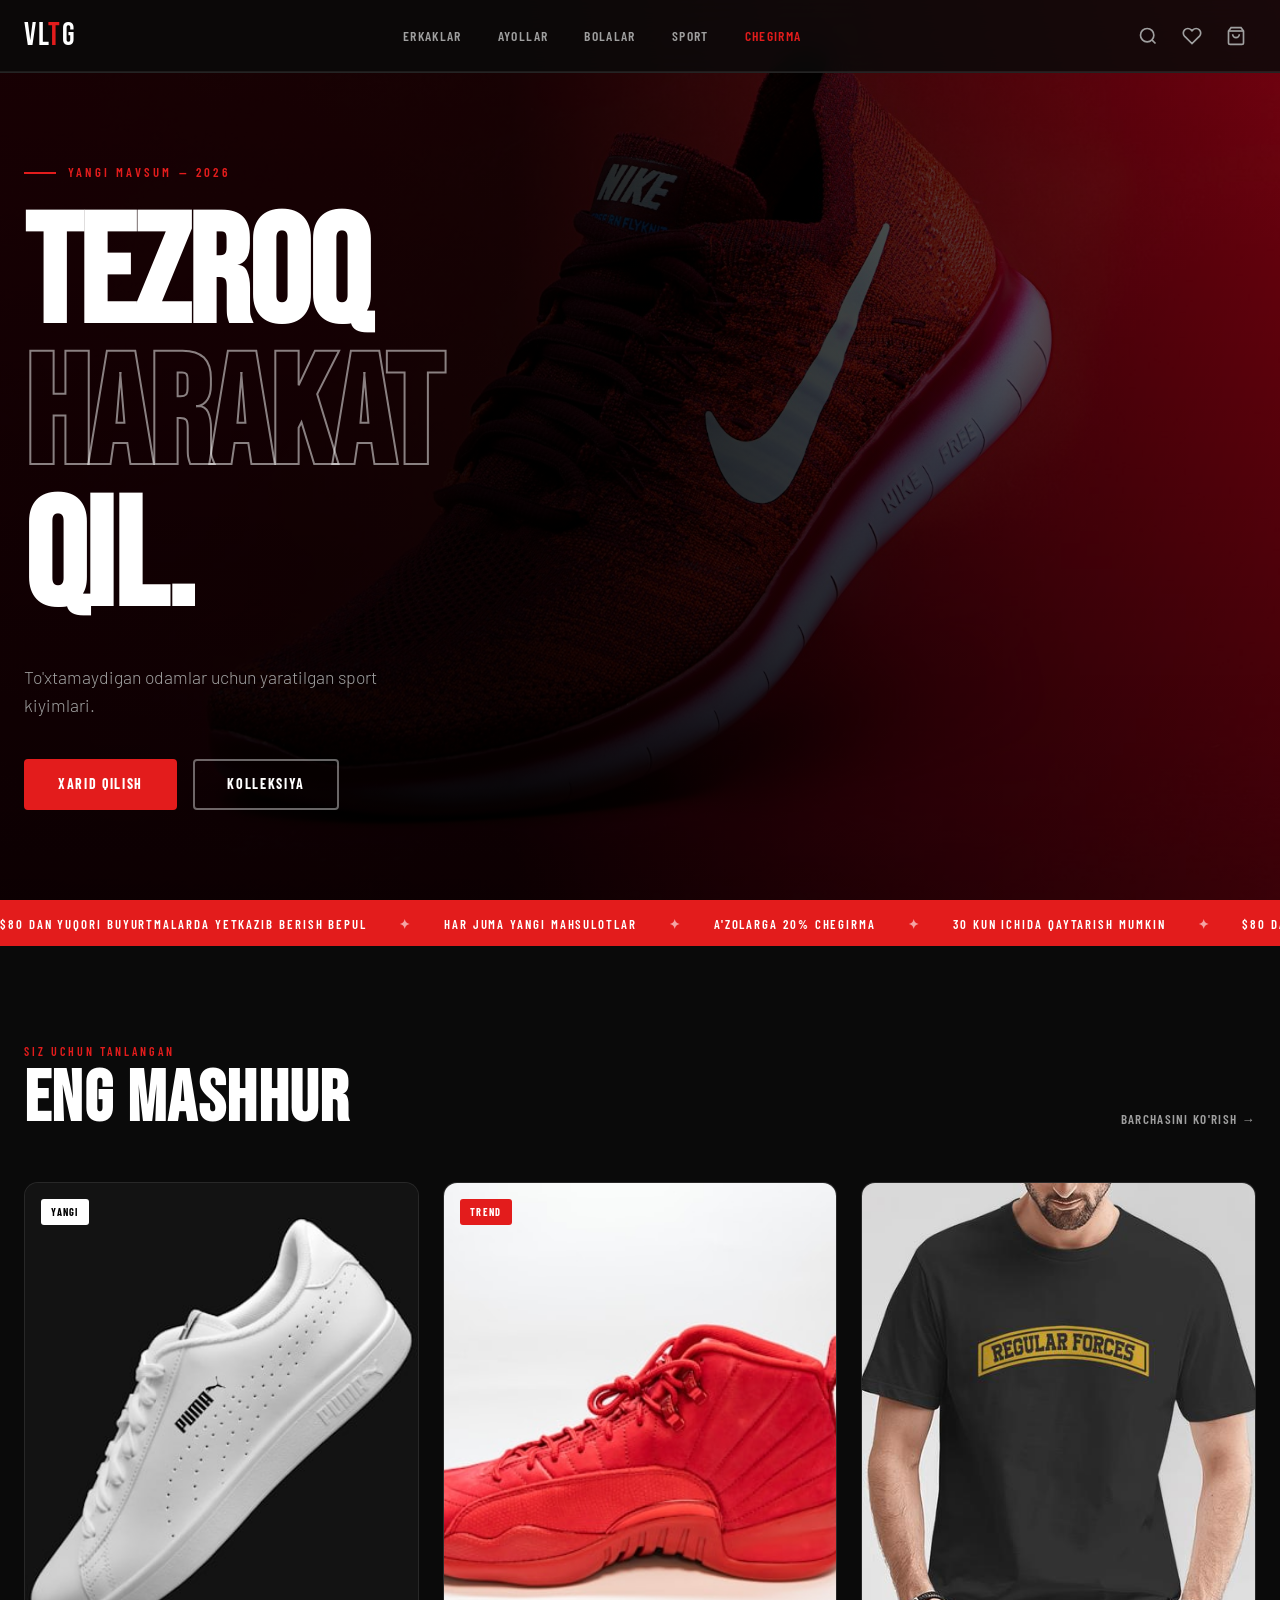
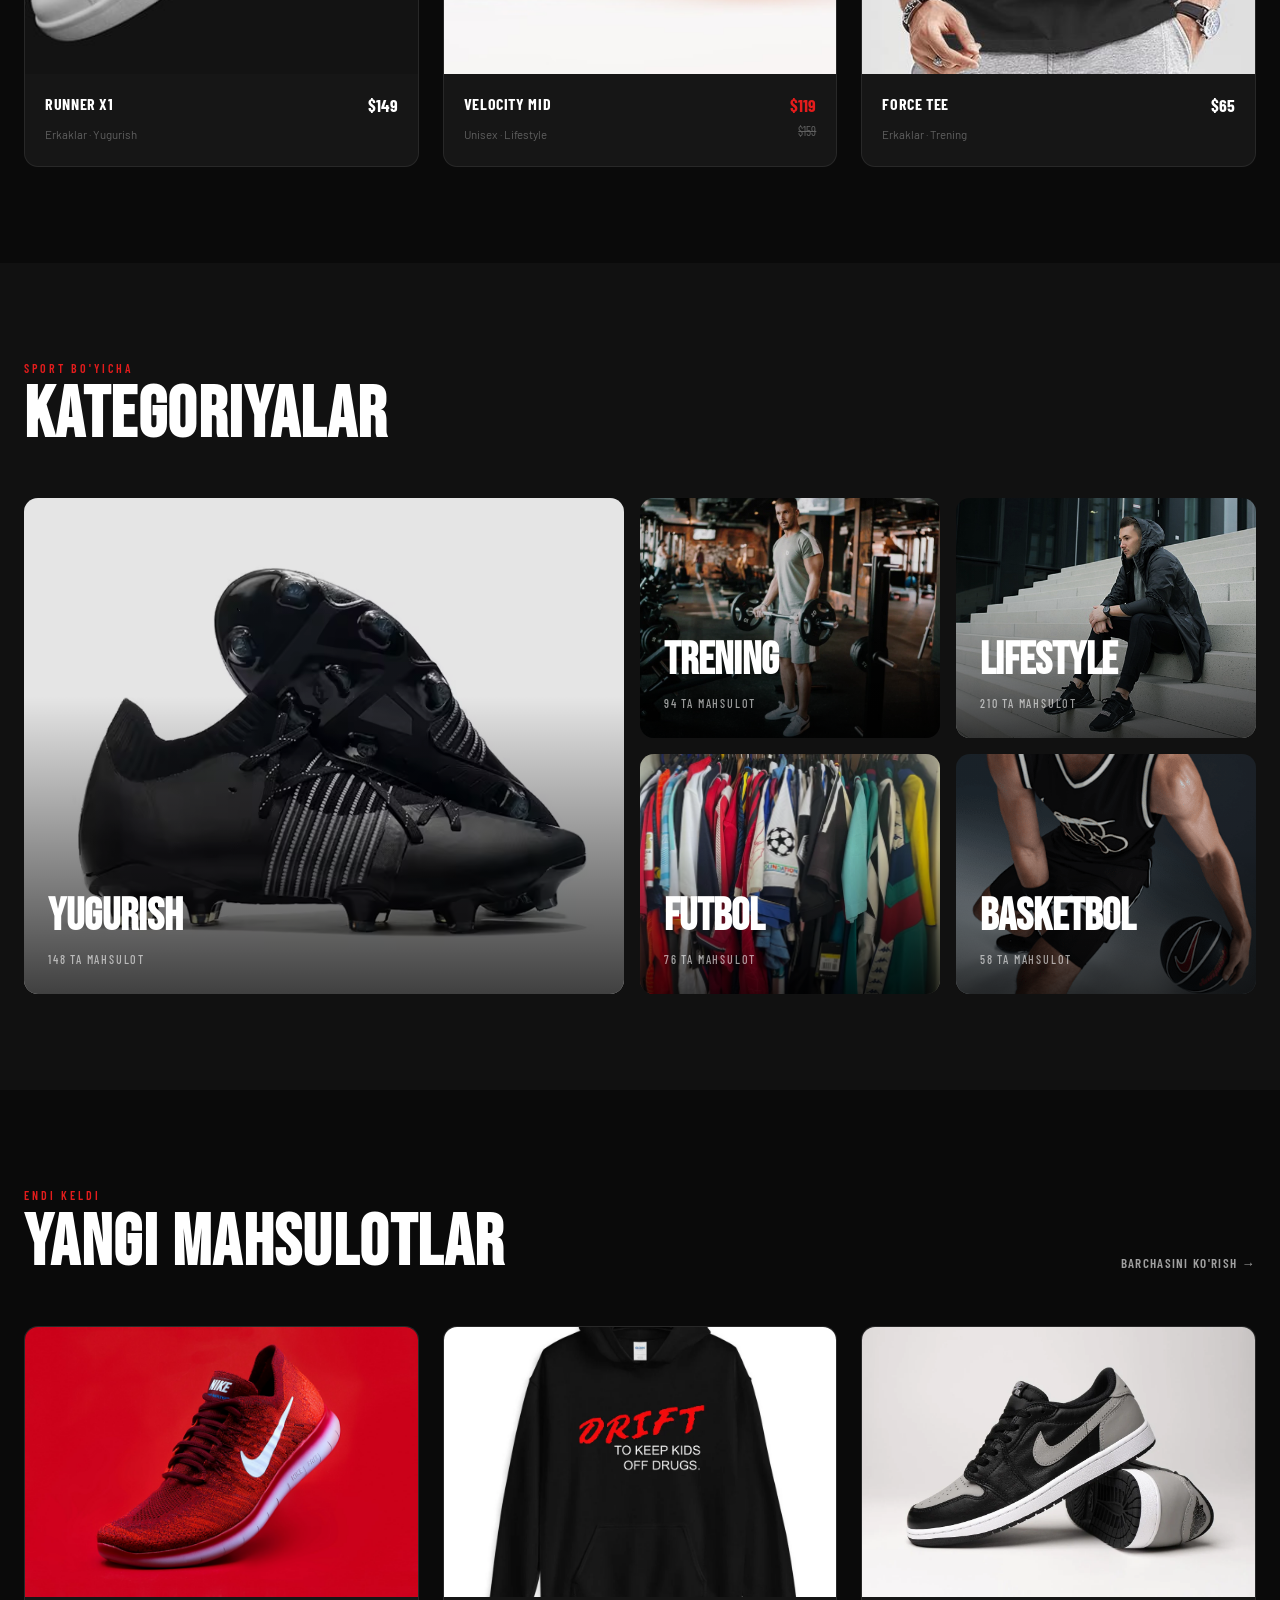
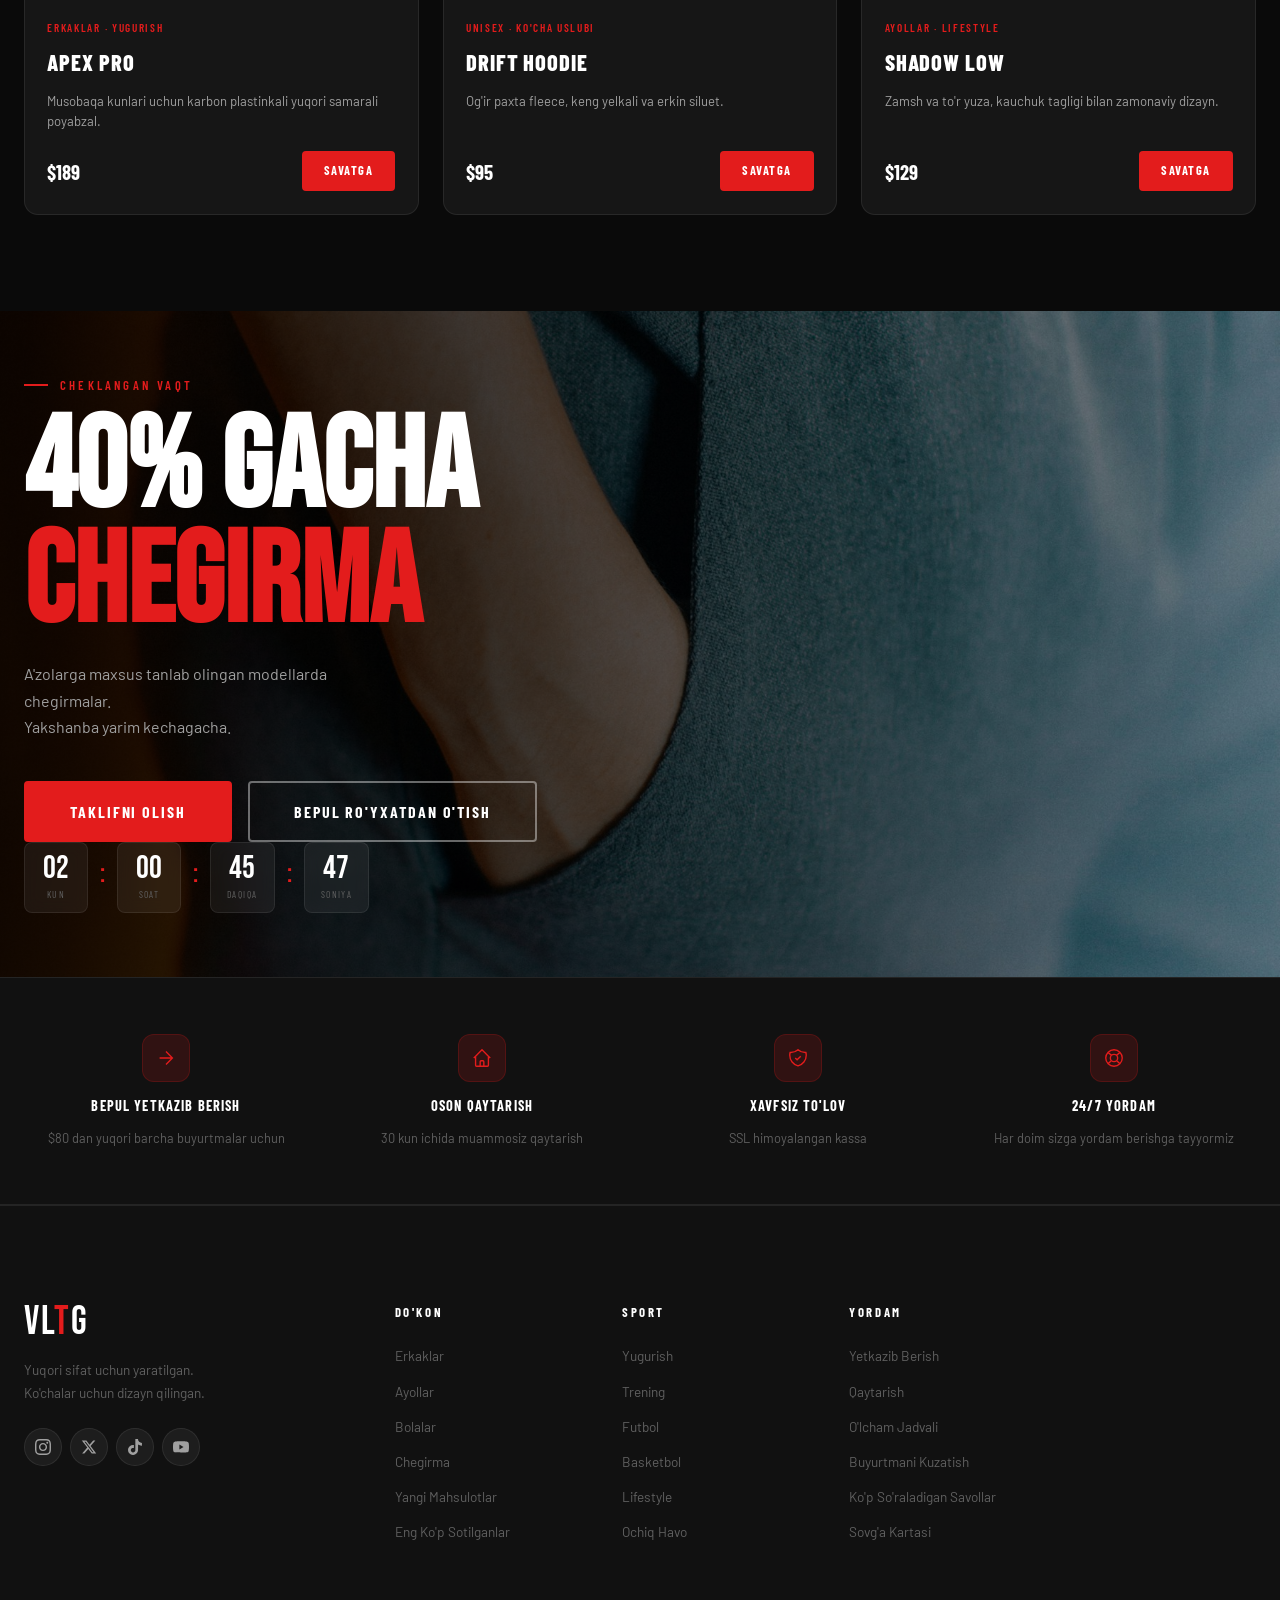
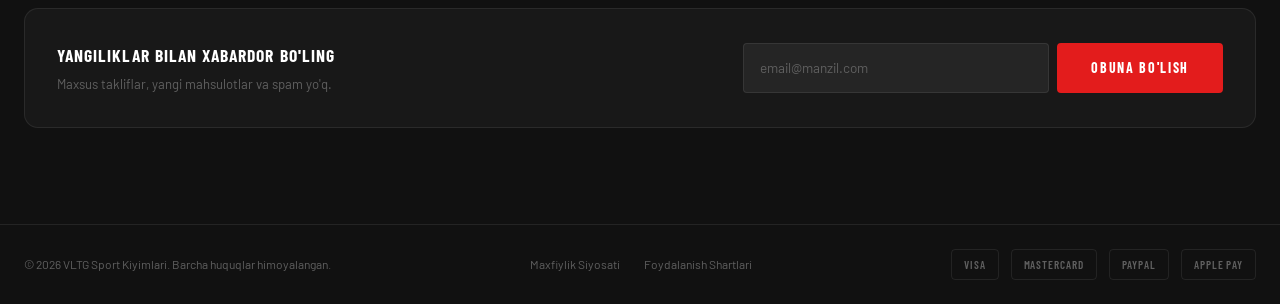
<file: index.html>
<!DOCTYPE html>
<html lang="uz">
<head>
  <meta charset="UTF-8" />
  <meta name="viewport" content="width=device-width, initial-scale=1.0" />
  <title>VLTG — Premium Sport Kiyimlari</title>
  <link rel="preconnect" href="https://fonts.gstatic.com" crossorigin />
  <link href="https://fonts.googleapis.com/css2?family=Bebas+Neue&family=Barlow:wght@300;400;500;600;700&family=Barlow+Condensed:wght@400;600;700;800&display=swap" rel="stylesheet" />
  <link rel="stylesheet" href="style.css" />
  <link rel="stylesheet" href="components.css" />
</head>
<body>

  <!-- ==============================
       HEADER
       ============================== -->
  <header class="site-header">
    <div class="header-inner">

      <input type="checkbox" id="nav-toggle" class="nav-toggle-checkbox" />

      <a href="index.html" class="logo">VL<span>T</span>G</a>

      <nav class="main-nav">
        <ul class="nav-list">
          <li><a href="erkaklar.html" class="nav-link">Erkaklar</a></li>
          <li><a href="ayollar.html" class="nav-link">Ayollar</a></li>
          <li><a href="bolalar.html" class="nav-link">Bolalar</a></li>
          <li><a href="sport.html" class="nav-link">Sport</a></li>
          <li><a href="chegirma.html" class="nav-link nav-link--sale">Chegirma</a></li>
        </ul>
      </nav>

      <div class="header-actions">
        <a href="#" class="header-icon" data-open-search aria-label="Qidirish">
          <svg viewBox="0 0 24 24" fill="none" stroke="currentColor" stroke-width="2"><circle cx="11" cy="11" r="8"/><path d="m21 21-4.35-4.35"/></svg>
        </a>
        <a href="#" class="header-icon cart-icon" data-open-cart aria-label="Savat">
          <svg viewBox="0 0 24 24" fill="none" stroke="currentColor" stroke-width="2"><path d="M6 2 3 6v14a2 2 0 0 0 2 2h14a2 2 0 0 0 2-2V6l-3-4z"/><line x1="3" y1="6" x2="21" y2="6"/><path d="M16 10a4 4 0 0 1-8 0"/></svg>
          <span class="cart-badge is-empty" data-cart-count>0</span>
        </a>
        <label for="nav-toggle" class="hamburger" aria-label="Menyu">
          <span></span><span></span><span></span>
        </label>
      </div>

    </div>

    <!-- Mobil menyu -->
    <div class="mobile-nav">
      <ul class="mobile-nav-list">
        <li><a href="erkaklar.html">Erkaklar</a></li>
        <li><a href="ayollar.html">Ayollar</a></li>
        <li><a href="bolalar.html">Bolalar</a></li>
        <li><a href="sport.html">Sport</a></li>
        <li><a href="chegirma.html" class="sale-link">Chegirma</a></li>
        <li class="mobile-nav-divider"></li>
        <li><a href="#" data-open-search>Qidirish</a></li>
        <li><a href="#" data-open-cart>Savat (<span data-cart-count>0</span>)</a></li>
      </ul>
    </div>
  </header>

  <main>

    <!-- ==============================
         HERO
         ============================== -->
    <section class="hero">
      <div class="hero-bg">
        <img
          src="img/fon_krasofkasi.jpg"
          alt="Sport krossovkalar"
          class="hero-img"
        />
        <div class="hero-overlay"></div>
      </div>
      <div class="hero-content">
        <p class="hero-eyebrow">Yangi Mavsum — 2026</p>
        <h1 class="hero-title">
          TEZROQ<br />
          <em>HARAKAT</em><br />
          QIL.
        </h1>
        <p class="hero-subtitle">To'xtamaydigan odamlar uchun yaratilgan sport kiyimlari.</p>
        <div class="hero-cta-group">
          <a href="#mahsulotlar" class="btn btn--primary">Xarid Qilish</a>
          <a href="#kategoriyalar" class="btn btn--ghost">Kolleksiya</a>
        </div>
      </div>
    </section>

    <!-- ==============================
         TICKER
         ============================== -->
    <div class="ticker-wrap" aria-hidden="true">
      <div class="ticker-track">
        <span>$80 dan yuqori buyurtmalarda yetkazib berish bepul</span>
        <span class="ticker-dot">✦</span>
        <span>Har juma yangi mahsulotlar</span>
        <span class="ticker-dot">✦</span>
        <span>A'zolarga 20% chegirma</span>
        <span class="ticker-dot">✦</span>
        <span>30 kun ichida qaytarish mumkin</span>
        <span class="ticker-dot">✦</span>
        <span>$80 dan yuqori buyurtmalarda yetkazib berish bepul</span>
        <span class="ticker-dot">✦</span>
        <span>Har juma yangi mahsulotlar</span>
        <span class="ticker-dot">✦</span>
        <span>A'zolarga 20% chegirma</span>
        <span class="ticker-dot">✦</span>
        <span>30 kun ichida qaytarish mumkin</span>
        <span class="ticker-dot">✦</span>
      </div>
    </div>

    <!-- ==============================
         MAHSULOTLAR
         ============================== -->
    <section class="section products-section" id="mahsulotlar">
      <div class="container">
        <header class="section-header">
          <p class="section-eyebrow">Siz Uchun Tanlangan</p>
          <h2 class="section-title">Eng Mashhur</h2>
          <a href="sport.html" class="section-link">Barchasini Ko'rish →</a>
        </header>

        <div class="products-grid">

          <article class="product-card">
            <div class="product-card__media">
              <img src="img/RunnerX1.jpg" alt="Runner X1" loading="lazy" />
              <div class="product-card__badges">
                <span class="badge badge--new">Yangi</span>
              </div>
              <div class="product-card__overlay">
                <a href="#" class="btn btn--overlay">Savatga Qo'shish</a>
              </div>
            </div>
            <div class="product-card__info">
              <div class="product-card__meta">
                <h3 class="product-card__name">Runner X1</h3>
                <span class="product-card__category">Erkaklar · Yugurish</span>
              </div>
              <span class="product-card__price">$149</span>
            </div>
          </article>

          <article class="product-card">
            <div class="product-card__media">
              <img src="img/VelocityMid.jpg" alt="Velocity Mid" loading="lazy" />
              <div class="product-card__badges">
                <span class="badge badge--hot">Trend</span>
              </div>
              <div class="product-card__overlay">
                <a href="#" class="btn btn--overlay">Savatga Qo'shish</a>
              </div>
            </div>
            <div class="product-card__info">
              <div class="product-card__meta">
                <h3 class="product-card__name">Velocity Mid</h3>
                <span class="product-card__category">Unisex · Lifestyle</span>
              </div>
              <div class="product-card__pricing">
                <span class="product-card__price product-card__price--sale">$119</span>
                <span class="product-card__price-original">$159</span>
              </div>
            </div>
          </article>

          <article class="product-card">
            <div class="product-card__media">
              <img src="img/ForceTee.jpg" alt="Force Tee" loading="lazy" />
              <div class="product-card__overlay">
                <a href="#" class="btn btn--overlay">Savatga Qo'shish</a>
              </div>
            </div>
            <div class="product-card__info">
              <div class="product-card__meta">
                <h3 class="product-card__name">Force Tee</h3>
                <span class="product-card__category">Erkaklar · Trening</span>
              </div>
              <span class="product-card__price">$65</span>
            </div>
          </article>

        </div>
      </div>
    </section>

    <!-- ==============================
         KATEGORIYALAR
         ============================== -->
    <section class="section categories-section" id="kategoriyalar">
      <div class="container">
        <header class="section-header">
          <p class="section-eyebrow">Sport Bo'yicha</p>
          <h2 class="section-title">Kategoriyalar</h2>
        </header>

        <div class="categories-grid">

          <a href="sport.html#yugurish" class="cat-card cat-card--large">
            <img src="img/FutureStarB.avif" alt="Yugurish" loading="lazy" />
            <div class="cat-card__overlay"></div>
            <div class="cat-card__content">
              <h3 class="cat-card__title">Yugurish</h3>
              <span class="cat-card__count">148 ta mahsulot</span>
            </div>
          </a>

          <a href="sport.html#trening" class="cat-card">
            <img src="img/Trainig.webp" alt="Trening" loading="lazy" />
            <div class="cat-card__overlay"></div>
            <div class="cat-card__content">
              <h3 class="cat-card__title">Trening</h3>
              <span class="cat-card__count">94 ta mahsulot</span>
            </div>
          </a>

          <a href="erkaklar.html#lifestyle" class="cat-card">
            <img src="img/LIfeStyle.jpg" alt="Lifestyle" loading="lazy" />
            <div class="cat-card__overlay"></div>
            <div class="cat-card__content">
              <h3 class="cat-card__title">Lifestyle</h3>
              <span class="cat-card__count">210 ta mahsulot</span>
            </div>
          </a>

          <a href="sport.html#futbol" class="cat-card">
            <img src="img/Football.webp" alt="Futbol" loading="lazy" />
            <div class="cat-card__overlay"></div>
            <div class="cat-card__content">
              <h3 class="cat-card__title">Futbol</h3>
              <span class="cat-card__count">76 ta mahsulot</span>
            </div>
          </a>

          <a href="sport.html#basketbol" class="cat-card">
            <img src="img/basketball.webp" alt="Basketbol" loading="lazy" />
            <div class="cat-card__overlay"></div>
            <div class="cat-card__content">
              <h3 class="cat-card__title">Basketbol</h3>
              <span class="cat-card__count">58 ta mahsulot</span>
            </div>
          </a>

        </div>
      </div>
    </section>

    <!-- ==============================
         YANGI MAHSULOTLAR
         ============================== -->
    <section class="section arrivals-section" id="yangilar">
      <div class="container">
        <header class="section-header">
          <p class="section-eyebrow">Endi Keldi</p>
          <h2 class="section-title">Yangi Mahsulotlar</h2>
          <a href="erkaklar.html" class="section-link">Barchasini Ko'rish →</a>
        </header>

        <div class="arrivals-grid">

          <article class="arrival-card">
            <div class="arrival-card__media">
              <img src="img/fon_krasofkasi.jpg" alt="Apex Pro" loading="lazy" />
              <div class="arrival-card__overlay">
                <a href="#" class="btn btn--overlay">Ko'rish</a>
              </div>
            </div>
            <div class="arrival-card__info">
              <span class="arrival-card__tag">Erkaklar · Yugurish</span>
              <h3 class="arrival-card__name">Apex Pro</h3>
              <p class="arrival-card__desc">Musobaqa kunlari uchun karbon plastinkali yuqori samarali poyabzal.</p>
              <div class="arrival-card__footer">
                <span class="arrival-card__price">$189</span>
                <a href="#" class="btn btn--sm">Savatga</a>
              </div>
            </div>
          </article>

          <article class="arrival-card">
            <div class="arrival-card__media">
              <img src="img/driftHoodie.webp" alt="Drift Hoodie" loading="lazy" />
              <div class="arrival-card__overlay">
                <a href="#" class="btn btn--overlay">Ko'rish</a>
              </div>
            </div>
            <div class="arrival-card__info">
              <span class="arrival-card__tag">Unisex · Ko'cha uslubi</span>
              <h3 class="arrival-card__name">Drift Hoodie</h3>
              <p class="arrival-card__desc">Og'ir paxta fleece, keng yelkali va erkin siluet.</p>
              <div class="arrival-card__footer">
                <span class="arrival-card__price">$95</span>
                <a href="#" class="btn btn--sm">Savatga</a>
              </div>
            </div>
          </article>

          <article class="arrival-card">
            <div class="arrival-card__media">
              <img src="img/ShadowLow.webp" alt="Shadow Low" loading="lazy" />
              <div class="arrival-card__overlay">
                <a href="#" class="btn btn--overlay">Ko'rish</a>
              </div>
            </div>
            <div class="arrival-card__info">
              <span class="arrival-card__tag">Ayollar · Lifestyle</span>
              <h3 class="arrival-card__name">Shadow Low</h3>
              <p class="arrival-card__desc">Zamsh va to'r yuza, kauchuk tagligi bilan zamonaviy dizayn.</p>
              <div class="arrival-card__footer">
                <span class="arrival-card__price">$129</span>
                <a href="#" class="btn btn--sm">Savatga</a>
              </div>
            </div>
          </article>

        </div>
      </div>
    </section>

    <!-- ==============================
         PROMO BANNER
         ============================== -->
    <section class="promo-banner">
      <div class="promo-banner__bg">
        <img src="img/Promobanner.jpg" alt="" aria-hidden="true" loading="lazy" />
        <div class="promo-banner__overlay"></div>
      </div>
      <div class="promo-banner__content">
        <p class="promo-banner__eyebrow">Cheklangan Vaqt</p>
        <h2 class="promo-banner__title">40% GACHA<br /><em>CHEGIRMA</em></h2>
        <p class="promo-banner__subtitle">
          A'zolarga maxsus tanlab olingan modellarda chegirmalar.<br />Yakshanba yarim kechagacha.
        </p>
        <div class="promo-banner__cta">
          <a href="chegirma.html" class="btn btn--primary btn--lg">Taklifni Olish</a>
          <a href="#" class="btn btn--ghost btn--lg" data-register>Bepul Ro'yxatdan O'tish</a>
        </div>
        <div class="promo-countdown">
          <div class="countdown-unit">
            <span class="countdown-num">02</span>
            <span class="countdown-label">Kun</span>
          </div>
          <span class="countdown-sep">:</span>
          <div class="countdown-unit">
            <span class="countdown-num">18</span>
            <span class="countdown-label">Soat</span>
          </div>
          <span class="countdown-sep">:</span>
          <div class="countdown-unit">
            <span class="countdown-num">44</span>
            <span class="countdown-label">Daqiqa</span>
          </div>
          <span class="countdown-sep">:</span>
          <div class="countdown-unit">
            <span class="countdown-num">09</span>
            <span class="countdown-label">Soniya</span>
          </div>
        </div>
      </div>
    </section>

    <!-- ==============================
         AFZALLIKLAR
         ============================== -->
    <section class="values-strip">
      <div class="container">
        <div class="values-grid">
          <div class="value-item">
            <div class="value-item__icon">
              <svg viewBox="0 0 24 24" fill="none" stroke="currentColor" stroke-width="1.5"><path d="M5 12h14M12 5l7 7-7 7"/></svg>
            </div>
            <h4 class="value-item__title">Bepul Yetkazib Berish</h4>
            <p class="value-item__desc">$80 dan yuqori barcha buyurtmalar uchun</p>
          </div>
          <div class="value-item">
            <div class="value-item__icon">
              <svg viewBox="0 0 24 24" fill="none" stroke="currentColor" stroke-width="1.5"><path d="M3 12l2-2m0 0l7-7 7 7M5 10v10a1 1 0 001 1h3m10-11l2 2m-2-2v10a1 1 0 01-1 1h-3m-6 0a1 1 0 001-1v-4a1 1 0 011-1h2a1 1 0 011 1v4a1 1 0 001 1m-6 0h6"/></svg>
            </div>
            <h4 class="value-item__title">Oson Qaytarish</h4>
            <p class="value-item__desc">30 kun ichida muammosiz qaytarish</p>
          </div>
          <div class="value-item">
            <div class="value-item__icon">
              <svg viewBox="0 0 24 24" fill="none" stroke="currentColor" stroke-width="1.5"><path d="M9 12l2 2 4-4m5.618-4.016A11.955 11.955 0 0112 2.944a11.955 11.955 0 01-8.618 3.04A12.02 12.02 0 003 9c0 5.591 3.824 10.29 9 11.622 5.176-1.332 9-6.03 9-11.622 0-1.042-.133-2.052-.382-3.016z"/></svg>
            </div>
            <h4 class="value-item__title">Xavfsiz To'lov</h4>
            <p class="value-item__desc">SSL himoyalangan kassa</p>
          </div>
          <div class="value-item">
            <div class="value-item__icon">
              <svg viewBox="0 0 24 24" fill="none" stroke="currentColor" stroke-width="1.5"><path d="M18.364 5.636l-3.536 3.536m0 5.656l3.536 3.536M9.172 9.172L5.636 5.636m3.536 9.192l-3.536 3.536M21 12a9 9 0 11-18 0 9 9 0 0118 0zm-5 0a4 4 0 11-8 0 4 4 0 018 0z"/></svg>
            </div>
            <h4 class="value-item__title">24/7 Yordam</h4>
            <p class="value-item__desc">Har doim sizga yordam berishga tayyormiz</p>
          </div>
        </div>
      </div>
    </section>

  </main>

  <!-- ==============================
       FOOTER
       ============================== -->
  <footer class="site-footer">
    <div class="footer-top">
      <div class="container">
        <div class="footer-grid">

          <div class="footer-col footer-col--brand">
            <a href="index.html" class="logo footer-logo">VL<span>T</span>G</a>
            <p class="footer-tagline">Yuqori sifat uchun yaratilgan.<br />Ko'chalar uchun dizayn qilingan.</p>
            <div class="footer-social">
              <a href="#" class="social-link" aria-label="Instagram">
                <svg viewBox="0 0 24 24" fill="currentColor"><path d="M12 2.163c3.204 0 3.584.012 4.85.07 3.252.148 4.771 1.691 4.919 4.919.058 1.265.069 1.645.069 4.849 0 3.205-.012 3.584-.069 4.849-.149 3.225-1.664 4.771-4.919 4.919-1.266.058-1.644.07-4.85.07-3.204 0-3.584-.012-4.849-.07-3.26-.149-4.771-1.699-4.919-4.92-.058-1.265-.07-1.644-.07-4.849 0-3.204.013-3.583.07-4.849.149-3.227 1.664-4.771 4.919-4.919 1.266-.057 1.645-.069 4.849-.069zm0-2.163c-3.259 0-3.667.014-4.947.072-4.358.2-6.78 2.618-6.98 6.98-.059 1.281-.073 1.689-.073 4.948 0 3.259.014 3.668.072 4.948.2 4.358 2.618 6.78 6.98 6.98 1.281.058 1.689.072 4.948.072 3.259 0 3.668-.014 4.948-.072 4.354-.2 6.782-2.618 6.979-6.98.059-1.28.073-1.689.073-4.948 0-3.259-.014-3.667-.072-4.947-.196-4.354-2.617-6.78-6.979-6.98-1.281-.059-1.69-.073-4.949-.073zm0 5.838c-3.403 0-6.162 2.759-6.162 6.162s2.759 6.163 6.162 6.163 6.162-2.759 6.162-6.163c0-3.403-2.759-6.162-6.162-6.162zm0 10.162c-2.209 0-4-1.79-4-4 0-2.209 1.791-4 4-4s4 1.791 4 4c0 2.21-1.791 4-4 4zm6.406-11.845c-.796 0-1.441.645-1.441 1.44s.645 1.44 1.441 1.44c.795 0 1.439-.645 1.439-1.44s-.644-1.44-1.439-1.44z"/></svg>
              </a>
              <a href="#" class="social-link" aria-label="Twitter">
                <svg viewBox="0 0 24 24" fill="currentColor"><path d="M18.244 2.25h3.308l-7.227 8.26 8.502 11.24H16.17l-5.214-6.817L4.99 21.75H1.68l7.73-8.835L1.254 2.25H8.08l4.713 6.231zm-1.161 17.52h1.833L7.084 4.126H5.117z"/></svg>
              </a>
              <a href="#" class="social-link" aria-label="TikTok">
                <svg viewBox="0 0 24 24" fill="currentColor"><path d="M12.525.02c1.31-.02 2.61-.01 3.91-.02.08 1.53.63 3.09 1.75 4.17 1.12 1.11 2.7 1.62 4.24 1.79v4.03c-1.44-.05-2.89-.35-4.2-.97-.57-.26-1.1-.59-1.62-.93-.01 2.92.01 5.84-.02 8.75-.08 1.4-.54 2.79-1.35 3.94-1.31 1.92-3.58 3.17-5.91 3.21-1.43.08-2.86-.31-4.08-1.03-2.02-1.19-3.44-3.37-3.65-5.71-.02-.5-.03-1-.01-1.49.18-1.9 1.12-3.72 2.58-4.96 1.66-1.44 3.98-2.13 6.15-1.72.02 1.48-.04 2.96-.04 4.44-.99-.32-2.15-.23-3.02.37-.63.41-1.11 1.04-1.36 1.75-.21.51-.15 1.07-.14 1.61.24 1.64 1.82 3.02 3.5 2.87 1.12-.01 2.19-.66 2.77-1.61.19-.33.4-.67.41-1.06.1-1.79.06-3.57.07-5.36.01-4.03-.01-8.05.02-12.07z"/></svg>
              </a>
              <a href="#" class="social-link" aria-label="YouTube">
                <svg viewBox="0 0 24 24" fill="currentColor"><path d="M23.498 6.186a3.016 3.016 0 0 0-2.122-2.136C19.505 3.545 12 3.545 12 3.545s-7.505 0-9.377.505A3.017 3.017 0 0 0 .502 6.186C0 8.07 0 12 0 12s0 3.93.502 5.814a3.016 3.016 0 0 0 2.122 2.136c1.871.505 9.376.505 9.376.505s7.505 0 9.377-.505a3.015 3.015 0 0 0 2.122-2.136C24 15.93 24 12 24 12s0-3.93-.502-5.814zM9.545 15.568V8.432L15.818 12l-6.273 3.568z"/></svg>
              </a>
            </div>
          </div>

          <div class="footer-col">
            <h5 class="footer-col__title">Do'kon</h5>
            <ul class="footer-links">
              <li><a href="erkaklar.html">Erkaklar</a></li>
              <li><a href="ayollar.html">Ayollar</a></li>
              <li><a href="bolalar.html">Bolalar</a></li>
              <li><a href="chegirma.html">Chegirma</a></li>
              <li><a href="index.html#yangilar">Yangi Mahsulotlar</a></li>
              <li><a href="index.html#mahsulotlar">Eng Ko'p Sotilganlar</a></li>
            </ul>
          </div>

          <div class="footer-col">
            <h5 class="footer-col__title">Sport</h5>
            <ul class="footer-links">
              <li><a href="sport.html#yugurish">Yugurish</a></li>
              <li><a href="sport.html#trening">Trening</a></li>
              <li><a href="sport.html#futbol">Futbol</a></li>
              <li><a href="sport.html#basketbol">Basketbol</a></li>
              <li><a href="erkaklar.html#lifestyle">Lifestyle</a></li>
              <li><a href="#">Ochiq Havo</a></li>
            </ul>
          </div>

          <div class="footer-col">
            <h5 class="footer-col__title">Yordam</h5>
            <ul class="footer-links">
              <li><a href="#">Yetkazib Berish</a></li>
              <li><a href="#">Qaytarish</a></li>
              <li><a href="#">O'lcham Jadvali</a></li>
              <li><a href="#">Buyurtmani Kuzatish</a></li>
              <li><a href="#">Ko'p So'raladigan Savollar</a></li>
              <li><a href="#">Sovg'a Kartasi</a></li>
            </ul>
          </div>

        </div>

        <div class="footer-newsletter">
          <div class="newsletter-text">
            <h5>Yangiliklar Bilan Xabardor Bo'ling</h5>
            <p>Maxsus takliflar, yangi mahsulotlar va spam yo'q.</p>
          </div>
          <div class="newsletter-form">
            <input type="email" placeholder="email@manzil.com" class="newsletter-input" aria-label="Email manzil" />
            <a href="#" class="btn btn--primary">Obuna Bo'lish</a>
          </div>
        </div>

      </div>
    </div>

    <div class="footer-bottom">
      <div class="container footer-bottom-inner">
        <p class="footer-legal">&copy; 2026 VLTG Sport Kiyimlari. Barcha huquqlar himoyalangan.</p>
        <div class="footer-legal-links">
          <a href="#">Maxfiylik Siyosati</a>
          <a href="#">Foydalanish Shartlari</a>
        </div>
        <div class="footer-payments">
          <span>Visa</span><span>Mastercard</span><span>PayPal</span><span>Apple Pay</span>
        </div>
      </div>
    </div>
  </footer>

  <script src="products.js"></script>
  <script src="main.js"></script>
  <script src="home.js"></script>
</body>
</html>
</file>
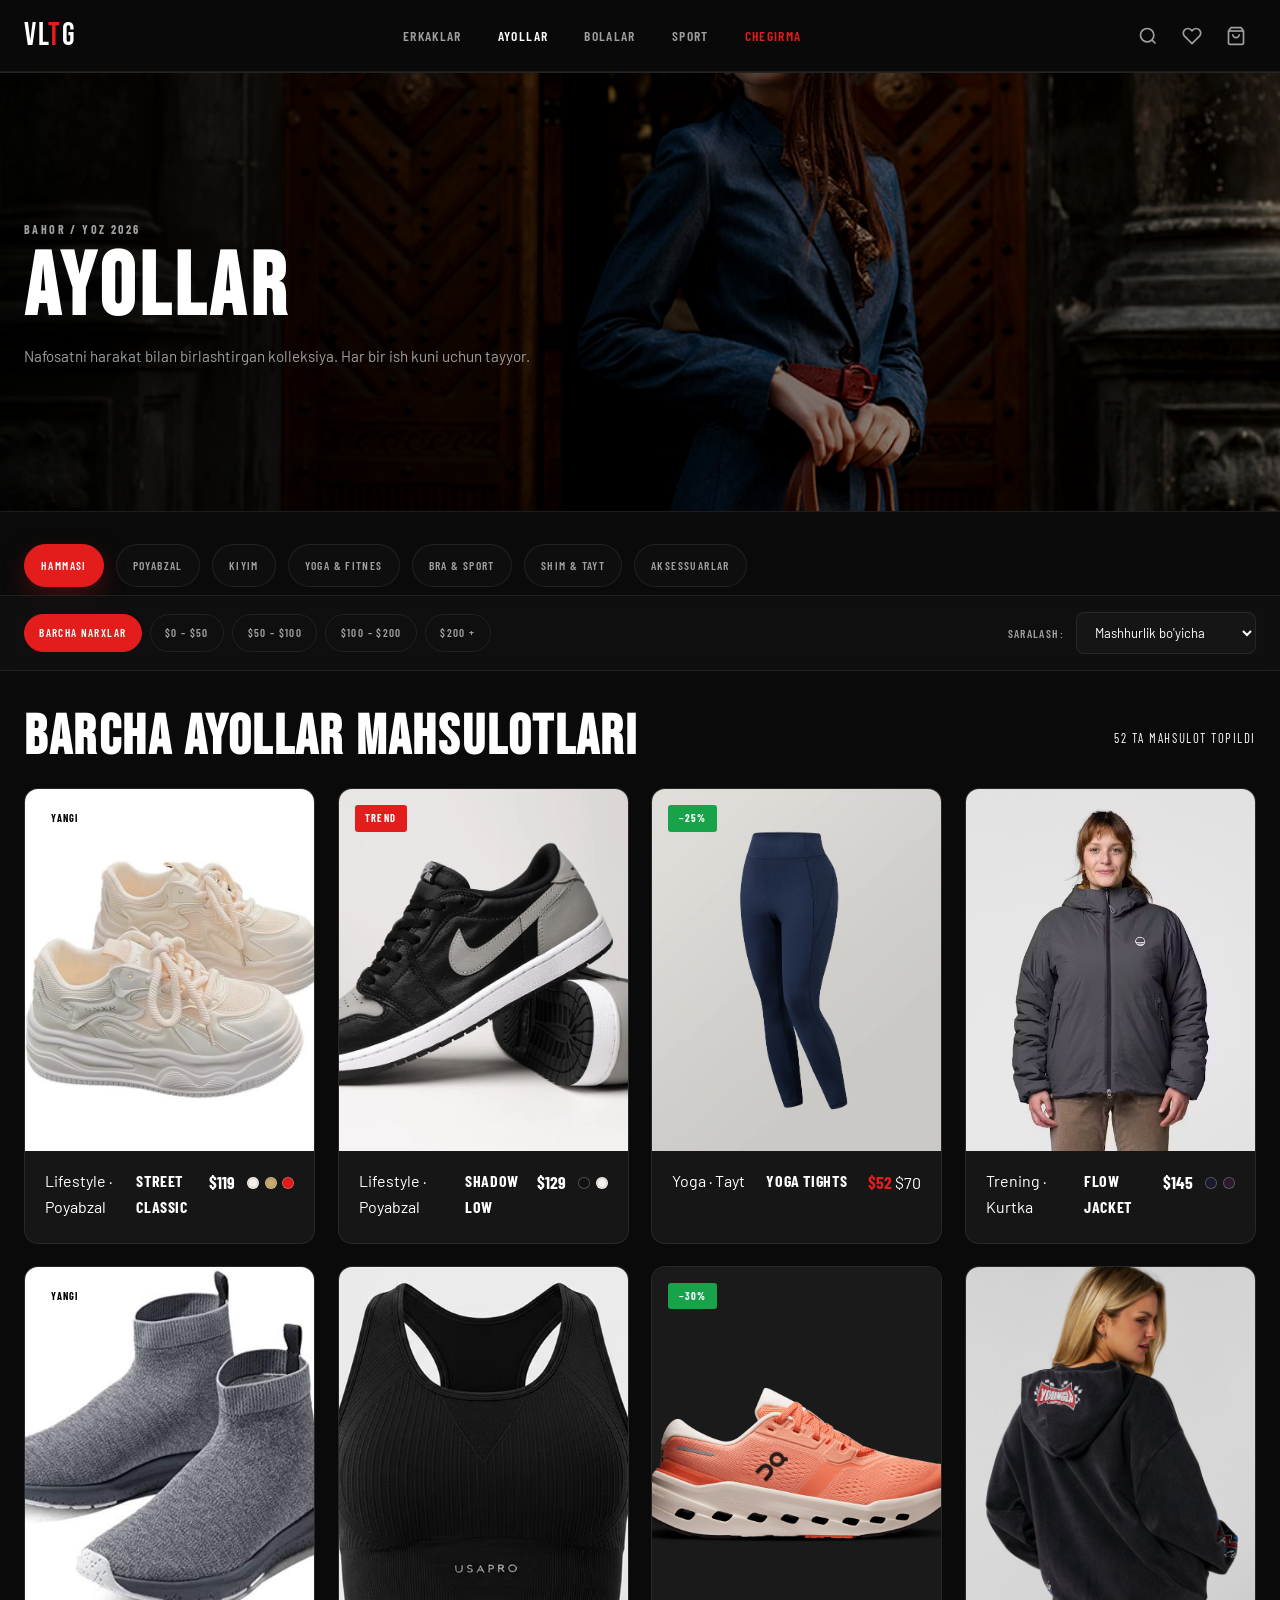
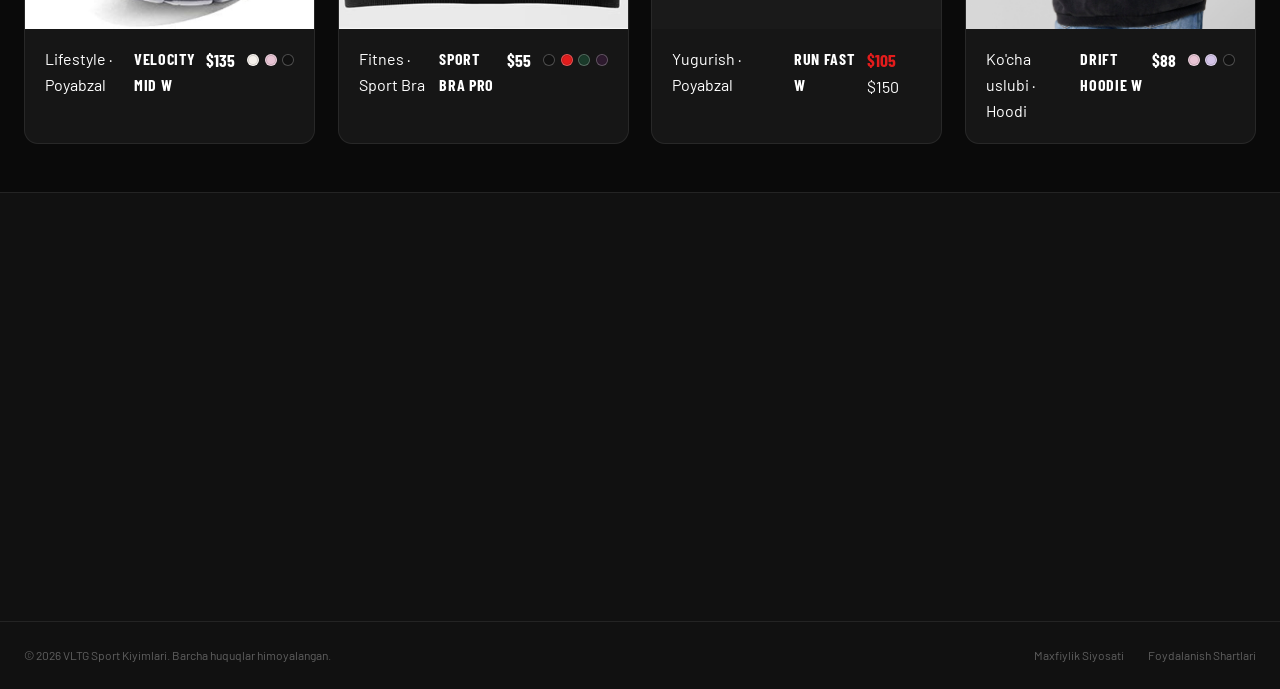
<file: ayollar.html>
<!DOCTYPE html>
<html lang="uz">
<head>
  <meta charset="UTF-8" />
  <meta name="viewport" content="width=device-width, initial-scale=1.0" />
  <title>Ayollar — VLTG</title>
  <link rel="preconnect" href="https://fonts.gstatic.com" crossorigin />
  <link href="https://fonts.googleapis.com/css2?family=Bebas+Neue&family=Barlow:wght@300;400;500;600;700&family=Barlow+Condensed:wght@400;600;700;800&display=swap" rel="stylesheet" />
  <link rel="stylesheet" href="style.css" />
  <link rel="stylesheet" href="components.css" />
</head>
<body>

  <!-- HEADER -->
  <header class="site-header">
    <div class="header-inner">
      <input type="checkbox" id="nav-toggle" class="nav-toggle-checkbox" />
      <a href="index.html" class="logo">VL<span>T</span>G</a>
      <nav class="main-nav">
        <ul class="nav-list">
          <li><a href="erkaklar.html" class="nav-link">Erkaklar</a></li>
          <li><a href="ayollar.html" class="nav-link active">Ayollar</a></li>
          <li><a href="bolalar.html" class="nav-link">Bolalar</a></li>
          <li><a href="sport.html" class="nav-link">Sport</a></li>
          <li><a href="chegirma.html" class="nav-link nav-link--sale">Chegirma</a></li>
        </ul>
      </nav>
      <div class="header-actions">
        <a href="#" class="header-icon" data-open-search aria-label="Qidirish"><svg viewBox="0 0 24 24" fill="none" stroke="currentColor" stroke-width="2"><circle cx="11" cy="11" r="8"/><path d="m21 21-4.35-4.35"/></svg></a>
        <a href="#" class="header-icon cart-icon" data-open-cart aria-label="Savat">
          <svg viewBox="0 0 24 24" fill="none" stroke="currentColor" stroke-width="2"><path d="M6 2 3 6v14a2 2 0 0 0 2 2h14a2 2 0 0 0 2-2V6l-3-4z"/><line x1="3" y1="6" x2="21" y2="6"/><path d="M16 10a4 4 0 0 1-8 0"/></svg>
          <span class="cart-badge is-empty" data-cart-count>0</span>
        </a>
        <label for="nav-toggle" class="hamburger"><span></span><span></span><span></span></label>
      </div>
    </div>
    <div class="mobile-nav">
      <ul class="mobile-nav-list">
        <li><a href="erkaklar.html">Erkaklar</a></li>
        <li><a href="ayollar.html">Ayollar</a></li>
        <li><a href="bolalar.html">Bolalar</a></li>
        <li><a href="sport.html">Sport</a></li>
        <li><a href="chegirma.html" class="sale-link">Chegirma</a></li>
        <li class="mobile-nav-divider"></li>
        <li><a href="#" data-open-cart>Savat (<span data-cart-count>0</span>)</a></li>
      </ul>
    </div>
  </header>

  <!-- HERO -->
  <section class="page-hero">
    <div class="page-hero__img">
      <img src="img/WomenBackg.jpg" alt="Ayollar kolleksiyasi" />
    </div>
    <div class="page-hero__overlay"></div>
    <div class="page-hero__content">
      <p class="page-hero__eyebrow">Bahor / Yoz 2026</p>
      <h1 class="page-hero__title">AYOLLAR</h1>
      <p class="page-hero__desc">Nafosatni harakat bilan birlashtirgan kolleksiya. Har bir ish kuni uchun tayyor.</p>
    </div>
  </section>

  <main>
    <div class="container">
      <nav class="subcats">
        <a href="#" class="subcat-link active">Hammasi</a>
        <a href="#" class="subcat-link">Poyabzal</a>
        <a href="#" class="subcat-link">Kiyim</a>
        <a href="#" class="subcat-link">Yoga & Fitnes</a>
        <a href="#" class="subcat-link">Bra & Sport</a>
        <a href="#" class="subcat-link">Shim & Tayt</a>
        <a href="#" class="subcat-link">Aksessuarlar</a>
      </nav>
    </div>

    <div class="filter-bar">
      <div class="container filter-bar__inner">
        <div class="filter-chips">
          <button class="chip active">Barcha narxlar</button>
          <button class="chip">$0 – $50</button>
          <button class="chip">$50 – $100</button>
          <button class="chip">$100 – $200</button>
          <button class="chip">$200 +</button>
        </div>
        <div class="filter-sort">
          <span>Saralash:</span>
          <select>
            <option>Mashhurlik bo'yicha</option>
            <option>Narx: past → yuqori</option>
            <option>Narx: yuqori → past</option>
            <option>Eng yangi</option>
          </select>
        </div>
      </div>
    </div>

    <section class="products-section">
      <div class="container">

        <div class="section-head">
          <h2>Barcha Ayollar Mahsulotlari</h2>
          <span style="font-family:var(--font-cond);font-size:0.8rem;color:var(--clr-text-2)">52 ta mahsulot topildi</span>
        </div>

        <div class="products-grid-page">

          <!-- 1 -->
          <article class="product-card">
            <div class="product-card__media">
              <img src="img/StreetClassic.avif" alt="Street Classic" loading="lazy" />
              <div class="product-card__badges"><span class="badge badge--new">Yangi</span></div>
              <div class="product-card__actions">
                <a href="#" class="btn btn--primary btn--sm" style="flex:1">Savatga</a>
                <button class="product-card__fav"><svg viewBox="0 0 24 24" fill="none" stroke="#000" stroke-width="2"><path d="M20.84 4.61a5.5 5.5 0 0 0-7.78 0L12 5.67l-1.06-1.06a5.5 5.5 0 0 0-7.78 7.78l1.06 1.06L12 21.23l7.78-7.78 1.06-1.06a5.5 5.5 0 0 0 0-7.78z"/></svg></button>
              </div>
            </div>
            <div class="product-card__info">
              <p class="product-card__cat">Lifestyle · Poyabzal</p>
              <h3 class="product-card__name">Street Classic</h3>
              <div class="product-card__bottom">
                <span class="product-card__price">$119</span>
                <div class="product-card__colors">
                  <span class="color-dot" style="background:#f5f0eb"></span>
                  <span class="color-dot" style="background:#c8a96e"></span>
                  <span class="color-dot" style="background:#e31c1c"></span>
                </div>
              </div>
            </div>
          </article>

          <!-- 2 -->
          <article class="product-card">
            <div class="product-card__media">
              <img src="img/ShadowLow.webp" alt="Shadow Low" loading="lazy" />
              <div class="product-card__badges"><span class="badge badge--hot">Trend</span></div>
              <div class="product-card__actions">
                <a href="#" class="btn btn--primary btn--sm" style="flex:1">Savatga</a>
                <button class="product-card__fav"><svg viewBox="0 0 24 24" fill="none" stroke="#000" stroke-width="2"><path d="M20.84 4.61a5.5 5.5 0 0 0-7.78 0L12 5.67l-1.06-1.06a5.5 5.5 0 0 0-7.78 7.78l1.06 1.06L12 21.23l7.78-7.78 1.06-1.06a5.5 5.5 0 0 0 0-7.78z"/></svg></button>
              </div>
            </div>
            <div class="product-card__info">
              <p class="product-card__cat">Lifestyle · Poyabzal</p>
              <h3 class="product-card__name">Shadow Low</h3>
              <div class="product-card__bottom">
                <span class="product-card__price">$129</span>
                <div class="product-card__colors">
                  <span class="color-dot" style="background:#111"></span>
                  <span class="color-dot" style="background:#f5f0eb"></span>
                </div>
              </div>
            </div>
          </article>

          <!-- 3 -->
          <article class="product-card">
            <div class="product-card__media">
              <img src="img/YogaTights.webp" alt="Yoga Tights" loading="lazy" />
              <div class="product-card__badges"><span class="badge badge--sale">−25%</span></div>
              <div class="product-card__actions">
                <a href="#" class="btn btn--primary btn--sm" style="flex:1">Savatga</a>
                <button class="product-card__fav"><svg viewBox="0 0 24 24" fill="none" stroke="#000" stroke-width="2"><path d="M20.84 4.61a5.5 5.5 0 0 0-7.78 0L12 5.67l-1.06-1.06a5.5 5.5 0 0 0-7.78 7.78l1.06 1.06L12 21.23l7.78-7.78 1.06-1.06a5.5 5.5 0 0 0 0-7.78z"/></svg></button>
              </div>
            </div>
            <div class="product-card__info">
              <p class="product-card__cat">Yoga · Tayt</p>
              <h3 class="product-card__name">Yoga Tights</h3>
              <div class="product-card__bottom">
                <div>
                  <span class="product-card__price product-card__price--sale">$52</span>
                  <span class="product-card__price-orig">$70</span>
                </div>
              </div>
            </div>
          </article>

          <!-- 4 -->
          <article class="product-card">
            <div class="product-card__media">
              <img src="img/FlowJacket.avif" alt="Flow Jacket" loading="lazy" />
              <div class="product-card__actions">
                <a href="#" class="btn btn--primary btn--sm" style="flex:1">Savatga</a>
                <button class="product-card__fav"><svg viewBox="0 0 24 24" fill="none" stroke="#000" stroke-width="2"><path d="M20.84 4.61a5.5 5.5 0 0 0-7.78 0L12 5.67l-1.06-1.06a5.5 5.5 0 0 0-7.78 7.78l1.06 1.06L12 21.23l7.78-7.78 1.06-1.06a5.5 5.5 0 0 0 0-7.78z"/></svg></button>
              </div>
            </div>
            <div class="product-card__info">
              <p class="product-card__cat">Trening · Kurtka</p>
              <h3 class="product-card__name">Flow Jacket</h3>
              <div class="product-card__bottom">
                <span class="product-card__price">$145</span>
                <div class="product-card__colors">
                  <span class="color-dot" style="background:#1a1a2e"></span>
                  <span class="color-dot" style="background:#2d1a2e"></span>
                </div>
              </div>
            </div>
          </article>

          <!-- 5 -->
          <article class="product-card">
            <div class="product-card__media">
              <img src="img/VelocityMidW.jpg" alt="Velocity Mid w" loading="lazy" />
              <div class="product-card__badges"><span class="badge badge--new">Yangi</span></div>
              <div class="product-card__actions">
                <a href="#" class="btn btn--primary btn--sm" style="flex:1">Savatga</a>
                <button class="product-card__fav"><svg viewBox="0 0 24 24" fill="none" stroke="#000" stroke-width="2"><path d="M20.84 4.61a5.5 5.5 0 0 0-7.78 0L12 5.67l-1.06-1.06a5.5 5.5 0 0 0-7.78 7.78l1.06 1.06L12 21.23l7.78-7.78 1.06-1.06a5.5 5.5 0 0 0 0-7.78z"/></svg></button>
              </div>
            </div>
            <div class="product-card__info">
              <p class="product-card__cat">Lifestyle · Poyabzal</p>
              <h3 class="product-card__name">Velocity Mid W</h3>
              <div class="product-card__bottom">
                <span class="product-card__price">$135</span>
                <div class="product-card__colors">
                  <span class="color-dot" style="background:#f5f0eb"></span>
                  <span class="color-dot" style="background:#e8c4d4"></span>
                  <span class="color-dot" style="background:#111"></span>
                </div>
              </div>
            </div>
          </article>

          <!-- 6 -->
          <article class="product-card">
            <div class="product-card__media">
              <img src="img/SportBraPro.avif" alt="Sport Bra Pro" loading="lazy" />
              <div class="product-card__actions">
                <a href="#" class="btn btn--primary btn--sm" style="flex:1">Savatga</a>
                <button class="product-card__fav"><svg viewBox="0 0 24 24" fill="none" stroke="#000" stroke-width="2"><path d="M20.84 4.61a5.5 5.5 0 0 0-7.78 0L12 5.67l-1.06-1.06a5.5 5.5 0 0 0-7.78 7.78l1.06 1.06L12 21.23l7.78-7.78 1.06-1.06a5.5 5.5 0 0 0 0-7.78z"/></svg></button>
              </div>
            </div>
            <div class="product-card__info">
              <p class="product-card__cat">Fitnes · Sport Bra</p>
              <h3 class="product-card__name">Sport Bra Pro</h3>
              <div class="product-card__bottom">
                <span class="product-card__price">$55</span>
                <div class="product-card__colors">
                  <span class="color-dot" style="background:#111"></span>
                  <span class="color-dot" style="background:#e31c1c"></span>
                  <span class="color-dot" style="background:#1a3a2a"></span>
                  <span class="color-dot" style="background:#2d1a2e"></span>
                </div>
              </div>
            </div>
          </article>

          <!-- 7 -->
          <article class="product-card">
            <div class="product-card__media">
              <img src="img/RunFastW.webp" alt="Run Fast W" loading="lazy" />
              <div class="product-card__badges"><span class="badge badge--sale">−30%</span></div>
              <div class="product-card__actions">
                <a href="#" class="btn btn--primary btn--sm" style="flex:1">Savatga</a>
                <button class="product-card__fav"><svg viewBox="0 0 24 24" fill="none" stroke="#000" stroke-width="2"><path d="M20.84 4.61a5.5 5.5 0 0 0-7.78 0L12 5.67l-1.06-1.06a5.5 5.5 0 0 0-7.78 7.78l1.06 1.06L12 21.23l7.78-7.78 1.06-1.06a5.5 5.5 0 0 0 0-7.78z"/></svg></button>
              </div>
            </div>
            <div class="product-card__info">
              <p class="product-card__cat">Yugurish · Poyabzal</p>
              <h3 class="product-card__name">Run Fast W</h3>
              <div class="product-card__bottom">
                <div>
                  <span class="product-card__price product-card__price--sale">$105</span>
                  <span class="product-card__price-orig">$150</span>
                </div>
              </div>
            </div>
          </article>

          <!-- 8 -->
          <article class="product-card">
            <div class="product-card__media">
              <img src="img/DriftHoodieW.jpg" alt="Drift Hoodie W" loading="lazy" />
              <div class="product-card__actions">
                <a href="#" class="btn btn--primary btn--sm" style="flex:1">Savatga</a>
                <button class="product-card__fav"><svg viewBox="0 0 24 24" fill="none" stroke="#000" stroke-width="2"><path d="M20.84 4.61a5.5 5.5 0 0 0-7.78 0L12 5.67l-1.06-1.06a5.5 5.5 0 0 0-7.78 7.78l1.06 1.06L12 21.23l7.78-7.78 1.06-1.06a5.5 5.5 0 0 0 0-7.78z"/></svg></button>
              </div>
            </div>
            <div class="product-card__info">
              <p class="product-card__cat">Ko'cha uslubi · Hoodi</p>
              <h3 class="product-card__name">Drift Hoodie W</h3>
              <div class="product-card__bottom">
                <span class="product-card__price">$88</span>
                <div class="product-card__colors">
                  <span class="color-dot" style="background:#e8c4d4"></span>
                  <span class="color-dot" style="background:#d4c4e8"></span>
                  <span class="color-dot" style="background:#111"></span>
                </div>
              </div>
            </div>
          </article>

        </div>

        <div class="pagination">
          <button class="page-btn active">1</button>
          <button class="page-btn">2</button>
          <button class="page-btn">3</button>
          <button class="page-btn page-btn--wide">Keyingi →</button>
        </div>

      </div>
    </section>
  </main>

  <!-- FOOTER -->
  <footer class="site-footer">
    <div class="footer-top">
      <div class="container">
        <div class="footer-grid">
          <div class="footer-col footer-col--brand">
            <a href="index.html" class="logo footer-logo">VL<span>T</span>G</a>
            <p class="footer-tagline">Yuqori sifat uchun yaratilgan.<br />Ko'chalar uchun dizayn qilingan.</p>
            <div class="footer-social">
              <a href="#" class="social-link"><svg viewBox="0 0 24 24" fill="currentColor"><path d="M12 2.163c3.204 0 3.584.012 4.85.07 3.252.148 4.771 1.691 4.919 4.919.058 1.265.069 1.645.069 4.849 0 3.205-.012 3.584-.069 4.849-.149 3.225-1.664 4.771-4.919 4.919-1.266.058-1.644.07-4.85.07-3.204 0-3.584-.012-4.849-.07-3.26-.149-4.771-1.699-4.919-4.92-.058-1.265-.07-1.644-.07-4.849 0-3.204.013-3.583.07-4.849.149-3.227 1.664-4.771 4.919-4.919 1.266-.057 1.645-.069 4.849-.069zm0-2.163c-3.259 0-3.667.014-4.947.072-4.358.2-6.78 2.618-6.98 6.98-.059 1.281-.073 1.689-.073 4.948 0 3.259.014 3.668.072 4.948.2 4.358 2.618 6.78 6.98 6.98 1.281.058 1.689.072 4.948.072 3.259 0 3.668-.014 4.948-.072 4.354-.2 6.782-2.618 6.979-6.98.059-1.28.073-1.689.073-4.948 0-3.259-.014-3.667-.072-4.947-.196-4.354-2.617-6.78-6.979-6.98-1.281-.059-1.69-.073-4.949-.073zm0 5.838c-3.403 0-6.162 2.759-6.162 6.162s2.759 6.163 6.162 6.163 6.162-2.759 6.162-6.163c0-3.403-2.759-6.162-6.162-6.162zm0 10.162c-2.209 0-4-1.79-4-4 0-2.209 1.791-4 4-4s4 1.791 4 4c0 2.21-1.791 4-4 4zm6.406-11.845c-.796 0-1.441.645-1.441 1.44s.645 1.44 1.441 1.44c.795 0 1.439-.645 1.439-1.44s-.644-1.44-1.439-1.44z"/></svg></a>
              <a href="#" class="social-link"><svg viewBox="0 0 24 24" fill="currentColor"><path d="M18.244 2.25h3.308l-7.227 8.26 8.502 11.24H16.17l-5.214-6.817L4.99 21.75H1.68l7.73-8.835L1.254 2.25H8.08l4.713 6.231zm-1.161 17.52h1.833L7.084 4.126H5.117z"/></svg></a>
              <a href="#" class="social-link"><svg viewBox="0 0 24 24" fill="currentColor"><path d="M23.498 6.186a3.016 3.016 0 0 0-2.122-2.136C19.505 3.545 12 3.545 12 3.545s-7.505 0-9.377.505A3.017 3.017 0 0 0 .502 6.186C0 8.07 0 12 0 12s0 3.93.502 5.814a3.016 3.016 0 0 0 2.122 2.136c1.871.505 9.376.505 9.376.505s7.505 0 9.377-.505a3.015 3.015 0 0 0 2.122-2.136C24 15.93 24 12 24 12s0-3.93-.502-5.814zM9.545 15.568V8.432L15.818 12l-6.273 3.568z"/></svg></a>
            </div>
          </div>
          <div class="footer-col">
            <h5 class="footer-col__title">Do'kon</h5>
            <ul class="footer-links">
              <li><a href="erkaklar.html">Erkaklar</a></li>
              <li><a href="ayollar.html">Ayollar</a></li>
              <li><a href="bolalar.html">Bolalar</a></li>
              <li><a href="chegirma.html">Chegirma</a></li>
            </ul>
          </div>
          <div class="footer-col">
            <h5 class="footer-col__title">Yordam</h5>
            <ul class="footer-links">
              <li><a href="#">Yetkazib Berish</a></li>
              <li><a href="#">Qaytarish</a></li>
              <li><a href="#">O'lcham Jadvali</a></li>
              <li><a href="#">Buyurtmani Kuzatish</a></li>
            </ul>
          </div>
          <div class="footer-col">
            <h5 class="footer-col__title">Yangiliklar</h5>
            <div style="display:flex;flex-direction:column;gap:0.5rem">
              <input type="email" placeholder="email@manzil.com" class="newsletter-input" />
              <a href="#" class="btn btn--primary" style="text-align:center">Obuna Bo'lish</a>
            </div>
          </div>
        </div>
      </div>
    </div>
    <div class="footer-bottom">
      <div class="container footer-bottom-inner">
        <p class="footer-legal">&copy; 2026 VLTG Sport Kiyimlari. Barcha huquqlar himoyalangan.</p>
        <div class="footer-legal-links">
          <a href="#">Maxfiylik Siyosati</a>
          <a href="#">Foydalanish Shartlari</a>
        </div>
      </div>
    </div>
  </footer>

  <script src="products.js"></script>
  <script src="main.js"></script>
  <script src="listing.js"></script>
</body>
</html>
</file>
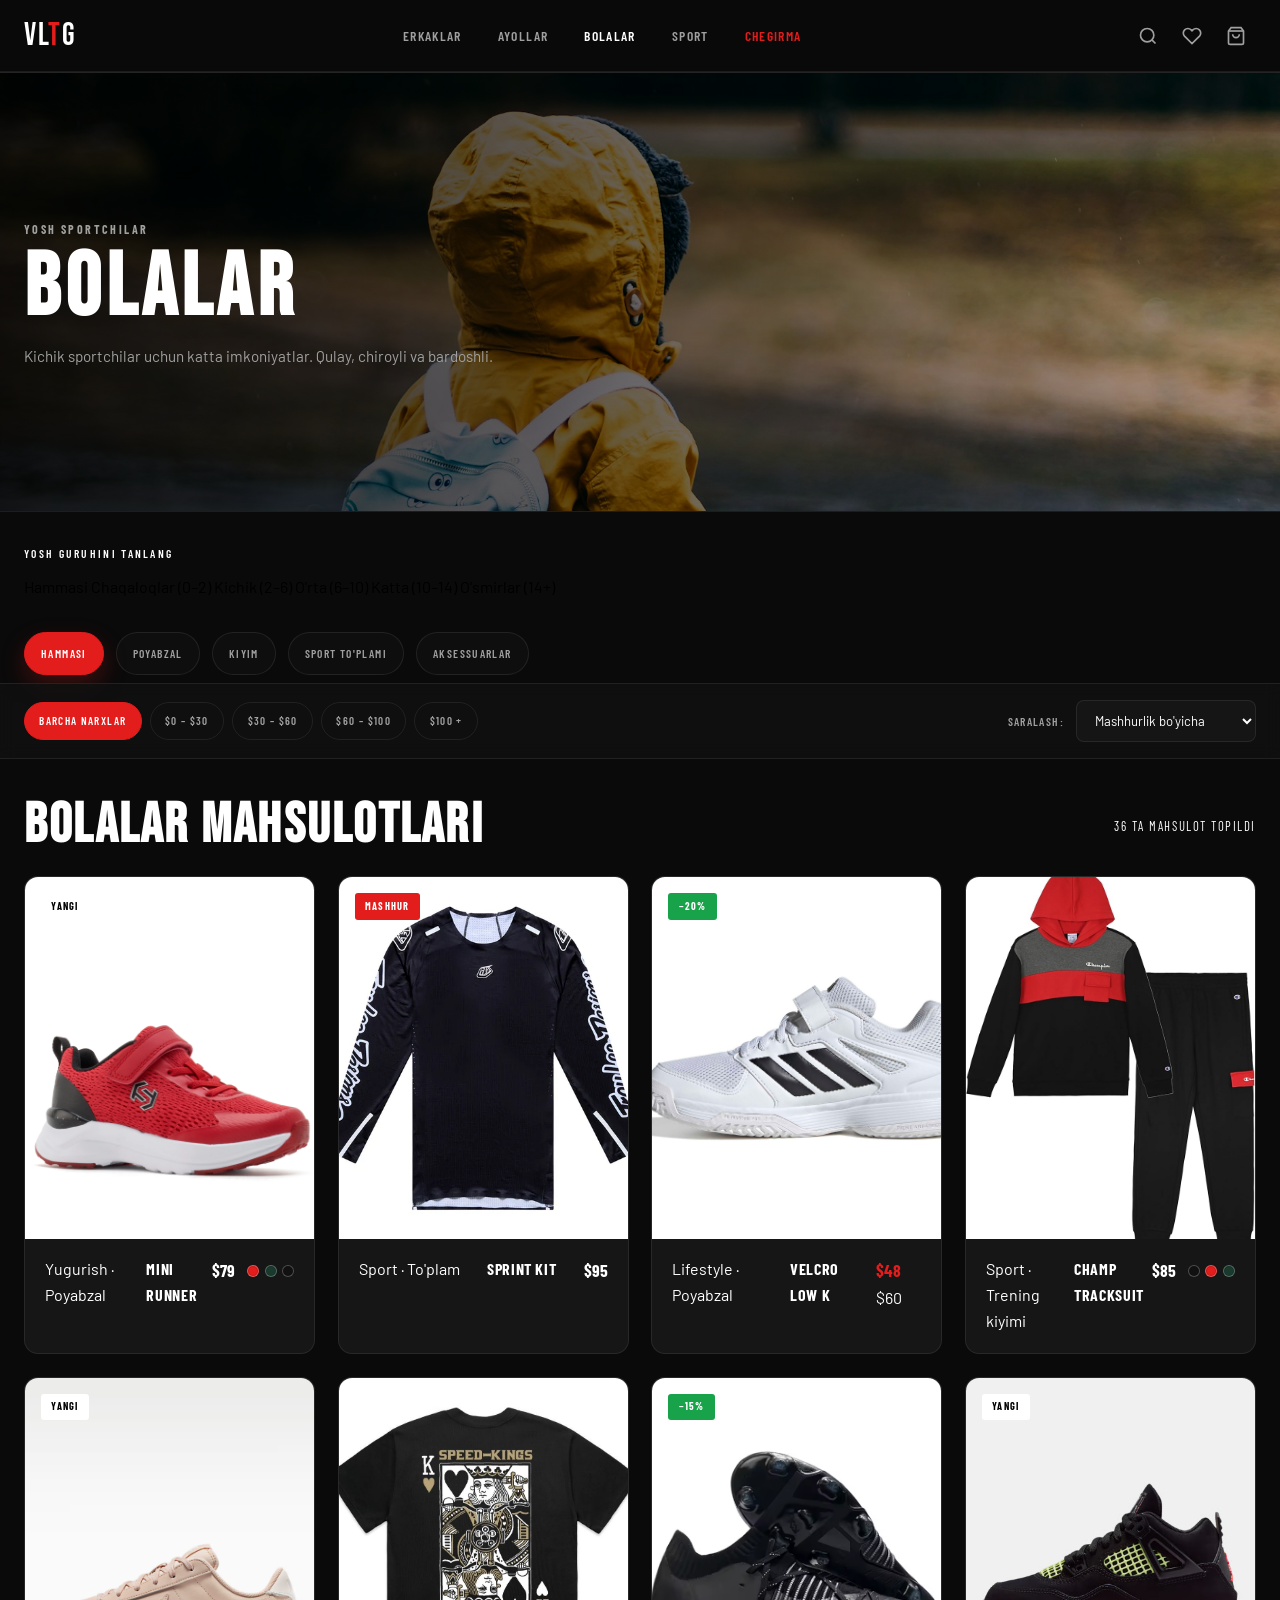
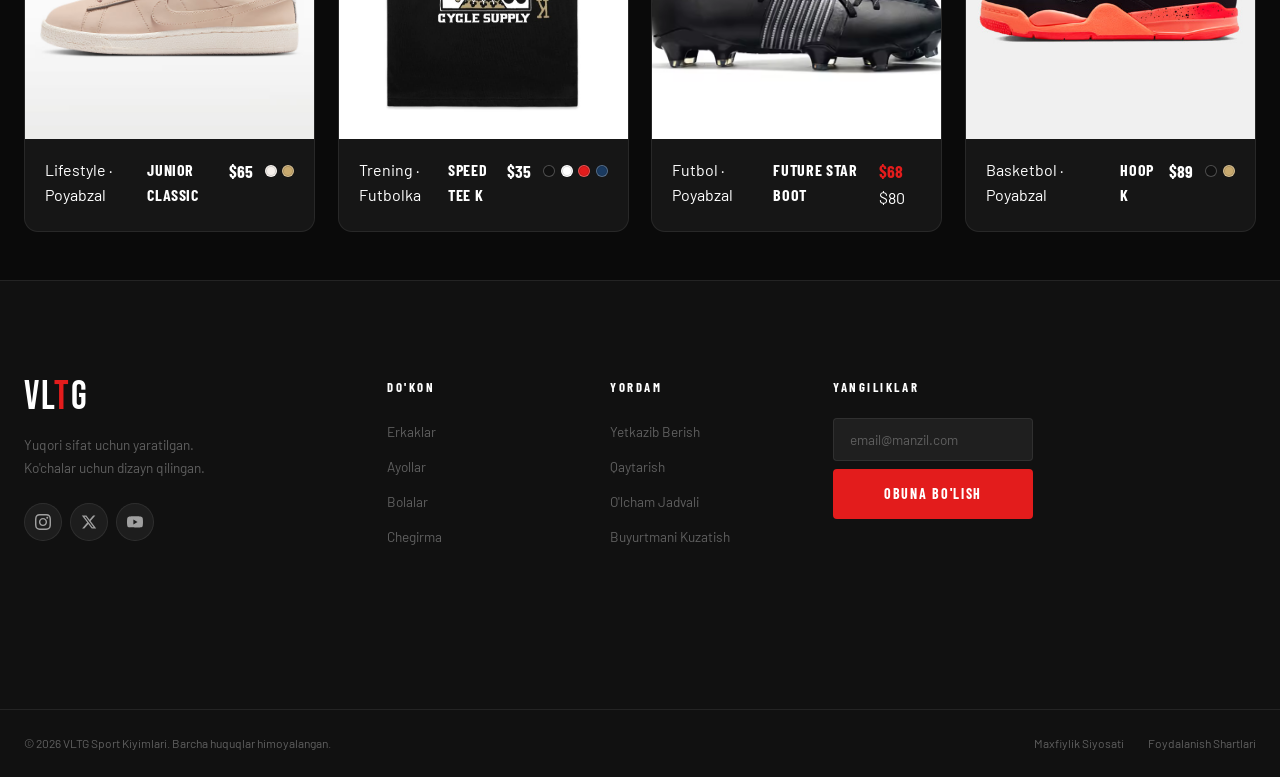
<file: bolalar.html>
<!DOCTYPE html>
<html lang="uz">
<head>
  <meta charset="UTF-8" />
  <meta name="viewport" content="width=device-width, initial-scale=1.0" />
  <title>Bolalar — VLTG</title>
  <link rel="preconnect" href="https://fonts.gstatic.com" crossorigin />
  <link href="https://fonts.googleapis.com/css2?family=Bebas+Neue&family=Barlow:wght@300;400;500;600;700&family=Barlow+Condensed:wght@400;600;700;800&display=swap" rel="stylesheet" />
  <link rel="stylesheet" href="style.css" />
  <link rel="stylesheet" href="components.css" />
</head>
<body>

  <!-- HEADER -->
  <header class="site-header">
    <div class="header-inner">
      <input type="checkbox" id="nav-toggle" class="nav-toggle-checkbox" />
      <a href="index.html" class="logo">VL<span>T</span>G</a>
      <nav class="main-nav">
        <ul class="nav-list">
          <li><a href="erkaklar.html" class="nav-link">Erkaklar</a></li>
          <li><a href="ayollar.html" class="nav-link">Ayollar</a></li>
          <li><a href="bolalar.html" class="nav-link active">Bolalar</a></li>
          <li><a href="sport.html" class="nav-link">Sport</a></li>
          <li><a href="chegirma.html" class="nav-link nav-link--sale">Chegirma</a></li>
        </ul>
      </nav>
      <div class="header-actions">
        <a href="#" class="header-icon" data-open-search aria-label="Qidirish"><svg viewBox="0 0 24 24" fill="none" stroke="currentColor" stroke-width="2"><circle cx="11" cy="11" r="8"/><path d="m21 21-4.35-4.35"/></svg></a>
        <a href="#" class="header-icon cart-icon" data-open-cart aria-label="Savat">
          <svg viewBox="0 0 24 24" fill="none" stroke="currentColor" stroke-width="2"><path d="M6 2 3 6v14a2 2 0 0 0 2 2h14a2 2 0 0 0 2-2V6l-3-4z"/><line x1="3" y1="6" x2="21" y2="6"/><path d="M16 10a4 4 0 0 1-8 0"/></svg>
          <span class="cart-badge is-empty" data-cart-count>0</span>
        </a>
        <label for="nav-toggle" class="hamburger"><span></span><span></span><span></span></label>
      </div>
    </div>
    <div class="mobile-nav">
      <ul class="mobile-nav-list">
        <li><a href="erkaklar.html">Erkaklar</a></li>
        <li><a href="ayollar.html">Ayollar</a></li>
        <li><a href="bolalar.html">Bolalar</a></li>
        <li><a href="sport.html">Sport</a></li>
        <li><a href="chegirma.html" class="sale-link">Chegirma</a></li>
        <li class="mobile-nav-divider"></li>
        <li><a href="#" data-open-cart>Savat (<span data-cart-count>0</span>)</a></li>
      </ul>
    </div>
  </header>

  <!-- HERO -->
  <section class="page-hero">
    <div class="page-hero__img">
      <img src="img/bolalarBackg.jpg" alt="Bolalar kolleksiyasi" />
    </div>
    <div class="page-hero__overlay"></div>
    <div class="page-hero__content">
      <p class="page-hero__eyebrow">Yosh Sportchilar</p>
      <h1 class="page-hero__title">BOLALAR</h1>
      <p class="page-hero__desc">Kichik sportchilar uchun katta imkoniyatlar. Qulay, chiroyli va bardoshli.</p>
    </div>
  </section>

  <main>
    <div class="container">

      <!-- Yosh guruhlar -->
      <div style="padding-top:2rem">
        <p style="font-family:var(--font-cond);font-size:0.72rem;font-weight:600;letter-spacing:0.2em;text-transform:uppercase;color:var(--clr-text-3);margin-bottom:0.75rem">Yosh guruhini tanlang</p>
        <div class="age-filter">
          <button class="age-btn active">Hammasi</button>
          <button class="age-btn">Chaqaloqlar (0–2)</button>
          <button class="age-btn">Kichik (2–6)</button>
          <button class="age-btn">O'rta (6–10)</button>
          <button class="age-btn">Katta (10–14)</button>
          <button class="age-btn">O'smirlar (14+)</button>
        </div>
      </div>

      <nav class="subcats">
        <a href="#" class="subcat-link active">Hammasi</a>
        <a href="#" class="subcat-link">Poyabzal</a>
        <a href="#" class="subcat-link">Kiyim</a>
        <a href="#" class="subcat-link">Sport to'plami</a>
        <a href="#" class="subcat-link">Aksessuarlar</a>
      </nav>

    </div>

    <div class="filter-bar">
      <div class="container filter-bar__inner">
        <div class="filter-chips">
          <button class="chip active">Barcha narxlar</button>
          <button class="chip">$0 – $30</button>
          <button class="chip">$30 – $60</button>
          <button class="chip">$60 – $100</button>
          <button class="chip">$100 +</button>
        </div>
        <div class="filter-sort">
          <span>Saralash:</span>
          <select>
            <option>Mashhurlik bo'yicha</option>
            <option>Narx: past → yuqori</option>
            <option>Narx: yuqori → past</option>
            <option>Eng yangi</option>
          </select>
        </div>
      </div>
    </div>

    <section class="products-section">
      <div class="container">

        <div class="section-head">
          <h2>Bolalar Mahsulotlari</h2>
          <span style="font-family:var(--font-cond);font-size:0.8rem;color:var(--clr-text-2)">36 ta mahsulot topildi</span>
        </div>

        <div class="products-grid-page">

          <!-- 1 -->
          <article class="product-card">
            <div class="product-card__media">
              <img src="img/miniRunner.webp" alt="Mini Runner" loading="lazy" />
              <div class="product-card__badges">
                <span class="badge badge--new">Yangi</span>
                <span class="badge badge--age">6–10</span>
              </div>
              <div class="product-card__actions">
                <a href="#" class="btn btn--primary btn--sm" style="flex:1">Savatga</a>
                <button class="product-card__fav"><svg viewBox="0 0 24 24" fill="none" stroke="#000" stroke-width="2"><path d="M20.84 4.61a5.5 5.5 0 0 0-7.78 0L12 5.67l-1.06-1.06a5.5 5.5 0 0 0-7.78 7.78l1.06 1.06L12 21.23l7.78-7.78 1.06-1.06a5.5 5.5 0 0 0 0-7.78z"/></svg></button>
              </div>
            </div>
            <div class="product-card__info">
              <p class="product-card__cat">Yugurish · Poyabzal</p>
              <h3 class="product-card__name">Mini Runner</h3>
              <div class="product-card__bottom">
                <span class="product-card__price">$79</span>
                <div class="product-card__colors">
                  <span class="color-dot" style="background:#e31c1c"></span>
                  <span class="color-dot" style="background:#1a3a2e"></span>
                  <span class="color-dot" style="background:#111"></span>
                </div>
              </div>
            </div>
          </article>

          <!-- 2 -->
          <article class="product-card">
            <div class="product-card__media">
              <img src="img/sprintKit.webp" alt="Sprint Kit" loading="lazy" />
              <div class="product-card__badges">
                <span class="badge badge--hot">Mashhur</span>
                <span class="badge badge--age">10–14</span>
              </div>
              <div class="product-card__actions">
                <a href="#" class="btn btn--primary btn--sm" style="flex:1">Savatga</a>
                <button class="product-card__fav"><svg viewBox="0 0 24 24" fill="none" stroke="#000" stroke-width="2"><path d="M20.84 4.61a5.5 5.5 0 0 0-7.78 0L12 5.67l-1.06-1.06a5.5 5.5 0 0 0-7.78 7.78l1.06 1.06L12 21.23l7.78-7.78 1.06-1.06a5.5 5.5 0 0 0 0-7.78z"/></svg></button>
              </div>
            </div>
            <div class="product-card__info">
              <p class="product-card__cat">Sport · To'plam</p>
              <h3 class="product-card__name">Sprint Kit</h3>
              <div class="product-card__bottom">
                <span class="product-card__price">$95</span>
              </div>
            </div>
          </article>

          <!-- 3 -->
          <article class="product-card">
            <div class="product-card__media">
              <img src="img/VelcroLowK.jpg" alt="Velcro Low K" loading="lazy" />
              <div class="product-card__badges">
                <span class="badge badge--sale">−20%</span>
                <span class="badge badge--age">2–6</span>
              </div>
              <div class="product-card__actions">
                <a href="#" class="btn btn--primary btn--sm" style="flex:1">Savatga</a>
                <button class="product-card__fav"><svg viewBox="0 0 24 24" fill="none" stroke="#000" stroke-width="2"><path d="M20.84 4.61a5.5 5.5 0 0 0-7.78 0L12 5.67l-1.06-1.06a5.5 5.5 0 0 0-7.78 7.78l1.06 1.06L12 21.23l7.78-7.78 1.06-1.06a5.5 5.5 0 0 0 0-7.78z"/></svg></button>
              </div>
            </div>
            <div class="product-card__info">
              <p class="product-card__cat">Lifestyle · Poyabzal</p>
              <h3 class="product-card__name">Velcro Low K</h3>
              <div class="product-card__bottom">
                <div>
                  <span class="product-card__price product-card__price--sale">$48</span>
                  <span class="product-card__price-orig">$60</span>
                </div>
              </div>
            </div>
          </article>

          <!-- 4 -->
          <article class="product-card">
            <div class="product-card__media">
              <img src="img/ChampTracksuitKid.jpg" alt="Champ Tracksuit" loading="lazy" />
              <div class="product-card__badges"><span class="badge badge--age">6–14</span></div>
              <div class="product-card__actions">
                <a href="#" class="btn btn--primary btn--sm" style="flex:1">Savatga</a>
                <button class="product-card__fav"><svg viewBox="0 0 24 24" fill="none" stroke="#000" stroke-width="2"><path d="M20.84 4.61a5.5 5.5 0 0 0-7.78 0L12 5.67l-1.06-1.06a5.5 5.5 0 0 0-7.78 7.78l1.06 1.06L12 21.23l7.78-7.78 1.06-1.06a5.5 5.5 0 0 0 0-7.78z"/></svg></button>
              </div>
            </div>
            <div class="product-card__info">
              <p class="product-card__cat">Sport · Trening kiyimi</p>
              <h3 class="product-card__name">Champ Tracksuit</h3>
              <div class="product-card__bottom">
                <span class="product-card__price">$85</span>
                <div class="product-card__colors">
                  <span class="color-dot" style="background:#111"></span>
                  <span class="color-dot" style="background:#e31c1c"></span>
                  <span class="color-dot" style="background:#1a3a2e"></span>
                </div>
              </div>
            </div>
          </article>

          <!-- 5 -->
          <article class="product-card">
            <div class="product-card__media">
              <img src="img/JuniorClassicShoe.avif" alt="Junior Classic" loading="lazy" />
              <div class="product-card__badges"><span class="badge badge--new">Yangi</span></div>
              <div class="product-card__actions">
                <a href="#" class="btn btn--primary btn--sm" style="flex:1">Savatga</a>
                <button class="product-card__fav"><svg viewBox="0 0 24 24" fill="none" stroke="#000" stroke-width="2"><path d="M20.84 4.61a5.5 5.5 0 0 0-7.78 0L12 5.67l-1.06-1.06a5.5 5.5 0 0 0-7.78 7.78l1.06 1.06L12 21.23l7.78-7.78 1.06-1.06a5.5 5.5 0 0 0 0-7.78z"/></svg></button>
              </div>
            </div>
            <div class="product-card__info">
              <p class="product-card__cat">Lifestyle · Poyabzal</p>
              <h3 class="product-card__name">Junior Classic</h3>
              <div class="product-card__bottom">
                <span class="product-card__price">$65</span>
                <div class="product-card__colors">
                  <span class="color-dot" style="background:#f5f0eb"></span>
                  <span class="color-dot" style="background:#c8a96e"></span>
                </div>
              </div>
            </div>
          </article>

          <!-- 6 -->
          <article class="product-card">
            <div class="product-card__media">
              <img src="img/SpeedTeeK.webp" alt="Speed Tee K" loading="lazy" />
              <div class="product-card__actions">
                <a href="#" class="btn btn--primary btn--sm" style="flex:1">Savatga</a>
                <button class="product-card__fav"><svg viewBox="0 0 24 24" fill="none" stroke="#000" stroke-width="2"><path d="M20.84 4.61a5.5 5.5 0 0 0-7.78 0L12 5.67l-1.06-1.06a5.5 5.5 0 0 0-7.78 7.78l1.06 1.06L12 21.23l7.78-7.78 1.06-1.06a5.5 5.5 0 0 0 0-7.78z"/></svg></button>
              </div>
            </div>
            <div class="product-card__info">
              <p class="product-card__cat">Trening · Futbolka</p>
              <h3 class="product-card__name">Speed Tee K</h3>
              <div class="product-card__bottom">
                <span class="product-card__price">$35</span>
                <div class="product-card__colors">
                  <span class="color-dot" style="background:#111"></span>
                  <span class="color-dot" style="background:#fff"></span>
                  <span class="color-dot" style="background:#e31c1c"></span>
                  <span class="color-dot" style="background:#1a3a60"></span>
                </div>
              </div>
            </div>
          </article>

          <!-- 7 -->
          <article class="product-card">
            <div class="product-card__media">
              <img src="img/FutureStarB.avif" alt="Future Star Boot" loading="lazy" />
              <div class="product-card__badges">
                <span class="badge badge--sale">−15%</span>
              </div>
              <div class="product-card__actions">
                <a href="#" class="btn btn--primary btn--sm" style="flex:1">Savatga</a>
                <button class="product-card__fav"><svg viewBox="0 0 24 24" fill="none" stroke="#000" stroke-width="2"><path d="M20.84 4.61a5.5 5.5 0 0 0-7.78 0L12 5.67l-1.06-1.06a5.5 5.5 0 0 0-7.78 7.78l1.06 1.06L12 21.23l7.78-7.78 1.06-1.06a5.5 5.5 0 0 0 0-7.78z"/></svg></button>
              </div>
            </div>
            <div class="product-card__info">
              <p class="product-card__cat">Futbol · Poyabzal</p>
              <h3 class="product-card__name">Future Star Boot</h3>
              <div class="product-card__bottom">
                <div>
                  <span class="product-card__price product-card__price--sale">$68</span>
                  <span class="product-card__price-orig">$80</span>
                </div>
              </div>
            </div>
          </article>

          <!-- 8 -->
          <article class="product-card">
            <div class="product-card__media">
              <img src="img/HoopK.jpg" alt="Hoop K" loading="lazy" />
              <div class="product-card__badges"><span class="badge badge--new">Yangi</span></div>
              <div class="product-card__actions">
                <a href="#" class="btn btn--primary btn--sm" style="flex:1">Savatga</a>
                <button class="product-card__fav"><svg viewBox="0 0 24 24" fill="none" stroke="#000" stroke-width="2"><path d="M20.84 4.61a5.5 5.5 0 0 0-7.78 0L12 5.67l-1.06-1.06a5.5 5.5 0 0 0-7.78 7.78l1.06 1.06L12 21.23l7.78-7.78 1.06-1.06a5.5 5.5 0 0 0 0-7.78z"/></svg></button>
              </div>
            </div>
            <div class="product-card__info">
              <p class="product-card__cat">Basketbol · Poyabzal</p>
              <h3 class="product-card__name">Hoop K</h3>
              <div class="product-card__bottom">
                <span class="product-card__price">$89</span>
                <div class="product-card__colors">
                  <span class="color-dot" style="background:#111"></span>
                  <span class="color-dot" style="background:#c8a96e"></span>
                </div>
              </div>
            </div>
          </article>

        </div>

        <div class="pagination">
          <button class="page-btn active">1</button>
          <button class="page-btn">2</button>
          <button class="page-btn">3</button>
          <button class="page-btn page-btn--wide">Keyingi →</button>
        </div>

      </div>
    </section>
  </main>

  <!-- FOOTER -->
  <footer class="site-footer">
    <div class="footer-top">
      <div class="container">
        <div class="footer-grid">
          <div class="footer-col footer-col--brand">
            <a href="index.html" class="logo footer-logo">VL<span>T</span>G</a>
            <p class="footer-tagline">Yuqori sifat uchun yaratilgan.<br />Ko'chalar uchun dizayn qilingan.</p>
            <div class="footer-social">
              <a href="#" class="social-link"><svg viewBox="0 0 24 24" fill="currentColor"><path d="M12 2.163c3.204 0 3.584.012 4.85.07 3.252.148 4.771 1.691 4.919 4.919.058 1.265.069 1.645.069 4.849 0 3.205-.012 3.584-.069 4.849-.149 3.225-1.664 4.771-4.919 4.919-1.266.058-1.644.07-4.85.07-3.204 0-3.584-.012-4.849-.07-3.26-.149-4.771-1.699-4.919-4.92-.058-1.265-.07-1.644-.07-4.849 0-3.204.013-3.583.07-4.849.149-3.227 1.664-4.771 4.919-4.919 1.266-.057 1.645-.069 4.849-.069zm0-2.163c-3.259 0-3.667.014-4.947.072-4.358.2-6.78 2.618-6.98 6.98-.059 1.281-.073 1.689-.073 4.948 0 3.259.014 3.668.072 4.948.2 4.358 2.618 6.78 6.98 6.98 1.281.058 1.689.072 4.948.072 3.259 0 3.668-.014 4.948-.072 4.354-.2 6.782-2.618 6.979-6.98.059-1.28.073-1.689.073-4.948 0-3.259-.014-3.667-.072-4.947-.196-4.354-2.617-6.78-6.979-6.98-1.281-.059-1.69-.073-4.949-.073zm0 5.838c-3.403 0-6.162 2.759-6.162 6.162s2.759 6.163 6.162 6.163 6.162-2.759 6.162-6.163c0-3.403-2.759-6.162-6.162-6.162zm0 10.162c-2.209 0-4-1.79-4-4 0-2.209 1.791-4 4-4s4 1.791 4 4c0 2.21-1.791 4-4 4zm6.406-11.845c-.796 0-1.441.645-1.441 1.44s.645 1.44 1.441 1.44c.795 0 1.439-.645 1.439-1.44s-.644-1.44-1.439-1.44z"/></svg></a>
              <a href="#" class="social-link"><svg viewBox="0 0 24 24" fill="currentColor"><path d="M18.244 2.25h3.308l-7.227 8.26 8.502 11.24H16.17l-5.214-6.817L4.99 21.75H1.68l7.73-8.835L1.254 2.25H8.08l4.713 6.231zm-1.161 17.52h1.833L7.084 4.126H5.117z"/></svg></a>
              <a href="#" class="social-link"><svg viewBox="0 0 24 24" fill="currentColor"><path d="M23.498 6.186a3.016 3.016 0 0 0-2.122-2.136C19.505 3.545 12 3.545 12 3.545s-7.505 0-9.377.505A3.017 3.017 0 0 0 .502 6.186C0 8.07 0 12 0 12s0 3.93.502 5.814a3.016 3.016 0 0 0 2.122 2.136c1.871.505 9.376.505 9.376.505s7.505 0 9.377-.505a3.015 3.015 0 0 0 2.122-2.136C24 15.93 24 12 24 12s0-3.93-.502-5.814zM9.545 15.568V8.432L15.818 12l-6.273 3.568z"/></svg></a>
            </div>
          </div>
          <div class="footer-col">
            <h5 class="footer-col__title">Do'kon</h5>
            <ul class="footer-links">
              <li><a href="erkaklar.html">Erkaklar</a></li>
              <li><a href="ayollar.html">Ayollar</a></li>
              <li><a href="bolalar.html">Bolalar</a></li>
              <li><a href="chegirma.html">Chegirma</a></li>
            </ul>
          </div>
          <div class="footer-col">
            <h5 class="footer-col__title">Yordam</h5>
            <ul class="footer-links">
              <li><a href="#">Yetkazib Berish</a></li>
              <li><a href="#">Qaytarish</a></li>
              <li><a href="#">O'lcham Jadvali</a></li>
              <li><a href="#">Buyurtmani Kuzatish</a></li>
            </ul>
          </div>
          <div class="footer-col">
            <h5 class="footer-col__title">Yangiliklar</h5>
            <div style="display:flex;flex-direction:column;gap:0.5rem">
              <input type="email" placeholder="email@manzil.com" class="newsletter-input" />
              <a href="#" class="btn btn--primary" style="text-align:center">Obuna Bo'lish</a>
            </div>
          </div>
        </div>
      </div>
    </div>
    <div class="footer-bottom">
      <div class="container footer-bottom-inner">
        <p class="footer-legal">&copy; 2026 VLTG Sport Kiyimlari. Barcha huquqlar himoyalangan.</p>
        <div class="footer-legal-links">
          <a href="#">Maxfiylik Siyosati</a>
          <a href="#">Foydalanish Shartlari</a>
        </div>
      </div>
    </div>
  </footer>

  <script src="products.js"></script>
  <script src="main.js"></script>
  <script src="listing.js"></script>
</body>
</html>
</file>
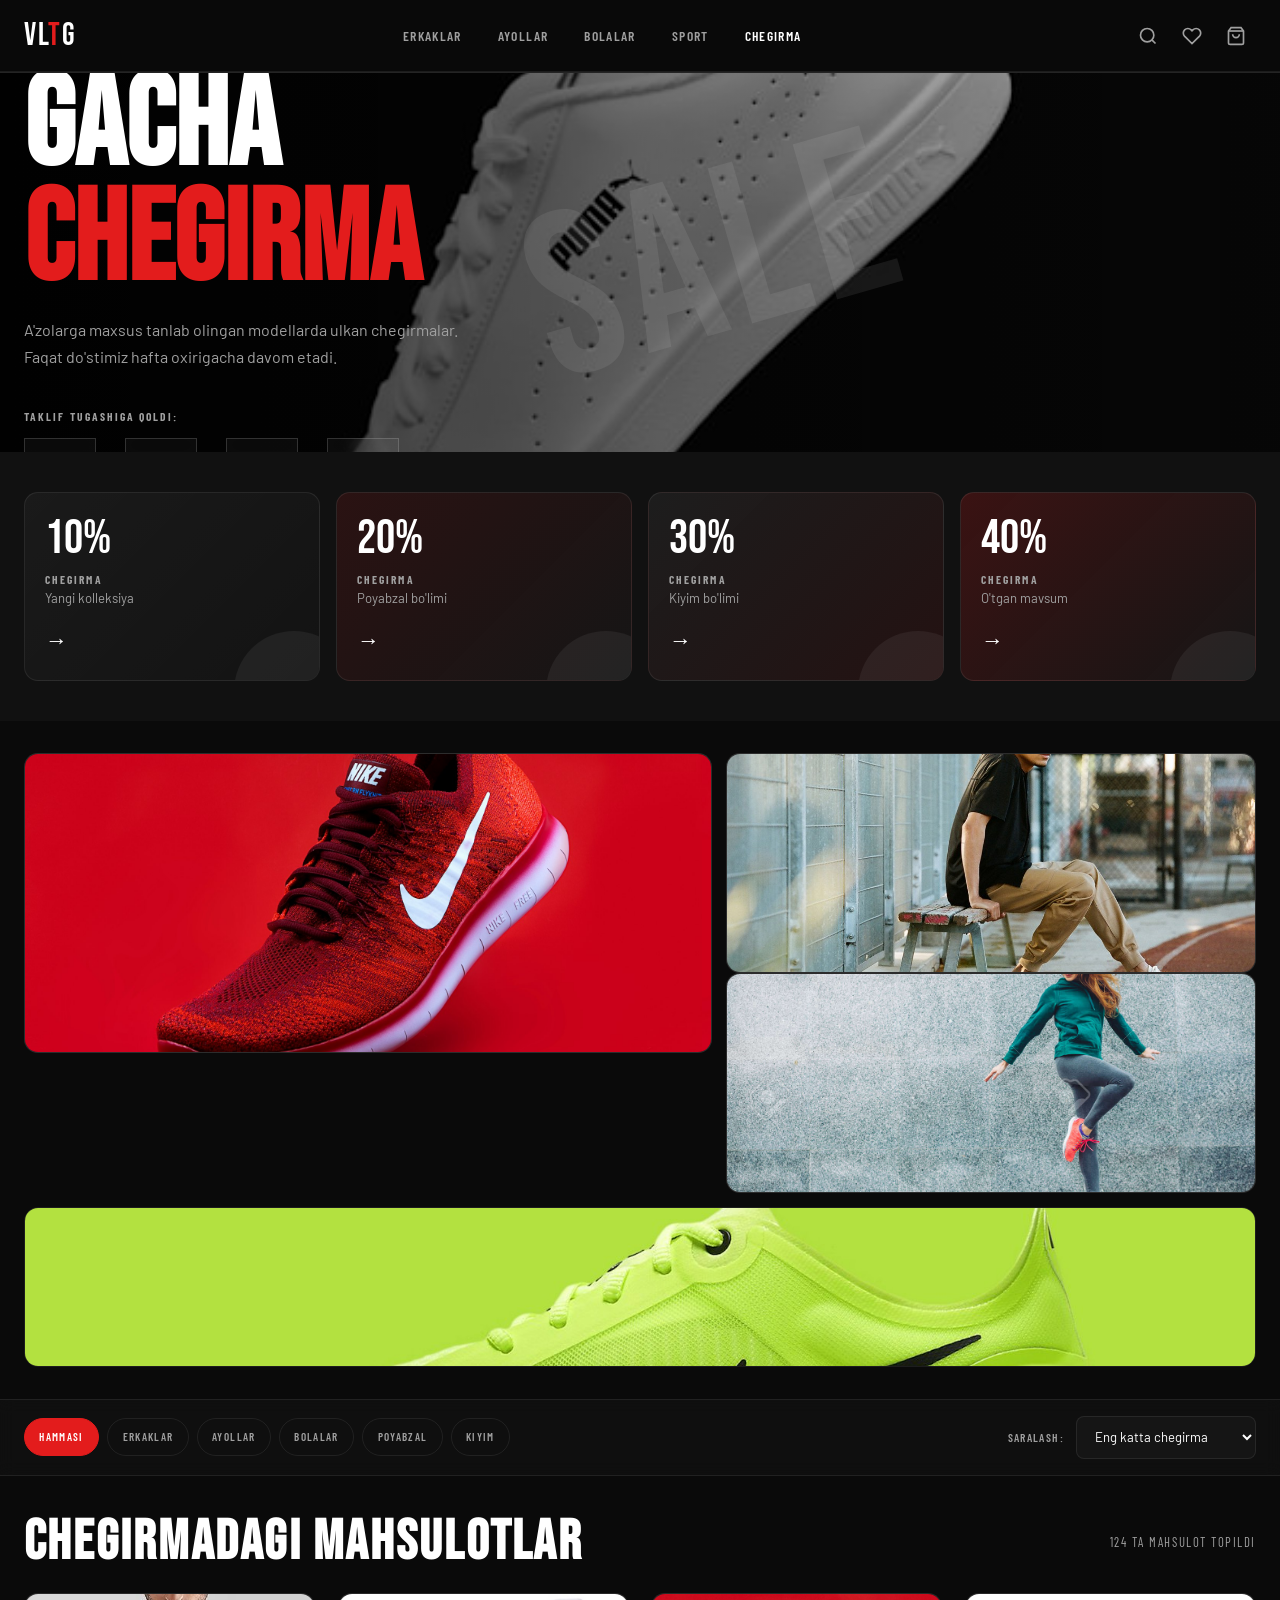
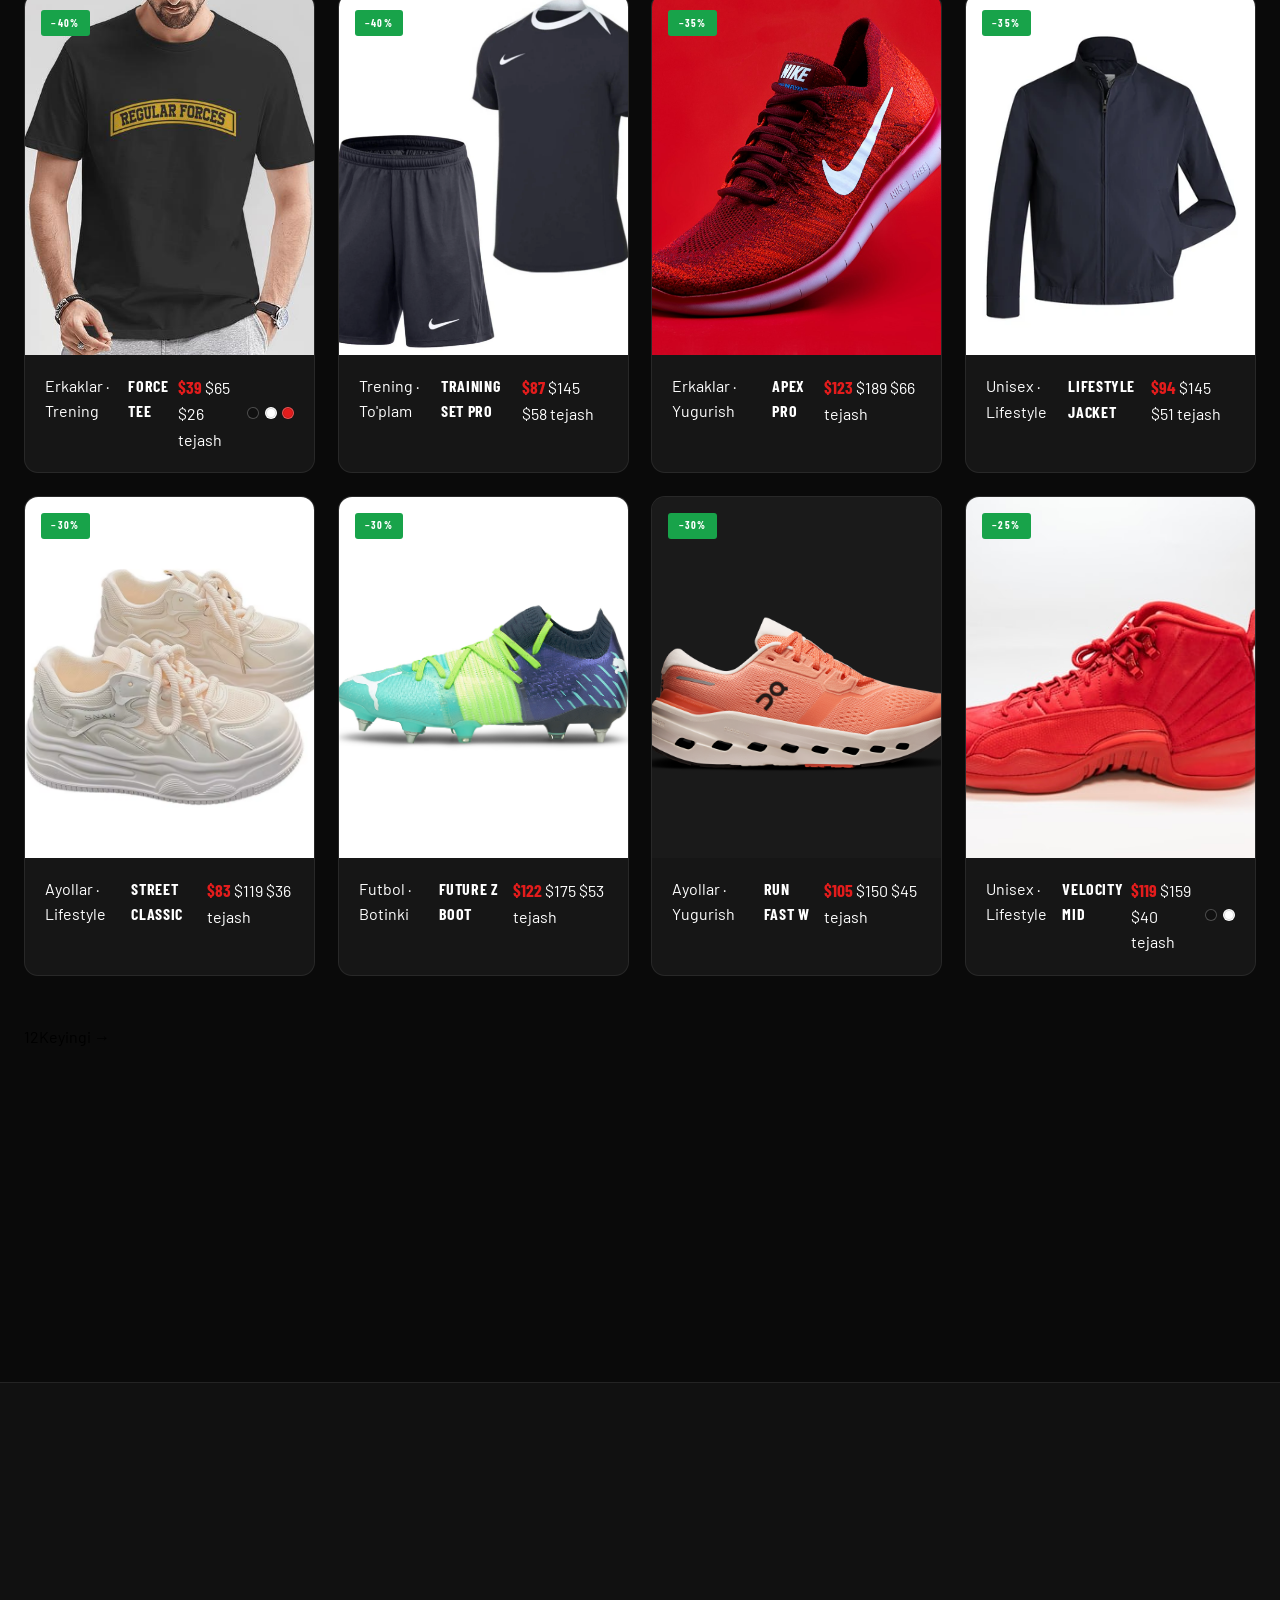
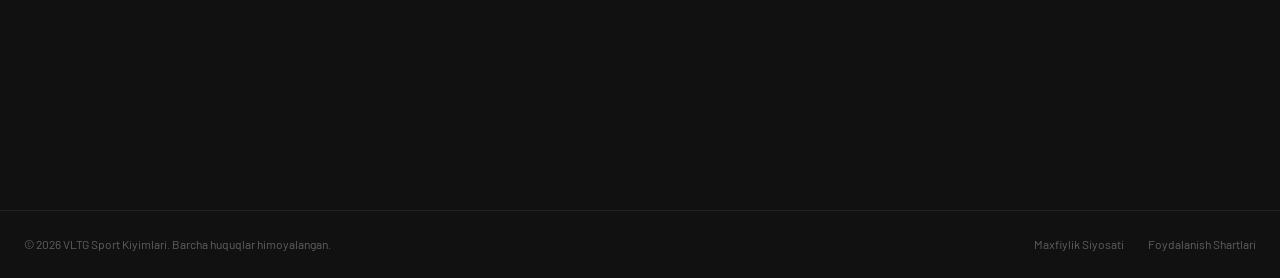
<file: chegirma.html>
<!DOCTYPE html>
<html lang="uz">
<head>
  <meta charset="UTF-8" />
  <meta name="viewport" content="width=device-width, initial-scale=1.0" />
  <title>Chegirma — VLTG</title>
  <link rel="preconnect" href="https://fonts.gstatic.com" crossorigin />
  <link href="https://fonts.googleapis.com/css2?family=Bebas+Neue&family=Barlow:wght@300;400;500;600;700&family=Barlow+Condensed:wght@400;600;700;800&display=swap" rel="stylesheet" />
  <link rel="stylesheet" href="style.css" />
  <link rel="stylesheet" href="components.css" />
</head>
<body>

  <!-- HEADER -->
  <header class="site-header">
    <div class="header-inner">
      <input type="checkbox" id="nav-toggle" class="nav-toggle-checkbox" />
      <a href="index.html" class="logo">VL<span>T</span>G</a>
      <nav class="main-nav">
        <ul class="nav-list">
          <li><a href="erkaklar.html" class="nav-link">Erkaklar</a></li>
          <li><a href="ayollar.html" class="nav-link">Ayollar</a></li>
          <li><a href="bolalar.html" class="nav-link">Bolalar</a></li>
          <li><a href="sport.html" class="nav-link">Sport</a></li>
          <li><a href="chegirma.html" class="nav-link nav-link--sale active">Chegirma</a></li>
        </ul>
      </nav>
      <div class="header-actions">
        <a href="#" class="header-icon" data-open-search aria-label="Qidirish"><svg viewBox="0 0 24 24" fill="none" stroke="currentColor" stroke-width="2"><circle cx="11" cy="11" r="8"/><path d="m21 21-4.35-4.35"/></svg></a>
        <a href="#" class="header-icon cart-icon" data-open-cart aria-label="Savat">
          <svg viewBox="0 0 24 24" fill="none" stroke="currentColor" stroke-width="2"><path d="M6 2 3 6v14a2 2 0 0 0 2 2h14a2 2 0 0 0 2-2V6l-3-4z"/><line x1="3" y1="6" x2="21" y2="6"/><path d="M16 10a4 4 0 0 1-8 0"/></svg>
          <span class="cart-badge is-empty" data-cart-count>0</span>
        </a>
        <label for="nav-toggle" class="hamburger"><span></span><span></span><span></span></label>
      </div>
    </div>
    <div class="mobile-nav">
      <ul class="mobile-nav-list">
        <li><a href="erkaklar.html">Erkaklar</a></li>
        <li><a href="ayollar.html">Ayollar</a></li>
        <li><a href="bolalar.html">Bolalar</a></li>
        <li><a href="sport.html">Sport</a></li>
        <li><a href="chegirma.html" class="sale-link">Chegirma</a></li>
        <li class="mobile-nav-divider"></li>
        <li><a href="#" data-open-cart>Savat (<span data-cart-count>0</span>)</a></li>
      </ul>
    </div>
  </header>

  <main>

    <!-- ==============================
         SALE HERO — katta qizil banner
         ============================== -->
    <section class="sale-hero">
      <div class="sale-hero__bg">
        <img src="img/RunnerX1.jpg" alt="Chegirma" />
        <div class="sale-hero__overlay"></div>
      </div>

      <!-- Diagonal "SALE" background text -->
      <div class="sale-hero__bg-text" aria-hidden="true">SALE</div>

      <div class="sale-hero__content">
        <div class="container">
          <p class="sale-hero__eyebrow">Cheklangan Vaqt Taklifi</p>
          <h1 class="sale-hero__title">
            40%<br />GACHA<br /><em>CHEGIRMA</em>
          </h1>
          <p class="sale-hero__sub">
            A'zolarga maxsus tanlab olingan modellarda ulkan chegirmalar.<br />
            Faqat do'stimiz hafta oxirigacha davom etadi.
          </p>

          <!-- Countdown -->
          <div class="hero-countdown">
            <p class="hero-countdown__label">Taklif tugashiga qoldi:</p>
            <div class="hero-countdown__units">
              <div class="hcd-unit">
                <span class="hcd-num">02</span>
                <span class="hcd-lbl">Kun</span>
              </div>
              <span class="hcd-sep">:</span>
              <div class="hcd-unit">
                <span class="hcd-num">18</span>
                <span class="hcd-lbl">Soat</span>
              </div>
              <span class="hcd-sep">:</span>
              <div class="hcd-unit">
                <span class="hcd-num">44</span>
                <span class="hcd-lbl">Daqiqa</span>
              </div>
              <span class="hcd-sep">:</span>
              <div class="hcd-unit">
                <span class="hcd-num">09</span>
                <span class="hcd-lbl">Soniya</span>
              </div>
            </div>
          </div>

          <div class="sale-hero__cta">
            <a href="#mahsulotlar" class="btn btn--sale-primary">Hoziroq Xarid Qilish</a>
            <a href="#" class="btn btn--ghost" data-register>A'zo Bo'lish — Bepul</a>
          </div>
        </div>
      </div>
    </section>

    <!-- ==============================
         CHEGIRMA DARAJALARI
         ============================== -->
    <section class="discount-tiers">
      <div class="container">
        <div class="tiers-grid">

          <a href="#mahsulotlar" class="tier-card tier-card--10">
            <span class="tier-card__pct">10%</span>
            <span class="tier-card__label">Chegirma</span>
            <span class="tier-card__cat">Yangi kolleksiya</span>
            <span class="tier-card__arrow">→</span>
          </a>

          <a href="#mahsulotlar" class="tier-card tier-card--20">
            <span class="tier-card__pct">20%</span>
            <span class="tier-card__label">Chegirma</span>
            <span class="tier-card__cat">Poyabzal bo'limi</span>
            <span class="tier-card__arrow">→</span>
          </a>

          <a href="#mahsulotlar" class="tier-card tier-card--30">
            <span class="tier-card__pct">30%</span>
            <span class="tier-card__label">Chegirma</span>
            <span class="tier-card__cat">Kiyim bo'limi</span>
            <span class="tier-card__arrow">→</span>
          </a>

          <a href="#mahsulotlar" class="tier-card tier-card--40">
            <span class="tier-card__pct">40%</span>
            <span class="tier-card__label">Chegirma</span>
            <span class="tier-card__cat">O'tgan mavsum</span>
            <span class="tier-card__arrow">→</span>
          </a>

        </div>
      </div>
    </section>

    <!-- ==============================
         PROMO KARTALAR
         ============================== -->
    <section class="promo-cards-section">
      <div class="container">
        <div class="promo-grid-sale">

          <!-- Katta karta chap -->
          <a href="#" class="promo-s-card promo-s-card--tall">
            <img src="img/fon_krasofkasi.jpg" alt="Poyabzal chegirma" loading="lazy" />
            <div class="promo-s-card__overlay"></div>
            <div class="promo-s-card__content">
              <span class="promo-s-card__badge">−30%</span>
              <h3 class="promo-s-card__title">Poyabzal<br />Kolleksiyasi</h3>
              <p class="promo-s-card__desc">300+ dan ortiq model</p>
              <span class="promo-s-card__cta">Xarid Qilish →</span>
            </div>
          </a>

          <!-- O'ng ustun -->
          <div class="promo-s-right">

            <a href="#" class="promo-s-card">
              <img src="img/menFashion.jpg" alt="Kiyim chegirma" loading="lazy" />
              <div class="promo-s-card__overlay"></div>
              <div class="promo-s-card__content">
                <span class="promo-s-card__badge">−25%</span>
                <h3 class="promo-s-card__title">Erkaklar Kiyimi</h3>
                <span class="promo-s-card__cta">Ko'rish →</span>
              </div>
            </a>

            <a href="#" class="promo-s-card">
              <img src="img/ayollarKiyimi.jpg" alt="Ayollar chegirma" loading="lazy" />
              <div class="promo-s-card__overlay"></div>
              <div class="promo-s-card__content">
                <span class="promo-s-card__badge">−40%</span>
                <h3 class="promo-s-card__title">Ayollar Kiyimi</h3>
                <span class="promo-s-card__cta">Ko'rish →</span>
              </div>
            </a>

          </div>

        </div>

        <!-- Keng banner -->
        <a href="#" class="promo-s-wide">
          <img src="img/chegirmaBackg.jpg" alt="Sport chegirma" loading="lazy" />
          <div class="promo-s-wide__overlay"></div>
          <div class="promo-s-wide__content">
            <span class="promo-s-wide__badge">Maxsus Taklif</span>
            <h3 class="promo-s-wide__title">Sport to'plami — 2 ta olsang 3-tasi bepul</h3>
            <span class="promo-s-wide__cta">Hoziroq Foydalaning →</span>
          </div>
        </a>

      </div>
    </section>

    <!-- ==============================
         FILTR
         ============================== -->
    <div class="filter-bar" id="mahsulotlar">
      <div class="container filter-bar__inner">
        <div class="filter-chips">
          <button class="chip chip--sale active">Hammasi</button>
          <button class="chip chip--sale">Erkaklar</button>
          <button class="chip chip--sale">Ayollar</button>
          <button class="chip chip--sale">Bolalar</button>
          <button class="chip chip--sale">Poyabzal</button>
          <button class="chip chip--sale">Kiyim</button>
        </div>
        <div class="filter-sort">
          <span>Saralash:</span>
          <select>
            <option>Eng katta chegirma</option>
            <option>Narx: past → yuqori</option>
            <option>Narx: yuqori → past</option>
            <option>Mashhurlik bo'yicha</option>
          </select>
        </div>
      </div>
    </div>

    <!-- ==============================
         CHEGIRMALI MAHSULOTLAR
         ============================== -->
    <section class="products-section">
      <div class="container">

        <div class="section-head">
          <h2>Chegirmadagi Mahsulotlar</h2>
          <span class="products-count">124 ta mahsulot topildi</span>
        </div>

        <div class="products-grid-page">

          <!-- 1 -->
          <article class="product-card sale-card">
            <div class="product-card__media">
              <img src="img/VelocityMid.jpg" alt="Velocity Mid" loading="lazy" />
              <div class="product-card__badges">
                <span class="badge badge--sale">−25%</span>
              </div>
              <div class="sale-card__ribbon">Eng Ko'p Sotilgan</div>
              <div class="product-card__actions">
                <a href="#" class="btn btn--primary btn--sm" style="flex:1">Savatga</a>
                <button class="product-card__fav"><svg viewBox="0 0 24 24" fill="none" stroke="#000" stroke-width="2"><path d="M20.84 4.61a5.5 5.5 0 0 0-7.78 0L12 5.67l-1.06-1.06a5.5 5.5 0 0 0-7.78 7.78l1.06 1.06L12 21.23l7.78-7.78 1.06-1.06a5.5 5.5 0 0 0 0-7.78z"/></svg></button>
              </div>
            </div>
            <div class="product-card__info">
              <p class="product-card__cat">Unisex · Lifestyle</p>
              <h3 class="product-card__name">Velocity Mid</h3>
              <div class="product-card__bottom">
                <div class="price-group">
                  <span class="product-card__price product-card__price--sale">$119</span>
                  <span class="product-card__price-orig">$159</span>
                  <span class="saving-tag">$40 tejash</span>
                </div>
                <div class="product-card__colors">
                  <span class="color-dot" style="background:#111"></span>
                  <span class="color-dot" style="background:#fff"></span>
                </div>
              </div>
            </div>
          </article>

          <!-- 2 -->
          <article class="product-card sale-card">
            <div class="product-card__media">
              <img src="img/RunnerX1.jpg" alt="Runner X1" loading="lazy" />
              <div class="product-card__badges">
                <span class="badge badge--sale">−20%</span>
              </div>
              <div class="product-card__actions">
                <a href="#" class="btn btn--primary btn--sm" style="flex:1">Savatga</a>
                <button class="product-card__fav"><svg viewBox="0 0 24 24" fill="none" stroke="#000" stroke-width="2"><path d="M20.84 4.61a5.5 5.5 0 0 0-7.78 0L12 5.67l-1.06-1.06a5.5 5.5 0 0 0-7.78 7.78l1.06 1.06L12 21.23l7.78-7.78 1.06-1.06a5.5 5.5 0 0 0 0-7.78z"/></svg></button>
              </div>
            </div>
            <div class="product-card__info">
              <p class="product-card__cat">Erkaklar · Yugurish</p>
              <h3 class="product-card__name">Runner X1</h3>
              <div class="product-card__bottom">
                <div class="price-group">
                  <span class="product-card__price product-card__price--sale">$119</span>
                  <span class="product-card__price-orig">$149</span>
                  <span class="saving-tag">$30 tejash</span>
                </div>
              </div>
            </div>
          </article>

          <!-- 3 -->
          <article class="product-card sale-card">
            <div class="product-card__media">
              <img src="img/StreetClassic.avif" alt="Street Classic" loading="lazy" />
              <div class="product-card__badges">
                <span class="badge badge--sale">−30%</span>
              </div>
              <div class="sale-card__ribbon sale-card__ribbon--green">Yangi Narx</div>
              <div class="product-card__actions">
                <a href="#" class="btn btn--primary btn--sm" style="flex:1">Savatga</a>
                <button class="product-card__fav"><svg viewBox="0 0 24 24" fill="none" stroke="#000" stroke-width="2"><path d="M20.84 4.61a5.5 5.5 0 0 0-7.78 0L12 5.67l-1.06-1.06a5.5 5.5 0 0 0-7.78 7.78l1.06 1.06L12 21.23l7.78-7.78 1.06-1.06a5.5 5.5 0 0 0 0-7.78z"/></svg></button>
              </div>
            </div>
            <div class="product-card__info">
              <p class="product-card__cat">Ayollar · Lifestyle</p>
              <h3 class="product-card__name">Street Classic</h3>
              <div class="product-card__bottom">
                <div class="price-group">
                  <span class="product-card__price product-card__price--sale">$83</span>
                  <span class="product-card__price-orig">$119</span>
                  <span class="saving-tag">$36 tejash</span>
                </div>
              </div>
            </div>
          </article>

          <!-- 4 -->
          <article class="product-card sale-card">
            <div class="product-card__media">
              <img src="img/ForceTee.jpg" alt="Force Tee" loading="lazy" />
              <div class="product-card__badges">
                <span class="badge badge--sale">−40%</span>
              </div>
              <div class="product-card__actions">
                <a href="#" class="btn btn--primary btn--sm" style="flex:1">Savatga</a>
                <button class="product-card__fav"><svg viewBox="0 0 24 24" fill="none" stroke="#000" stroke-width="2"><path d="M20.84 4.61a5.5 5.5 0 0 0-7.78 0L12 5.67l-1.06-1.06a5.5 5.5 0 0 0-7.78 7.78l1.06 1.06L12 21.23l7.78-7.78 1.06-1.06a5.5 5.5 0 0 0 0-7.78z"/></svg></button>
              </div>
            </div>
            <div class="product-card__info">
              <p class="product-card__cat">Erkaklar · Trening</p>
              <h3 class="product-card__name">Force Tee</h3>
              <div class="product-card__bottom">
                <div class="price-group">
                  <span class="product-card__price product-card__price--sale">$39</span>
                  <span class="product-card__price-orig">$65</span>
                  <span class="saving-tag">$26 tejash</span>
                </div>
                <div class="product-card__colors">
                  <span class="color-dot" style="background:#111"></span>
                  <span class="color-dot" style="background:#fff"></span>
                  <span class="color-dot" style="background:#e31c1c"></span>
                </div>
              </div>
            </div>
          </article>

          <!-- 5 -->
          <article class="product-card sale-card">
            <div class="product-card__media">
              <img src="img/ShadowLow.webp" alt="Shadow Low" loading="lazy" />
              <div class="product-card__badges">
                <span class="badge badge--sale">−15%</span>
              </div>
              <div class="product-card__actions">
                <a href="#" class="btn btn--primary btn--sm" style="flex:1">Savatga</a>
                <button class="product-card__fav"><svg viewBox="0 0 24 24" fill="none" stroke="#000" stroke-width="2"><path d="M20.84 4.61a5.5 5.5 0 0 0-7.78 0L12 5.67l-1.06-1.06a5.5 5.5 0 0 0-7.78 7.78l1.06 1.06L12 21.23l7.78-7.78 1.06-1.06a5.5 5.5 0 0 0 0-7.78z"/></svg></button>
              </div>
            </div>
            <div class="product-card__info">
              <p class="product-card__cat">Ayollar · Lifestyle</p>
              <h3 class="product-card__name">Shadow Low</h3>
              <div class="product-card__bottom">
                <div class="price-group">
                  <span class="product-card__price product-card__price--sale">$110</span>
                  <span class="product-card__price-orig">$129</span>
                  <span class="saving-tag">$19 tejash</span>
                </div>
              </div>
            </div>
          </article>

          <!-- 6 -->
          <article class="product-card sale-card">
            <div class="product-card__media">
              <img src="img/fon_krasofkasi.jpg" alt="Apex Pro" loading="lazy" />
              <div class="product-card__badges">
                <span class="badge badge--sale">−35%</span>
              </div>
              <div class="sale-card__ribbon">Oxirgi Dona</div>
              <div class="product-card__actions">
                <a href="#" class="btn btn--primary btn--sm" style="flex:1">Savatga</a>
                <button class="product-card__fav"><svg viewBox="0 0 24 24" fill="none" stroke="#000" stroke-width="2"><path d="M20.84 4.61a5.5 5.5 0 0 0-7.78 0L12 5.67l-1.06-1.06a5.5 5.5 0 0 0-7.78 7.78l1.06 1.06L12 21.23l7.78-7.78 1.06-1.06a5.5 5.5 0 0 0 0-7.78z"/></svg></button>
              </div>
            </div>
            <div class="product-card__info">
              <p class="product-card__cat">Erkaklar · Yugurish</p>
              <h3 class="product-card__name">Apex Pro</h3>
              <div class="product-card__bottom">
                <div class="price-group">
                  <span class="product-card__price product-card__price--sale">$123</span>
                  <span class="product-card__price-orig">$189</span>
                  <span class="saving-tag">$66 tejash</span>
                </div>
              </div>
            </div>
          </article>

          <!-- 7 -->
          <article class="product-card sale-card">
            <div class="product-card__media">
              <img src="img/driftHoodie.webp" alt="Drift Hoodie" loading="lazy" />
              <div class="product-card__badges">
                <span class="badge badge--sale">−20%</span>
              </div>
              <div class="product-card__actions">
                <a href="#" class="btn btn--primary btn--sm" style="flex:1">Savatga</a>
                <button class="product-card__fav"><svg viewBox="0 0 24 24" fill="none" stroke="#000" stroke-width="2"><path d="M20.84 4.61a5.5 5.5 0 0 0-7.78 0L12 5.67l-1.06-1.06a5.5 5.5 0 0 0-7.78 7.78l1.06 1.06L12 21.23l7.78-7.78 1.06-1.06a5.5 5.5 0 0 0 0-7.78z"/></svg></button>
              </div>
            </div>
            <div class="product-card__info">
              <p class="product-card__cat">Unisex · Ko'cha uslubi</p>
              <h3 class="product-card__name">Drift Hoodie</h3>
              <div class="product-card__bottom">
                <div class="price-group">
                  <span class="product-card__price product-card__price--sale">$76</span>
                  <span class="product-card__price-orig">$95</span>
                  <span class="saving-tag">$19 tejash</span>
                </div>
                <div class="product-card__colors">
                  <span class="color-dot" style="background:#1a1a1a"></span>
                  <span class="color-dot" style="background:#3d2b1f"></span>
                </div>
              </div>
            </div>
          </article>

          <!-- 8 -->
          <article class="product-card sale-card">
            <div class="product-card__media">
              <img src="img/FutureZB.jpg" alt="Future Z Boot" loading="lazy" />
              <div class="product-card__badges">
                <span class="badge badge--sale">−30%</span>
              </div>
              <div class="product-card__actions">
                <a href="#" class="btn btn--primary btn--sm" style="flex:1">Savatga</a>
                <button class="product-card__fav"><svg viewBox="0 0 24 24" fill="none" stroke="#000" stroke-width="2"><path d="M20.84 4.61a5.5 5.5 0 0 0-7.78 0L12 5.67l-1.06-1.06a5.5 5.5 0 0 0-7.78 7.78l1.06 1.06L12 21.23l7.78-7.78 1.06-1.06a5.5 5.5 0 0 0 0-7.78z"/></svg></button>
              </div>
            </div>
            <div class="product-card__info">
              <p class="product-card__cat">Futbol · Botinki</p>
              <h3 class="product-card__name">Future Z Boot</h3>
              <div class="product-card__bottom">
                <div class="price-group">
                  <span class="product-card__price product-card__price--sale">$122</span>
                  <span class="product-card__price-orig">$175</span>
                  <span class="saving-tag">$53 tejash</span>
                </div>
              </div>
            </div>
          </article>

          <!-- 9 -->
          <article class="product-card sale-card">
            <div class="product-card__media">
              <img src="img/TrainigSet.webp" alt="Training Set" loading="lazy" />
              <div class="product-card__badges">
                <span class="badge badge--sale">−40%</span>
              </div>
              <div class="sale-card__ribbon sale-card__ribbon--green">Maxsus Narx</div>
              <div class="product-card__actions">
                <a href="#" class="btn btn--primary btn--sm" style="flex:1">Savatga</a>
                <button class="product-card__fav"><svg viewBox="0 0 24 24" fill="none" stroke="#000" stroke-width="2"><path d="M20.84 4.61a5.5 5.5 0 0 0-7.78 0L12 5.67l-1.06-1.06a5.5 5.5 0 0 0-7.78 7.78l1.06 1.06L12 21.23l7.78-7.78 1.06-1.06a5.5 5.5 0 0 0 0-7.78z"/></svg></button>
              </div>
            </div>
            <div class="product-card__info">
              <p class="product-card__cat">Trening · To'plam</p>
              <h3 class="product-card__name">Training Set Pro</h3>
              <div class="product-card__bottom">
                <div class="price-group">
                  <span class="product-card__price product-card__price--sale">$87</span>
                  <span class="product-card__price-orig">$145</span>
                  <span class="saving-tag">$58 tejash</span>
                </div>
              </div>
            </div>
          </article>

          <!-- 10 -->
          <article class="product-card sale-card">
            <div class="product-card__media">
              <img src="img/HoopMid.webp" alt="Hoop Mid" loading="lazy" />
              <div class="product-card__badges">
                <span class="badge badge--sale">−20%</span>
              </div>
              <div class="product-card__actions">
                <a href="#" class="btn btn--primary btn--sm" style="flex:1">Savatga</a>
                <button class="product-card__fav"><svg viewBox="0 0 24 24" fill="none" stroke="#000" stroke-width="2"><path d="M20.84 4.61a5.5 5.5 0 0 0-7.78 0L12 5.67l-1.06-1.06a5.5 5.5 0 0 0-7.78 7.78l1.06 1.06L12 21.23l7.78-7.78 1.06-1.06a5.5 5.5 0 0 0 0-7.78z"/></svg></button>
              </div>
            </div>
            <div class="product-card__info">
              <p class="product-card__cat">Basketbol · Poyabzal</p>
              <h3 class="product-card__name">Hoop Mid</h3>
              <div class="product-card__bottom">
                <div class="price-group">
                  <span class="product-card__price product-card__price--sale">$120</span>
                  <span class="product-card__price-orig">$150</span>
                  <span class="saving-tag">$30 tejash</span>
                </div>
              </div>
            </div>
          </article>

          <!-- 11 -->
          <article class="product-card sale-card">
            <div class="product-card__media">
              <img src="img/LifeStyleJacket.webp" alt="Lifestyle Jacket" loading="lazy" />
              <div class="product-card__badges">
                <span class="badge badge--sale">−35%</span>
              </div>
              <div class="product-card__actions">
                <a href="#" class="btn btn--primary btn--sm" style="flex:1">Savatga</a>
                <button class="product-card__fav"><svg viewBox="0 0 24 24" fill="none" stroke="#000" stroke-width="2"><path d="M20.84 4.61a5.5 5.5 0 0 0-7.78 0L12 5.67l-1.06-1.06a5.5 5.5 0 0 0-7.78 7.78l1.06 1.06L12 21.23l7.78-7.78 1.06-1.06a5.5 5.5 0 0 0 0-7.78z"/></svg></button>
              </div>
            </div>
            <div class="product-card__info">
              <p class="product-card__cat">Unisex · Lifestyle</p>
              <h3 class="product-card__name">Lifestyle Jacket</h3>
              <div class="product-card__bottom">
                <div class="price-group">
                  <span class="product-card__price product-card__price--sale">$94</span>
                  <span class="product-card__price-orig">$145</span>
                  <span class="saving-tag">$51 tejash</span>
                </div>
              </div>
            </div>
          </article>

          <!-- 12 -->
          <article class="product-card sale-card">
            <div class="product-card__media">
              <img src="img/RunFastW.webp" alt="Run Fast W" loading="lazy" />
              <div class="product-card__badges">
                <span class="badge badge--sale">−30%</span>
              </div>
              <div class="sale-card__ribbon">Oxirgi 3 dona</div>
              <div class="product-card__actions">
                <a href="#" class="btn btn--primary btn--sm" style="flex:1">Savatga</a>
                <button class="product-card__fav"><svg viewBox="0 0 24 24" fill="none" stroke="#000" stroke-width="2"><path d="M20.84 4.61a5.5 5.5 0 0 0-7.78 0L12 5.67l-1.06-1.06a5.5 5.5 0 0 0-7.78 7.78l1.06 1.06L12 21.23l7.78-7.78 1.06-1.06a5.5 5.5 0 0 0 0-7.78z"/></svg></button>
              </div>
            </div>
            <div class="product-card__info">
              <p class="product-card__cat">Ayollar · Yugurish</p>
              <h3 class="product-card__name">Run Fast W</h3>
              <div class="product-card__bottom">
                <div class="price-group">
                  <span class="product-card__price product-card__price--sale">$105</span>
                  <span class="product-card__price-orig">$150</span>
                  <span class="saving-tag">$45 tejash</span>
                </div>
              </div>
            </div>
          </article>

        </div>

        <!-- Sahifalash -->
        <div class="pagination">
          <button class="page-btn active">1</button>
          <button class="page-btn">2</button>
          <button class="page-btn">3</button>
          <button class="page-btn">4</button>
          <button class="page-btn page-btn--wide">Keyingi →</button>
        </div>

      </div>
    </section>

    <!-- ==============================
         A'ZOLIK BANNERI
         ============================== -->
    <section class="membership-banner">
      <div class="container">
        <div class="membership-inner">
          <div class="membership-text">
            <p class="membership-eyebrow">Eksklyuziv Imtiyozlar</p>
            <h2 class="membership-title">A'zo bo'ling —<br /><em>Ko'proq tejang</em></h2>
            <ul class="membership-perks">
              <li>A'zolarga qo'shimcha 10% chegirma</li>
              <li>Yangi mahsulotlarga erta kirish</li>
              <li>Bepul yetkazib berish — har doim</li>
              <li>Har xaridda bonus ball yig'ish</li>
            </ul>
            <div class="membership-cta">
              <a href="#" class="btn btn--sale-primary" data-register>Bepul Ro'yxatdan O'tish</a>
              <a href="#" class="btn btn--ghost" data-register>Batafsil Ma'lumot →</a>
            </div>
          </div>
          <div class="membership-visual">
            <div class="membership-card">
              <div class="membership-card__top">
                <span class="logo" style="font-size:1.4rem">VL<span>T</span>G</span>
                <span class="membership-card__level">PREMIUM</span>
              </div>
              <div class="membership-card__mid">
                <span class="membership-card__pct">+10%</span>
                <span class="membership-card__plbl">Qo'shimcha Chegirma</span>
              </div>
              <div class="membership-card__bot">
                <span class="membership-card__name">Bahodir Solijonov</span>
                <span class="membership-card__since">A'zo bo'lgan sana: 2024</span>
              </div>
              <div class="membership-card__glow"></div>
            </div>
          </div>
        </div>
      </div>
    </section>

  </main>

  <!-- FOOTER -->
  <footer class="site-footer">
    <div class="footer-top">
      <div class="container">
        <div class="footer-grid">
          <div class="footer-col footer-col--brand">
            <a href="index.html" class="logo footer-logo">VL<span>T</span>G</a>
            <p class="footer-tagline">Yuqori sifat uchun yaratilgan.<br />Ko'chalar uchun dizayn qilingan.</p>
            <div class="footer-social">
              <a href="#" class="social-link"><svg viewBox="0 0 24 24" fill="currentColor"><path d="M12 2.163c3.204 0 3.584.012 4.85.07 3.252.148 4.771 1.691 4.919 4.919.058 1.265.069 1.645.069 4.849 0 3.205-.012 3.584-.069 4.849-.149 3.225-1.664 4.771-4.919 4.919-1.266.058-1.644.07-4.85.07-3.204 0-3.584-.012-4.849-.07-3.26-.149-4.771-1.699-4.919-4.92-.058-1.265-.07-1.644-.07-4.849 0-3.204.013-3.583.07-4.849.149-3.227 1.664-4.771 4.919-4.919 1.266-.057 1.645-.069 4.849-.069zm0-2.163c-3.259 0-3.667.014-4.947.072-4.358.2-6.78 2.618-6.98 6.98-.059 1.281-.073 1.689-.073 4.948 0 3.259.014 3.668.072 4.948.2 4.358 2.618 6.78 6.98 6.98 1.281.058 1.689.072 4.948.072 3.259 0 3.668-.014 4.948-.072 4.354-.2 6.782-2.618 6.979-6.98.059-1.28.073-1.689.073-4.948 0-3.259-.014-3.667-.072-4.947-.196-4.354-2.617-6.78-6.979-6.98-1.281-.059-1.69-.073-4.949-.073zm0 5.838c-3.403 0-6.162 2.759-6.162 6.162s2.759 6.163 6.162 6.163 6.162-2.759 6.162-6.163c0-3.403-2.759-6.162-6.162-6.162zm0 10.162c-2.209 0-4-1.79-4-4 0-2.209 1.791-4 4-4s4 1.791 4 4c0 2.21-1.791 4-4 4zm6.406-11.845c-.796 0-1.441.645-1.441 1.44s.645 1.44 1.441 1.44c.795 0 1.439-.645 1.439-1.44s-.644-1.44-1.439-1.44z"/></svg></a>
              <a href="#" class="social-link"><svg viewBox="0 0 24 24" fill="currentColor"><path d="M18.244 2.25h3.308l-7.227 8.26 8.502 11.24H16.17l-5.214-6.817L4.99 21.75H1.68l7.73-8.835L1.254 2.25H8.08l4.713 6.231zm-1.161 17.52h1.833L7.084 4.126H5.117z"/></svg></a>
              <a href="#" class="social-link"><svg viewBox="0 0 24 24" fill="currentColor"><path d="M23.498 6.186a3.016 3.016 0 0 0-2.122-2.136C19.505 3.545 12 3.545 12 3.545s-7.505 0-9.377.505A3.017 3.017 0 0 0 .502 6.186C0 8.07 0 12 0 12s0 3.93.502 5.814a3.016 3.016 0 0 0 2.122 2.136c1.871.505 9.376.505 9.376.505s7.505 0 9.377-.505a3.015 3.015 0 0 0 2.122-2.136C24 15.93 24 12 24 12s0-3.93-.502-5.814zM9.545 15.568V8.432L15.818 12l-6.273 3.568z"/></svg></a>
            </div>
          </div>
          <div class="footer-col">
            <h5 class="footer-col__title">Do'kon</h5>
            <ul class="footer-links">
              <li><a href="erkaklar.html">Erkaklar</a></li>
              <li><a href="ayollar.html">Ayollar</a></li>
              <li><a href="bolalar.html">Bolalar</a></li>
              <li><a href="chegirma.html">Chegirma</a></li>
            </ul>
          </div>
          <div class="footer-col">
            <h5 class="footer-col__title">Yordam</h5>
            <ul class="footer-links">
              <li><a href="#">Yetkazib Berish</a></li>
              <li><a href="#">Qaytarish</a></li>
              <li><a href="#">O'lcham Jadvali</a></li>
              <li><a href="#">Buyurtmani Kuzatish</a></li>
            </ul>
          </div>
          <div class="footer-col">
            <h5 class="footer-col__title">Yangiliklar</h5>
            <div style="display:flex;flex-direction:column;gap:0.5rem">
              <input type="email" placeholder="email@manzil.com" class="newsletter-input" />
              <a href="#" class="btn btn--primary" style="text-align:center">Obuna Bo'lish</a>
            </div>
          </div>
        </div>
      </div>
    </div>
    <div class="footer-bottom">
      <div class="container footer-bottom-inner">
        <p class="footer-legal">&copy; 2026 VLTG Sport Kiyimlari. Barcha huquqlar himoyalangan.</p>
        <div class="footer-legal-links">
          <a href="#">Maxfiylik Siyosati</a>
          <a href="#">Foydalanish Shartlari</a>
        </div>
      </div>
    </div>
  </footer>

  <script src="products.js"></script>
  <script src="main.js"></script>
  <script src="listing.js"></script>
  <script src="chegirma.js"></script>
</body>
</html>
</file>
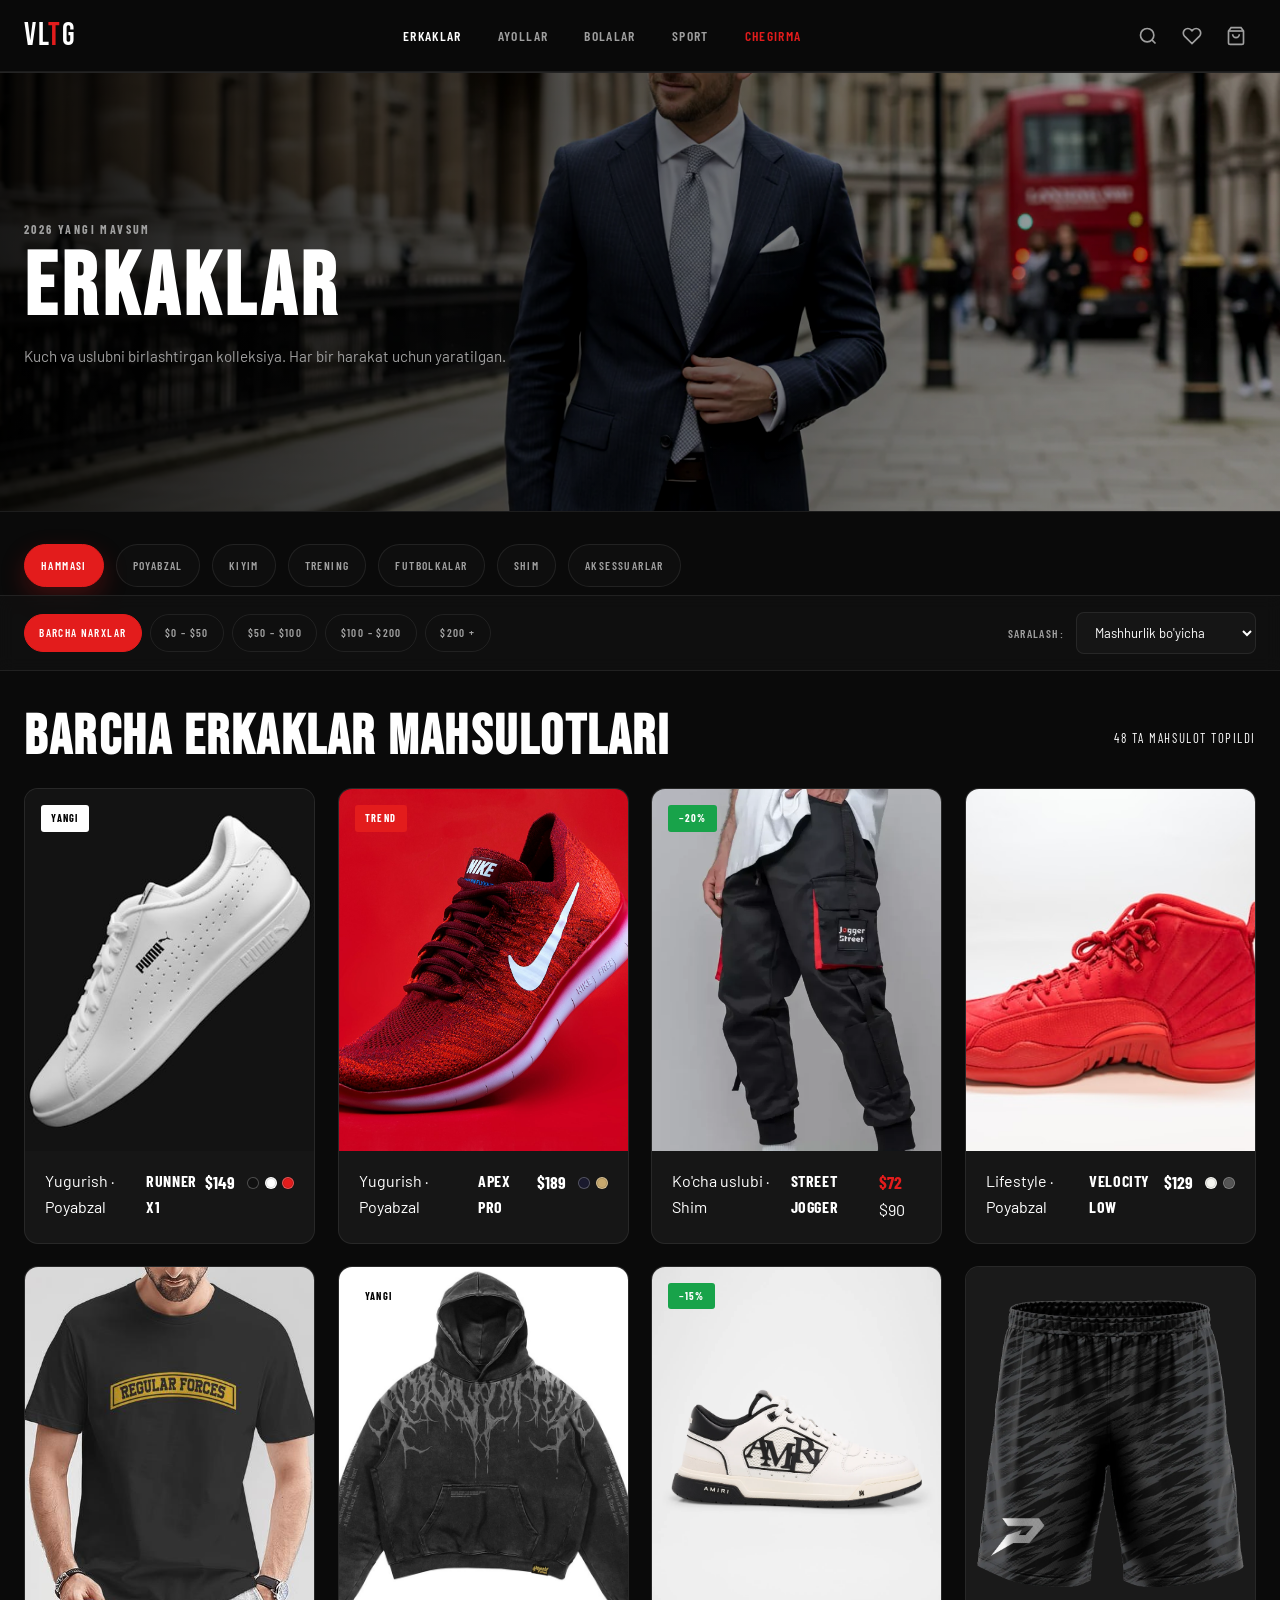
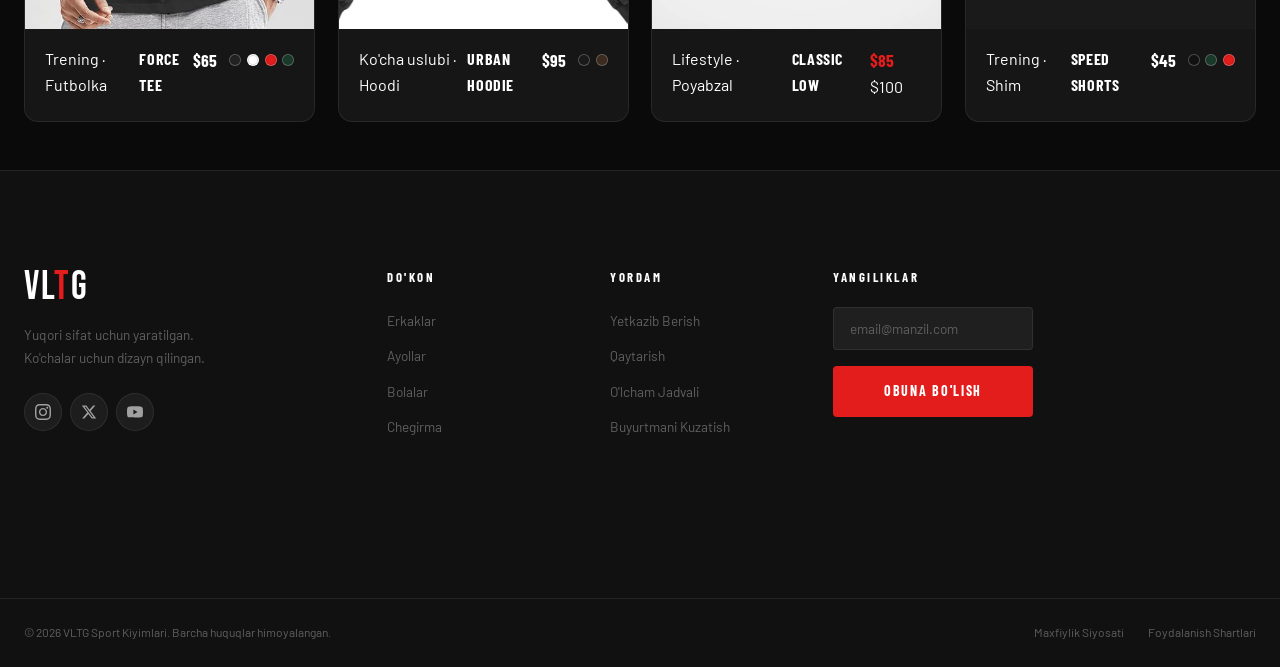
<file: erkaklar.html>
<!DOCTYPE html>
<html lang="uz">
<head>
  <meta charset="UTF-8" />
  <meta name="viewport" content="width=device-width, initial-scale=1.0" />
  <title>Erkaklar — VLTG</title>
  <link rel="preconnect" href="https://fonts.gstatic.com" crossorigin />
  <link href="https://fonts.googleapis.com/css2?family=Bebas+Neue&family=Barlow:wght@300;400;500;600;700&family=Barlow+Condensed:wght@400;600;700;800&display=swap" rel="stylesheet" />
  <link rel="stylesheet" href="style.css" />
  <link rel="stylesheet" href="components.css" />
</head>
<body>

  <!-- HEADER -->
  <header class="site-header">
    <div class="header-inner">
      <input type="checkbox" id="nav-toggle" class="nav-toggle-checkbox" />
      <a href="index.html" class="logo">VL<span>T</span>G</a>
      <nav class="main-nav">
        <ul class="nav-list">
          <li><a href="erkaklar.html" class="nav-link active">Erkaklar</a></li>
          <li><a href="ayollar.html" class="nav-link">Ayollar</a></li>
          <li><a href="bolalar.html" class="nav-link">Bolalar</a></li>
          <li><a href="sport.html" class="nav-link">Sport</a></li>
          <li><a href="chegirma.html" class="nav-link nav-link--sale">Chegirma</a></li>
        </ul>
      </nav>
      <div class="header-actions">
        <a href="#" class="header-icon" data-open-search aria-label="Qidirish"><svg viewBox="0 0 24 24" fill="none" stroke="currentColor" stroke-width="2"><circle cx="11" cy="11" r="8"/><path d="m21 21-4.35-4.35"/></svg></a>
        <a href="#" class="header-icon cart-icon" data-open-cart aria-label="Savat">
          <svg viewBox="0 0 24 24" fill="none" stroke="currentColor" stroke-width="2"><path d="M6 2 3 6v14a2 2 0 0 0 2 2h14a2 2 0 0 0 2-2V6l-3-4z"/><line x1="3" y1="6" x2="21" y2="6"/><path d="M16 10a4 4 0 0 1-8 0"/></svg>
          <span class="cart-badge is-empty" data-cart-count>0</span>
        </a>
        <label for="nav-toggle" class="hamburger"><span></span><span></span><span></span></label>
      </div>
    </div>
    <div class="mobile-nav">
      <ul class="mobile-nav-list">
        <li><a href="erkaklar.html">Erkaklar</a></li>
        <li><a href="ayollar.html">Ayollar</a></li>
        <li><a href="bolalar.html">Bolalar</a></li>
        <li><a href="sport.html">Sport</a></li>
        <li><a href="chegirma.html" class="sale-link">Chegirma</a></li>
        <li class="mobile-nav-divider"></li>
        <li><a href="#" data-open-cart>Savat (<span data-cart-count>0</span>)</a></li>
      </ul>
    </div>
  </header>

  <!-- HERO -->
  <section class="page-hero">
    <div class="page-hero__img">
      <img src="img/MensBackg.webp" alt="Erkaklar kolleksiyasi" />
    </div>
    <div class="page-hero__overlay"></div>
    <div class="page-hero__content">
      <p class="page-hero__eyebrow">2026 Yangi Mavsum</p>
      <h1 class="page-hero__title">ERKAKLAR</h1>
      <p class="page-hero__desc">Kuch va uslubni birlashtirgan kolleksiya. Har bir harakat uchun yaratilgan.</p>
    </div>
  </section>

  <main>
    <div class="container">

      <!-- Kichik kategoriyalar -->
      <nav class="subcats" aria-label="Erkaklar kategoriyalari">
        <a href="#" class="subcat-link active">Hammasi</a>
        <a href="#" class="subcat-link">Poyabzal</a>
        <a href="#" class="subcat-link">Kiyim</a>
        <a href="#" class="subcat-link">Trening</a>
        <a href="#" class="subcat-link">Futbolkalar</a>
        <a href="#" class="subcat-link">Shim</a>
        <a href="#" class="subcat-link">Aksessuarlar</a>
      </nav>

    </div>

    <!-- Filtr paneli -->
    <div class="filter-bar">
      <div class="container filter-bar__inner">
        <div class="filter-chips">
          <button class="chip active">Barcha narxlar</button>
          <button class="chip">$0 – $50</button>
          <button class="chip">$50 – $100</button>
          <button class="chip">$100 – $200</button>
          <button class="chip">$200 +</button>
        </div>
        <div class="filter-sort">
          <span>Saralash:</span>
          <select>
            <option>Mashhurlik bo'yicha</option>
            <option>Narx: past → yuqori</option>
            <option>Narx: yuqori → past</option>
            <option>Eng yangi</option>
          </select>
        </div>
      </div>
    </div>

    <!-- Mahsulotlar -->
    <section class="products-section">
      <div class="container">

        <div class="section-head">
          <h2>Barcha Erkaklar Mahsulotlari</h2>
          <span style="font-family:var(--font-cond);font-size:0.8rem;color:var(--clr-text-2)">48 ta mahsulot topildi</span>
        </div>

        <div class="products-grid-page">

          <!-- 1 -->
          <article class="product-card">
            <div class="product-card__media">
              <img src="img/RunnerX1.jpg" alt="Runner X1" loading="lazy" />
              <div class="product-card__badges"><span class="badge badge--new">Yangi</span></div>
              <div class="product-card__actions">
                <a href="#" class="btn btn--primary btn--sm" style="flex:1">Savatga</a>
                <button class="product-card__fav" aria-label="Sevimli">
                  <svg viewBox="0 0 24 24" fill="none" stroke="#000" stroke-width="2"><path d="M20.84 4.61a5.5 5.5 0 0 0-7.78 0L12 5.67l-1.06-1.06a5.5 5.5 0 0 0-7.78 7.78l1.06 1.06L12 21.23l7.78-7.78 1.06-1.06a5.5 5.5 0 0 0 0-7.78z"/></svg>
                </button>
              </div>
            </div>
            <div class="product-card__info">
              <p class="product-card__cat">Yugurish · Poyabzal</p>
              <h3 class="product-card__name">Runner X1</h3>
              <div class="product-card__bottom">
                <span class="product-card__price">$149</span>
                <div class="product-card__colors">
                  <span class="color-dot" style="background:#111"></span>
                  <span class="color-dot" style="background:#fff"></span>
                  <span class="color-dot" style="background:#e31c1c"></span>
                </div>
              </div>
            </div>
          </article>

          <!-- 2 -->
          <article class="product-card">
            <div class="product-card__media">
              <img src="img/fon_krasofkasi.jpg" alt="Apex Pro" loading="lazy" />
              <div class="product-card__badges"><span class="badge badge--hot">Trend</span></div>
              <div class="product-card__actions">
                <a href="#" class="btn btn--primary btn--sm" style="flex:1">Savatga</a>
                <button class="product-card__fav" aria-label="Sevimli">
                  <svg viewBox="0 0 24 24" fill="none" stroke="#000" stroke-width="2"><path d="M20.84 4.61a5.5 5.5 0 0 0-7.78 0L12 5.67l-1.06-1.06a5.5 5.5 0 0 0-7.78 7.78l1.06 1.06L12 21.23l7.78-7.78 1.06-1.06a5.5 5.5 0 0 0 0-7.78z"/></svg>
                </button>
              </div>
            </div>
            <div class="product-card__info">
              <p class="product-card__cat">Yugurish · Poyabzal</p>
              <h3 class="product-card__name">Apex Pro</h3>
              <div class="product-card__bottom">
                <span class="product-card__price">$189</span>
                <div class="product-card__colors">
                  <span class="color-dot" style="background:#1a1a2e"></span>
                  <span class="color-dot" style="background:#c8a96e"></span>
                </div>
              </div>
            </div>
          </article>

          <!-- 3 -->
          <article class="product-card">
            <div class="product-card__media">
              <img src="img/StreetJogger.webp" alt="Street Jogger" loading="lazy" />
              <div class="product-card__badges"><span class="badge badge--sale">−20%</span></div>
              <div class="product-card__actions">
                <a href="#" class="btn btn--primary btn--sm" style="flex:1">Savatga</a>
                <button class="product-card__fav" aria-label="Sevimli">
                  <svg viewBox="0 0 24 24" fill="none" stroke="#000" stroke-width="2"><path d="M20.84 4.61a5.5 5.5 0 0 0-7.78 0L12 5.67l-1.06-1.06a5.5 5.5 0 0 0-7.78 7.78l1.06 1.06L12 21.23l7.78-7.78 1.06-1.06a5.5 5.5 0 0 0 0-7.78z"/></svg>
                </button>
              </div>
            </div>
            <div class="product-card__info">
              <p class="product-card__cat">Ko'cha uslubi · Shim</p>
              <h3 class="product-card__name">Street Jogger</h3>
              <div class="product-card__bottom">
                <div>
                  <span class="product-card__price product-card__price--sale">$72</span>
                  <span class="product-card__price-orig">$90</span>
                </div>
              </div>
            </div>
          </article>

          <!-- 4 -->
          <article class="product-card">
            <div class="product-card__media">
              <img src="img/VelocityMid.jpg" alt="Velocity Low" loading="lazy" />
              <div class="product-card__actions">
                <a href="#" class="btn btn--primary btn--sm" style="flex:1">Savatga</a>
                <button class="product-card__fav" aria-label="Sevimli">
                  <svg viewBox="0 0 24 24" fill="none" stroke="#000" stroke-width="2"><path d="M20.84 4.61a5.5 5.5 0 0 0-7.78 0L12 5.67l-1.06-1.06a5.5 5.5 0 0 0-7.78 7.78l1.06 1.06L12 21.23l7.78-7.78 1.06-1.06a5.5 5.5 0 0 0 0-7.78z"/></svg>
                </button>
              </div>
            </div>
            <div class="product-card__info">
              <p class="product-card__cat">Lifestyle · Poyabzal</p>
              <h3 class="product-card__name">Velocity Low</h3>
              <div class="product-card__bottom">
                <span class="product-card__price">$129</span>
                <div class="product-card__colors">
                  <span class="color-dot" style="background:#f5f5f0"></span>
                  <span class="color-dot" style="background:#555"></span>
                </div>
              </div>
            </div>
          </article>

          <!-- 5 -->
          <article class="product-card">
            <div class="product-card__media">
              <img src="img/ForceTee.jpg" alt="Force Tee" loading="lazy" />
              <div class="product-card__actions">
                <a href="#" class="btn btn--primary btn--sm" style="flex:1">Savatga</a>
                <button class="product-card__fav" aria-label="Sevimli">
                  <svg viewBox="0 0 24 24" fill="none" stroke="#000" stroke-width="2"><path d="M20.84 4.61a5.5 5.5 0 0 0-7.78 0L12 5.67l-1.06-1.06a5.5 5.5 0 0 0-7.78 7.78l1.06 1.06L12 21.23l7.78-7.78 1.06-1.06a5.5 5.5 0 0 0 0-7.78z"/></svg>
                </button>
              </div>
            </div>
            <div class="product-card__info">
              <p class="product-card__cat">Trening · Futbolka</p>
              <h3 class="product-card__name">Force Tee</h3>
              <div class="product-card__bottom">
                <span class="product-card__price">$65</span>
                <div class="product-card__colors">
                  <span class="color-dot" style="background:#222"></span>
                  <span class="color-dot" style="background:#fff"></span>
                  <span class="color-dot" style="background:#e31c1c"></span>
                  <span class="color-dot" style="background:#1a3a2a"></span>
                </div>
              </div>
            </div>
          </article>

          <!-- 6 -->
          <article class="product-card">
            <div class="product-card__media">
              <img src="img/UrbanHoodie.jpg" alt="Urban Hoodie" loading="lazy" />
              <div class="product-card__badges"><span class="badge badge--new">Yangi</span></div>
              <div class="product-card__actions">
                <a href="#" class="btn btn--primary btn--sm" style="flex:1">Savatga</a>
                <button class="product-card__fav" aria-label="Sevimli">
                  <svg viewBox="0 0 24 24" fill="none" stroke="#000" stroke-width="2"><path d="M20.84 4.61a5.5 5.5 0 0 0-7.78 0L12 5.67l-1.06-1.06a5.5 5.5 0 0 0-7.78 7.78l1.06 1.06L12 21.23l7.78-7.78 1.06-1.06a5.5 5.5 0 0 0 0-7.78z"/></svg>
                </button>
              </div>
            </div>
            <div class="product-card__info">
              <p class="product-card__cat">Ko'cha uslubi · Hoodi</p>
              <h3 class="product-card__name">Urban Hoodie</h3>
              <div class="product-card__bottom">
                <span class="product-card__price">$95</span>
                <div class="product-card__colors">
                  <span class="color-dot" style="background:#1a1a1a"></span>
                  <span class="color-dot" style="background:#3d2b1f"></span>
                </div>
              </div>
            </div>
          </article>

          <!-- 7 -->
          <article class="product-card">
            <div class="product-card__media">
              <img src="img/ClassicLow.webp" alt="Classic Low" loading="lazy" />
              <div class="product-card__badges"><span class="badge badge--sale">−15%</span></div>
              <div class="product-card__actions">
                <a href="#" class="btn btn--primary btn--sm" style="flex:1">Savatga</a>
                <button class="product-card__fav" aria-label="Sevimli">
                  <svg viewBox="0 0 24 24" fill="none" stroke="#000" stroke-width="2"><path d="M20.84 4.61a5.5 5.5 0 0 0-7.78 0L12 5.67l-1.06-1.06a5.5 5.5 0 0 0-7.78 7.78l1.06 1.06L12 21.23l7.78-7.78 1.06-1.06a5.5 5.5 0 0 0 0-7.78z"/></svg>
                </button>
              </div>
            </div>
            <div class="product-card__info">
              <p class="product-card__cat">Lifestyle · Poyabzal</p>
              <h3 class="product-card__name">Classic Low</h3>
              <div class="product-card__bottom">
                <div>
                  <span class="product-card__price product-card__price--sale">$85</span>
                  <span class="product-card__price-orig">$100</span>
                </div>
              </div>
            </div>
          </article>

          <!-- 8 -->
          <article class="product-card">
            <div class="product-card__media">
              <img src="img/SpeedSHORTS.webp" alt="Speed Shorts" loading="lazy" />
              <div class="product-card__actions">
                <a href="#" class="btn btn--primary btn--sm" style="flex:1">Savatga</a>
                <button class="product-card__fav" aria-label="Sevimli">
                  <svg viewBox="0 0 24 24" fill="none" stroke="#000" stroke-width="2"><path d="M20.84 4.61a5.5 5.5 0 0 0-7.78 0L12 5.67l-1.06-1.06a5.5 5.5 0 0 0-7.78 7.78l1.06 1.06L12 21.23l7.78-7.78 1.06-1.06a5.5 5.5 0 0 0 0-7.78z"/></svg>
                </button>
              </div>
            </div>
            <div class="product-card__info">
              <p class="product-card__cat">Trening · Shim</p>
              <h3 class="product-card__name">Speed Shorts</h3>
              <div class="product-card__bottom">
                <span class="product-card__price">$45</span>
                <div class="product-card__colors">
                  <span class="color-dot" style="background:#111"></span>
                  <span class="color-dot" style="background:#1a3a2a"></span>
                  <span class="color-dot" style="background:#e31c1c"></span>
                </div>
              </div>
            </div>
          </article>

        </div>

        <!-- Sahifalash -->
        <div class="pagination">
          <button class="page-btn active">1</button>
          <button class="page-btn">2</button>
          <button class="page-btn">3</button>
          <button class="page-btn">4</button>
          <button class="page-btn page-btn--wide">Keyingi →</button>
        </div>

      </div>
    </section>
  </main>

  <!-- FOOTER -->
  <footer class="site-footer">
    <div class="footer-top">
      <div class="container">
        <div class="footer-grid">
          <div class="footer-col footer-col--brand">
            <a href="index.html" class="logo footer-logo">VL<span>T</span>G</a>
            <p class="footer-tagline">Yuqori sifat uchun yaratilgan.<br />Ko'chalar uchun dizayn qilingan.</p>
            <div class="footer-social">
              <a href="#" class="social-link"><svg viewBox="0 0 24 24" fill="currentColor"><path d="M12 2.163c3.204 0 3.584.012 4.85.07 3.252.148 4.771 1.691 4.919 4.919.058 1.265.069 1.645.069 4.849 0 3.205-.012 3.584-.069 4.849-.149 3.225-1.664 4.771-4.919 4.919-1.266.058-1.644.07-4.85.07-3.204 0-3.584-.012-4.849-.07-3.26-.149-4.771-1.699-4.919-4.92-.058-1.265-.07-1.644-.07-4.849 0-3.204.013-3.583.07-4.849.149-3.227 1.664-4.771 4.919-4.919 1.266-.057 1.645-.069 4.849-.069zm0-2.163c-3.259 0-3.667.014-4.947.072-4.358.2-6.78 2.618-6.98 6.98-.059 1.281-.073 1.689-.073 4.948 0 3.259.014 3.668.072 4.948.2 4.358 2.618 6.78 6.98 6.98 1.281.058 1.689.072 4.948.072 3.259 0 3.668-.014 4.948-.072 4.354-.2 6.782-2.618 6.979-6.98.059-1.28.073-1.689.073-4.948 0-3.259-.014-3.667-.072-4.947-.196-4.354-2.617-6.78-6.979-6.98-1.281-.059-1.69-.073-4.949-.073zm0 5.838c-3.403 0-6.162 2.759-6.162 6.162s2.759 6.163 6.162 6.163 6.162-2.759 6.162-6.163c0-3.403-2.759-6.162-6.162-6.162zm0 10.162c-2.209 0-4-1.79-4-4 0-2.209 1.791-4 4-4s4 1.791 4 4c0 2.21-1.791 4-4 4zm6.406-11.845c-.796 0-1.441.645-1.441 1.44s.645 1.44 1.441 1.44c.795 0 1.439-.645 1.439-1.44s-.644-1.44-1.439-1.44z"/></svg></a>
              <a href="#" class="social-link"><svg viewBox="0 0 24 24" fill="currentColor"><path d="M18.244 2.25h3.308l-7.227 8.26 8.502 11.24H16.17l-5.214-6.817L4.99 21.75H1.68l7.73-8.835L1.254 2.25H8.08l4.713 6.231zm-1.161 17.52h1.833L7.084 4.126H5.117z"/></svg></a>
              <a href="#" class="social-link"><svg viewBox="0 0 24 24" fill="currentColor"><path d="M23.498 6.186a3.016 3.016 0 0 0-2.122-2.136C19.505 3.545 12 3.545 12 3.545s-7.505 0-9.377.505A3.017 3.017 0 0 0 .502 6.186C0 8.07 0 12 0 12s0 3.93.502 5.814a3.016 3.016 0 0 0 2.122 2.136c1.871.505 9.376.505 9.376.505s7.505 0 9.377-.505a3.015 3.015 0 0 0 2.122-2.136C24 15.93 24 12 24 12s0-3.93-.502-5.814zM9.545 15.568V8.432L15.818 12l-6.273 3.568z"/></svg></a>
            </div>
          </div>
          <div class="footer-col">
            <h5 class="footer-col__title">Do'kon</h5>
            <ul class="footer-links">
              <li><a href="erkaklar.html">Erkaklar</a></li>
              <li><a href="ayollar.html">Ayollar</a></li>
              <li><a href="bolalar.html">Bolalar</a></li>
              <li><a href="chegirma.html">Chegirma</a></li>
            </ul>
          </div>
          <div class="footer-col">
            <h5 class="footer-col__title">Yordam</h5>
            <ul class="footer-links">
              <li><a href="#">Yetkazib Berish</a></li>
              <li><a href="#">Qaytarish</a></li>
              <li><a href="#">O'lcham Jadvali</a></li>
              <li><a href="#">Buyurtmani Kuzatish</a></li>
            </ul>
          </div>
          <div class="footer-col">
            <h5 class="footer-col__title">Yangiliklar</h5>
            <div class="newsletter-form" style="flex-direction:column;max-width:100%">
              <input type="email" placeholder="email@manzil.com" class="newsletter-input" />
              <a href="#" class="btn btn--primary" style="margin-top:0.5rem;text-align:center">Obuna Bo'lish</a>
            </div>
          </div>
        </div>
      </div>
    </div>
    <div class="footer-bottom">
      <div class="container footer-bottom-inner">
        <p class="footer-legal">&copy; 2026 VLTG Sport Kiyimlari. Barcha huquqlar himoyalangan.</p>
        <div class="footer-legal-links">
          <a href="#">Maxfiylik Siyosati</a>
          <a href="#">Foydalanish Shartlari</a>
        </div>
      </div>
    </div>
  </footer>

  <script src="products.js"></script>
  <script src="main.js"></script>
  <script src="listing.js"></script>
</body>
</html>
</file>
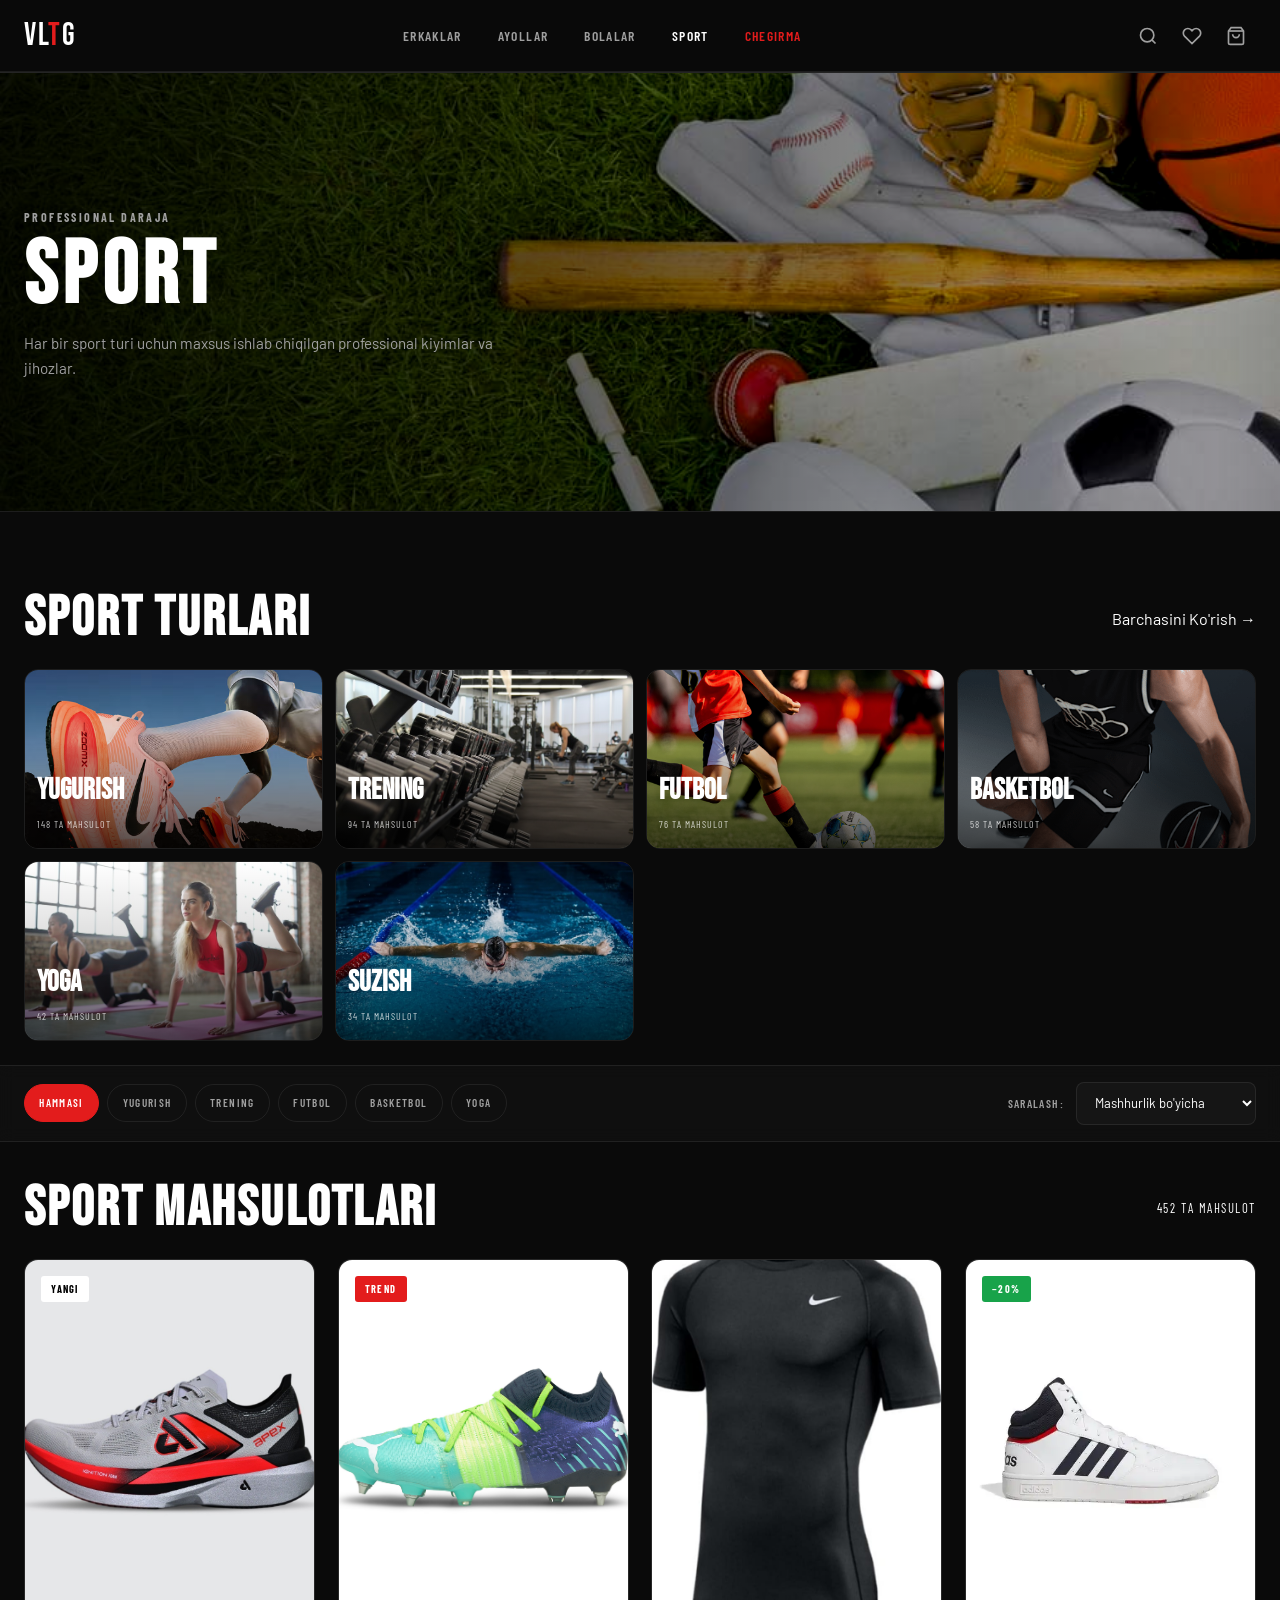
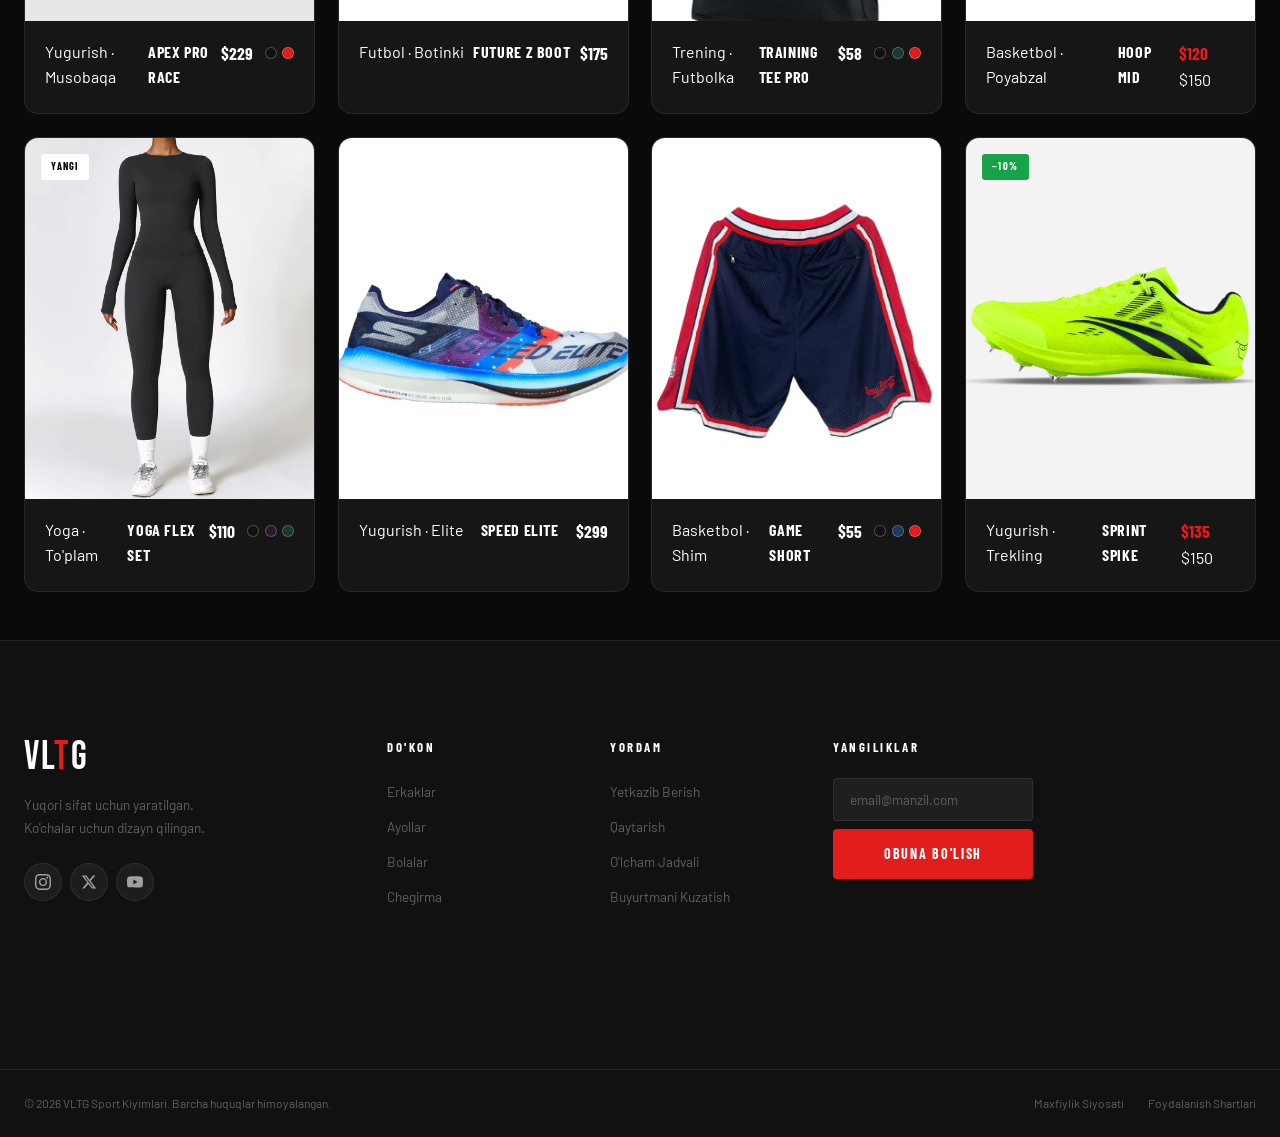
<file: sport.html>
<!DOCTYPE html>
<html lang="uz">
<head>
  <meta charset="UTF-8" />
  <meta name="viewport" content="width=device-width, initial-scale=1.0" />
  <title>Sport — VLTG</title>
  <link rel="preconnect" href="https://fonts.gstatic.com" crossorigin />
  <link href="https://fonts.googleapis.com/css2?family=Bebas+Neue&family=Barlow:wght@300;400;500;600;700&family=Barlow+Condensed:wght@400;600;700;800&display=swap" rel="stylesheet" />
  <link rel="stylesheet" href="style.css" />
  <link rel="stylesheet" href="components.css" />
</head>
<body>

  <!-- HEADER -->
  <header class="site-header">
    <div class="header-inner">
      <input type="checkbox" id="nav-toggle" class="nav-toggle-checkbox" />
      <a href="index.html" class="logo">VL<span>T</span>G</a>
      <nav class="main-nav">
        <ul class="nav-list">
          <li><a href="erkaklar.html" class="nav-link">Erkaklar</a></li>
          <li><a href="ayollar.html" class="nav-link">Ayollar</a></li>
          <li><a href="bolalar.html" class="nav-link">Bolalar</a></li>
          <li><a href="sport.html" class="nav-link active">Sport</a></li>
          <li><a href="chegirma.html" class="nav-link nav-link--sale">Chegirma</a></li>
        </ul>
      </nav>
      <div class="header-actions">
        <a href="#" class="header-icon" data-open-search aria-label="Qidirish"><svg viewBox="0 0 24 24" fill="none" stroke="currentColor" stroke-width="2"><circle cx="11" cy="11" r="8"/><path d="m21 21-4.35-4.35"/></svg></a>
        <a href="#" class="header-icon cart-icon" data-open-cart aria-label="Savat">
          <svg viewBox="0 0 24 24" fill="none" stroke="currentColor" stroke-width="2"><path d="M6 2 3 6v14a2 2 0 0 0 2 2h14a2 2 0 0 0 2-2V6l-3-4z"/><line x1="3" y1="6" x2="21" y2="6"/><path d="M16 10a4 4 0 0 1-8 0"/></svg>
          <span class="cart-badge is-empty" data-cart-count>0</span>
        </a>
        <label for="nav-toggle" class="hamburger"><span></span><span></span><span></span></label>
      </div>
    </div>
    <div class="mobile-nav">
      <ul class="mobile-nav-list">
        <li><a href="erkaklar.html">Erkaklar</a></li>
        <li><a href="ayollar.html">Ayollar</a></li>
        <li><a href="bolalar.html">Bolalar</a></li>
        <li><a href="sport.html">Sport</a></li>
        <li><a href="chegirma.html" class="sale-link">Chegirma</a></li>
        <li class="mobile-nav-divider"></li>
        <li><a href="#" data-open-cart>Savat (<span data-cart-count>0</span>)</a></li>
      </ul>
    </div>
  </header>

  <!-- HERO -->
  <section class="page-hero">
    <div class="page-hero__img">
      <img src="img/sportBackg.jpg" alt="Sport kolleksiyasi" />
    </div>
    <div class="page-hero__overlay"></div>
    <div class="page-hero__content">
      <p class="page-hero__eyebrow">Professional Daraja</p>
      <h1 class="page-hero__title">SPORT</h1>
      <p class="page-hero__desc">Har bir sport turi uchun maxsus ishlab chiqilgan professional kiyimlar va jihozlar.</p>
    </div>
  </section>

  <main>
    <div class="container">

      <!-- Sport kategoriyalar panjara -->
      <div style="padding-top:2.5rem">
        <div class="section-head">
          <h2>Sport Turlari</h2>
          <a href="#">Barchasini Ko'rish →</a>
        </div>
        <div class="sport-categories">

          <a href="#yugurish" class="sport-cat">
            <img src="img/nike’s-best-cushioned-shoes-for-running-and-walking.avif" alt="Yugurish" loading="lazy" />
            <div class="sport-cat__overlay"></div>
            <div class="sport-cat__content">
              <h3 class="sport-cat__title">Yugurish</h3>
              <span class="sport-cat__count">148 ta mahsulot</span>
            </div>
          </a>

          <a href="#trening" class="sport-cat">
            <img src="img/trening.jpg" alt="Trening" loading="lazy" />
            <div class="sport-cat__overlay"></div>
            <div class="sport-cat__content">
              <h3 class="sport-cat__title">Trening</h3>
              <span class="sport-cat__count">94 ta mahsulot</span>
            </div>
          </a>

          <a href="#futbol" class="sport-cat">
            <img src="img/football.avif" alt="Futbol" loading="lazy" />
            <div class="sport-cat__overlay"></div>
            <div class="sport-cat__content">
              <h3 class="sport-cat__title">Futbol</h3>
              <span class="sport-cat__count">76 ta mahsulot</span>
            </div>
          </a>

          <a href="#basketbol" class="sport-cat">
            <img src="img/basketball.webp" alt="Basketbol" loading="lazy" />
            <div class="sport-cat__overlay"></div>
            <div class="sport-cat__content">
              <h3 class="sport-cat__title">Basketbol</h3>
              <span class="sport-cat__count">58 ta mahsulot</span>
            </div>
          </a>

          <a href="#yoga" class="sport-cat">
            <img src="img/yoga.jpg" alt="Yoga" loading="lazy" />
            <div class="sport-cat__overlay"></div>
            <div class="sport-cat__content">
              <h3 class="sport-cat__title">Yoga</h3>
              <span class="sport-cat__count">42 ta mahsulot</span>
            </div>
          </a>

          <a href="#suzish" class="sport-cat">
            <img src="img/suzish.jpg" alt="Suzish" loading="lazy" />
            <div class="sport-cat__overlay"></div>
            <div class="sport-cat__content">
              <h3 class="sport-cat__title">Suzish</h3>
              <span class="sport-cat__count">34 ta mahsulot</span>
            </div>
          </a>

        </div>
      </div>

    </div>

    <!-- Filtr -->
    <div class="filter-bar" id="yugurish">
      <div class="container filter-bar__inner">
        <div class="filter-chips">
          <button class="chip active">Hammasi</button>
          <button class="chip">Yugurish</button>
          <button class="chip">Trening</button>
          <button class="chip">Futbol</button>
          <button class="chip">Basketbol</button>
          <button class="chip">Yoga</button>
        </div>
        <div class="filter-sort">
          <span>Saralash:</span>
          <select>
            <option>Mashhurlik bo'yicha</option>
            <option>Narx: past → yuqori</option>
            <option>Narx: yuqori → past</option>
            <option>Eng yangi</option>
          </select>
        </div>
      </div>
    </div>

    <section class="products-section">
      <div class="container">

        <div class="section-head">
          <h2>Sport Mahsulotlari</h2>
          <span style="font-family:var(--font-cond);font-size:0.8rem;color:var(--clr-text-2)">452 ta mahsulot</span>
        </div>

        <div class="products-grid-page">

          <!-- 1 -->
          <article class="product-card">
            <div class="product-card__media">
              <img src="img/ApexProRace.jpg" alt="Apex Pro" loading="lazy" />
              <div class="product-card__badges"><span class="badge badge--new">Yangi</span></div>
              <div class="product-card__actions">
                <a href="#" class="btn btn--primary btn--sm" style="flex:1">Savatga</a>
                <button class="product-card__fav"><svg viewBox="0 0 24 24" fill="none" stroke="#000" stroke-width="2"><path d="M20.84 4.61a5.5 5.5 0 0 0-7.78 0L12 5.67l-1.06-1.06a5.5 5.5 0 0 0-7.78 7.78l1.06 1.06L12 21.23l7.78-7.78 1.06-1.06a5.5 5.5 0 0 0 0-7.78z"/></svg></button>
              </div>
            </div>
            <div class="product-card__info">
              <p class="product-card__cat">Yugurish · Musobaqa</p>
              <h3 class="product-card__name">Apex Pro Race</h3>
              <div class="product-card__bottom">
                <span class="product-card__price">$229</span>
                <div class="product-card__colors">
                  <span class="color-dot" style="background:#111"></span>
                  <span class="color-dot" style="background:#e31c1c"></span>
                </div>
              </div>
            </div>
          </article>

          <!-- 2 -->
          <article class="product-card">
            <div class="product-card__media">
              <img src="img/FutureZB.jpg" alt="Future Z Boot" loading="lazy" />
              <div class="product-card__badges"><span class="badge badge--hot">Trend</span></div>
              <div class="product-card__actions">
                <a href="#" class="btn btn--primary btn--sm" style="flex:1">Savatga</a>
                <button class="product-card__fav"><svg viewBox="0 0 24 24" fill="none" stroke="#000" stroke-width="2"><path d="M20.84 4.61a5.5 5.5 0 0 0-7.78 0L12 5.67l-1.06-1.06a5.5 5.5 0 0 0-7.78 7.78l1.06 1.06L12 21.23l7.78-7.78 1.06-1.06a5.5 5.5 0 0 0 0-7.78z"/></svg></button>
              </div>
            </div>
            <div class="product-card__info">
              <p class="product-card__cat">Futbol · Botinki</p>
              <h3 class="product-card__name">Future Z Boot</h3>
              <div class="product-card__bottom">
                <span class="product-card__price">$175</span>
              </div>
            </div>
          </article>

          <!-- 3 -->
          <article class="product-card">
            <div class="product-card__media">
              <img src="img/trainingTeePro.jpg" alt="Training Tee Pro" loading="lazy" />
              <div class="product-card__actions">
                <a href="#" class="btn btn--primary btn--sm" style="flex:1">Savatga</a>
                <button class="product-card__fav"><svg viewBox="0 0 24 24" fill="none" stroke="#000" stroke-width="2"><path d="M20.84 4.61a5.5 5.5 0 0 0-7.78 0L12 5.67l-1.06-1.06a5.5 5.5 0 0 0-7.78 7.78l1.06 1.06L12 21.23l7.78-7.78 1.06-1.06a5.5 5.5 0 0 0 0-7.78z"/></svg></button>
              </div>
            </div>
            <div class="product-card__info">
              <p class="product-card__cat">Trening · Futbolka</p>
              <h3 class="product-card__name">Training Tee Pro</h3>
              <div class="product-card__bottom">
                <span class="product-card__price">$58</span>
                <div class="product-card__colors">
                  <span class="color-dot" style="background:#111"></span>
                  <span class="color-dot" style="background:#1a3a2e"></span>
                  <span class="color-dot" style="background:#e31c1c"></span>
                </div>
              </div>
            </div>
          </article>

          <!-- 4 -->
          <article class="product-card">
            <div class="product-card__media">
              <img src="img/HoopMid.webp" alt="Hoop Mid" loading="lazy" />
              <div class="product-card__badges"><span class="badge badge--sale">−20%</span></div>
              <div class="product-card__actions">
                <a href="#" class="btn btn--primary btn--sm" style="flex:1">Savatga</a>
                <button class="product-card__fav"><svg viewBox="0 0 24 24" fill="none" stroke="#000" stroke-width="2"><path d="M20.84 4.61a5.5 5.5 0 0 0-7.78 0L12 5.67l-1.06-1.06a5.5 5.5 0 0 0-7.78 7.78l1.06 1.06L12 21.23l7.78-7.78 1.06-1.06a5.5 5.5 0 0 0 0-7.78z"/></svg></button>
              </div>
            </div>
            <div class="product-card__info">
              <p class="product-card__cat">Basketbol · Poyabzal</p>
              <h3 class="product-card__name">Hoop Mid</h3>
              <div class="product-card__bottom">
                <div>
                  <span class="product-card__price product-card__price--sale">$120</span>
                  <span class="product-card__price-orig">$150</span>
                </div>
              </div>
            </div>
          </article>

          <!-- 5 -->
          <article class="product-card">
            <div class="product-card__media">
              <img src="img/YogaFlexSet.avif" alt="Yoga Flex Set" loading="lazy" />
              <div class="product-card__badges"><span class="badge badge--new">Yangi</span></div>
              <div class="product-card__actions">
                <a href="#" class="btn btn--primary btn--sm" style="flex:1">Savatga</a>
                <button class="product-card__fav"><svg viewBox="0 0 24 24" fill="none" stroke="#000" stroke-width="2"><path d="M20.84 4.61a5.5 5.5 0 0 0-7.78 0L12 5.67l-1.06-1.06a5.5 5.5 0 0 0-7.78 7.78l1.06 1.06L12 21.23l7.78-7.78 1.06-1.06a5.5 5.5 0 0 0 0-7.78z"/></svg></button>
              </div>
            </div>
            <div class="product-card__info">
              <p class="product-card__cat">Yoga · To'plam</p>
              <h3 class="product-card__name">Yoga Flex Set</h3>
              <div class="product-card__bottom">
                <span class="product-card__price">$110</span>
                <div class="product-card__colors">
                  <span class="color-dot" style="background:#111"></span>
                  <span class="color-dot" style="background:#2d1a2e"></span>
                  <span class="color-dot" style="background:#1a3a2e"></span>
                </div>
              </div>
            </div>
          </article>

          <!-- 6 -->
          <article class="product-card">
            <div class="product-card__media">
              <img src="img/elite.webp" alt="Speed Elite" loading="lazy" />
              <div class="product-card__badges"><span class="badge badge--lim">Cheklangan</span></div>
              <div class="product-card__actions">
                <a href="#" class="btn btn--primary btn--sm" style="flex:1">Savatga</a>
                <button class="product-card__fav"><svg viewBox="0 0 24 24" fill="none" stroke="#000" stroke-width="2"><path d="M20.84 4.61a5.5 5.5 0 0 0-7.78 0L12 5.67l-1.06-1.06a5.5 5.5 0 0 0-7.78 7.78l1.06 1.06L12 21.23l7.78-7.78 1.06-1.06a5.5 5.5 0 0 0 0-7.78z"/></svg></button>
              </div>
            </div>
            <div class="product-card__info">
              <p class="product-card__cat">Yugurish · Elite</p>
              <h3 class="product-card__name">Speed Elite</h3>
              <div class="product-card__bottom">
                <span class="product-card__price">$299</span>
              </div>
            </div>
          </article>

          <!-- 7 -->
          <article class="product-card">
            <div class="product-card__media">
              <img src="img/GameShortP.webp" alt="Game Short" loading="lazy" />
              <div class="product-card__actions">
                <a href="#" class="btn btn--primary btn--sm" style="flex:1">Savatga</a>
                <button class="product-card__fav"><svg viewBox="0 0 24 24" fill="none" stroke="#000" stroke-width="2"><path d="M20.84 4.61a5.5 5.5 0 0 0-7.78 0L12 5.67l-1.06-1.06a5.5 5.5 0 0 0-7.78 7.78l1.06 1.06L12 21.23l7.78-7.78 1.06-1.06a5.5 5.5 0 0 0 0-7.78z"/></svg></button>
              </div>
            </div>
            <div class="product-card__info">
              <p class="product-card__cat">Basketbol · Shim</p>
              <h3 class="product-card__name">Game Short</h3>
              <div class="product-card__bottom">
                <span class="product-card__price">$55</span>
                <div class="product-card__colors">
                  <span class="color-dot" style="background:#111"></span>
                  <span class="color-dot" style="background:#1a3a60"></span>
                  <span class="color-dot" style="background:#e31c1c"></span>
                </div>
              </div>
            </div>
          </article>

          <!-- 8 -->
          <article class="product-card">
            <div class="product-card__media">
              <img src="img/SprintSpike.webp" alt="Sprint Spike" loading="lazy" />
              <div class="product-card__badges"><span class="badge badge--sale">−10%</span></div>
              <div class="product-card__actions">
                <a href="#" class="btn btn--primary btn--sm" style="flex:1">Savatga</a>
                <button class="product-card__fav"><svg viewBox="0 0 24 24" fill="none" stroke="#000" stroke-width="2"><path d="M20.84 4.61a5.5 5.5 0 0 0-7.78 0L12 5.67l-1.06-1.06a5.5 5.5 0 0 0-7.78 7.78l1.06 1.06L12 21.23l7.78-7.78 1.06-1.06a5.5 5.5 0 0 0 0-7.78z"/></svg></button>
              </div>
            </div>
            <div class="product-card__info">
              <p class="product-card__cat">Yugurish · Trekling</p>
              <h3 class="product-card__name">Sprint Spike</h3>
              <div class="product-card__bottom">
                <div>
                  <span class="product-card__price product-card__price--sale">$135</span>
                  <span class="product-card__price-orig">$150</span>
                </div>
              </div>
            </div>
          </article>

        </div>

        <div class="pagination">
          <button class="page-btn active">1</button>
          <button class="page-btn">2</button>
          <button class="page-btn">3</button>
          <button class="page-btn">4</button>
          <button class="page-btn">5</button>
          <button class="page-btn page-btn--wide">Keyingi →</button>
        </div>

      </div>
    </section>
  </main>

  <!-- FOOTER -->
  <footer class="site-footer">
    <div class="footer-top">
      <div class="container">
        <div class="footer-grid">
          <div class="footer-col footer-col--brand">
            <a href="index.html" class="logo footer-logo">VL<span>T</span>G</a>
            <p class="footer-tagline">Yuqori sifat uchun yaratilgan.<br />Ko'chalar uchun dizayn qilingan.</p>
            <div class="footer-social">
              <a href="#" class="social-link"><svg viewBox="0 0 24 24" fill="currentColor"><path d="M12 2.163c3.204 0 3.584.012 4.85.07 3.252.148 4.771 1.691 4.919 4.919.058 1.265.069 1.645.069 4.849 0 3.205-.012 3.584-.069 4.849-.149 3.225-1.664 4.771-4.919 4.919-1.266.058-1.644.07-4.85.07-3.204 0-3.584-.012-4.849-.07-3.26-.149-4.771-1.699-4.919-4.92-.058-1.265-.07-1.644-.07-4.849 0-3.204.013-3.583.07-4.849.149-3.227 1.664-4.771 4.919-4.919 1.266-.057 1.645-.069 4.849-.069zm0-2.163c-3.259 0-3.667.014-4.947.072-4.358.2-6.78 2.618-6.98 6.98-.059 1.281-.073 1.689-.073 4.948 0 3.259.014 3.668.072 4.948.2 4.358 2.618 6.78 6.98 6.98 1.281.058 1.689.072 4.948.072 3.259 0 3.668-.014 4.948-.072 4.354-.2 6.782-2.618 6.979-6.98.059-1.28.073-1.689.073-4.948 0-3.259-.014-3.667-.072-4.947-.196-4.354-2.617-6.78-6.979-6.98-1.281-.059-1.69-.073-4.949-.073zm0 5.838c-3.403 0-6.162 2.759-6.162 6.162s2.759 6.163 6.162 6.163 6.162-2.759 6.162-6.163c0-3.403-2.759-6.162-6.162-6.162zm0 10.162c-2.209 0-4-1.79-4-4 0-2.209 1.791-4 4-4s4 1.791 4 4c0 2.21-1.791 4-4 4zm6.406-11.845c-.796 0-1.441.645-1.441 1.44s.645 1.44 1.441 1.44c.795 0 1.439-.645 1.439-1.44s-.644-1.44-1.439-1.44z"/></svg></a>
              <a href="#" class="social-link"><svg viewBox="0 0 24 24" fill="currentColor"><path d="M18.244 2.25h3.308l-7.227 8.26 8.502 11.24H16.17l-5.214-6.817L4.99 21.75H1.68l7.73-8.835L1.254 2.25H8.08l4.713 6.231zm-1.161 17.52h1.833L7.084 4.126H5.117z"/></svg></a>
              <a href="#" class="social-link"><svg viewBox="0 0 24 24" fill="currentColor"><path d="M23.498 6.186a3.016 3.016 0 0 0-2.122-2.136C19.505 3.545 12 3.545 12 3.545s-7.505 0-9.377.505A3.017 3.017 0 0 0 .502 6.186C0 8.07 0 12 0 12s0 3.93.502 5.814a3.016 3.016 0 0 0 2.122 2.136c1.871.505 9.376.505 9.376.505s7.505 0 9.377-.505a3.015 3.015 0 0 0 2.122-2.136C24 15.93 24 12 24 12s0-3.93-.502-5.814zM9.545 15.568V8.432L15.818 12l-6.273 3.568z"/></svg></a>
            </div>
          </div>
          <div class="footer-col">
            <h5 class="footer-col__title">Do'kon</h5>
            <ul class="footer-links">
              <li><a href="erkaklar.html">Erkaklar</a></li>
              <li><a href="ayollar.html">Ayollar</a></li>
              <li><a href="bolalar.html">Bolalar</a></li>
              <li><a href="chegirma.html">Chegirma</a></li>
            </ul>
          </div>
          <div class="footer-col">
            <h5 class="footer-col__title">Yordam</h5>
            <ul class="footer-links">
              <li><a href="#">Yetkazib Berish</a></li>
              <li><a href="#">Qaytarish</a></li>
              <li><a href="#">O'lcham Jadvali</a></li>
              <li><a href="#">Buyurtmani Kuzatish</a></li>
            </ul>
          </div>
          <div class="footer-col">
            <h5 class="footer-col__title">Yangiliklar</h5>
            <div style="display:flex;flex-direction:column;gap:0.5rem">
              <input type="email" placeholder="email@manzil.com" class="newsletter-input" />
              <a href="#" class="btn btn--primary" style="text-align:center">Obuna Bo'lish</a>
            </div>
          </div>
        </div>
      </div>
    </div>
    <div class="footer-bottom">
      <div class="container footer-bottom-inner">
        <p class="footer-legal">&copy; 2026 VLTG Sport Kiyimlari. Barcha huquqlar himoyalangan.</p>
        <div class="footer-legal-links">
          <a href="#">Maxfiylik Siyosati</a>
          <a href="#">Foydalanish Shartlari</a>
        </div>
      </div>
    </div>
  </footer>

  <script src="products.js"></script>
  <script src="main.js"></script>
  <script src="listing.js"></script>
</body>
</html>
</file>
<file: style.css>
/* ── 1. CSS VARIABLES ──────────────────────── */
:root {
  /* Colors */
  --clr-bg:          #0a0a0a;
  --clr-bg-2:        #111111;
  --clr-bg-3:        #1a1a1a;
  --clr-bg-4:        #222222;
  --clr-surface:     #161616;
  --clr-border:      rgba(255,255,255,0.08);
  --clr-border-mid:  rgba(255,255,255,0.15);

  --clr-text-primary:   #ffffff;
  --clr-text-secondary: #a0a0a0;
  --clr-text-muted:     #606060;

  --clr-accent:     #e31c1c;   /* Red accent */
  --clr-accent-dim: rgba(227, 28, 28, 0.15);
  --clr-accent-hover: #ff2828;

  /* Typography */
  --font-display:  'Bebas Neue', sans-serif;
  --font-cond:     'Barlow Condensed', sans-serif;
  --font-body:     'Barlow', sans-serif;

  /* Spacing */
  --gap-xs:  0.5rem;
  --gap-sm:  1rem;
  --gap-md:  2rem;
  --gap-lg:  4rem;
  --gap-xl:  6rem;

  /* Transitions */
  --ease-out:  cubic-bezier(0.22, 1, 0.36, 1);
  --dur-fast:  200ms;
  --dur-med:   350ms;
  --dur-slow:  600ms;

  /* Misc */
  --radius-sm: 8px;
  --radius-md: 14px;
  --radius-lg: 20px;
  --header-h:  72px;
}

/* ── 2. RESET & BASE ────────────────────────── */
*, *::before, *::after {
  box-sizing: border-box;
  margin: 0;
  padding: 0;
}

html {
  scroll-behavior: smooth;
  font-size: 16px;
}

body {
  background-color: var(--clr-bg);
  color: var(--clr-text-primary);
  font-family: var(--font-body);
  font-weight: 400;
  line-height: 1.6;
  -webkit-font-smoothing: antialiased;
  overflow-x: hidden;
}

img {
  display: block;
  width: 100%;
  height: 100%;
  object-fit: cover;
}

a {
  color: inherit;
  text-decoration: none;
}

ul {
  list-style: none;
}

button {
  cursor: pointer;
  background: none;
  border: none;
  font: inherit;
}

/* ── 3. UTILITY ─────────────────────────────── */
.container {
  width: 100%;
  max-width: 1320px;
  margin-inline: auto;
  padding-inline: 1.5rem;
}

.section {
  padding-block: var(--gap-xl);
}

/* ── 4. BUTTONS ─────────────────────────────── */
.btn {
  display: inline-flex;
  align-items: center;
  justify-content: center;
  gap: 0.5rem;
  padding: 0.75rem 2rem;
  font-family: var(--font-cond);
  font-size: 0.875rem;
  font-weight: 700;
  letter-spacing: 0.12em;
  text-transform: uppercase;
  border-radius: 4px;
  transition:
    background var(--dur-fast) var(--ease-out),
    color var(--dur-fast) var(--ease-out),
    transform var(--dur-fast) var(--ease-out),
    box-shadow var(--dur-med) var(--ease-out),
    border-color var(--dur-fast) var(--ease-out);
  white-space: nowrap;
}

.btn:hover {
  transform: translateY(-2px);
}

.btn:active {
  transform: translateY(0);
}

/* Primary (red fill) */
.btn--primary {
  background: var(--clr-accent);
  color: #fff;
  border: 2px solid var(--clr-accent);
}
.btn--primary:hover {
  background: var(--clr-accent-hover);
  border-color: var(--clr-accent-hover);
  box-shadow: 0 8px 32px rgba(227,28,28,0.4);
}

/* Ghost (transparent + white border) */
.btn--ghost {
  background: transparent;
  color: #fff;
  border: 2px solid rgba(255,255,255,0.4);
}
.btn--ghost:hover {
  border-color: #fff;
  box-shadow: 0 8px 24px rgba(255,255,255,0.1);
}

/* Overlay (white fill) */
.btn--overlay {
  background: #fff;
  color: #000;
  border: 2px solid #fff;
  font-size: 0.75rem;
  padding: 0.6rem 1.5rem;
}
.btn--overlay:hover {
  background: var(--clr-accent);
  border-color: var(--clr-accent);
  color: #fff;
}

/* Small */
.btn--sm {
  padding: 0.5rem 1.25rem;
  font-size: 0.78rem;
  background: var(--clr-accent);
  color: #fff;
  border: 2px solid var(--clr-accent);
}
.btn--sm:hover {
  background: var(--clr-accent-hover);
  border-color: var(--clr-accent-hover);
  box-shadow: 0 6px 20px rgba(227,28,28,0.35);
}

/* Large */
.btn--lg {
  padding: 1rem 2.75rem;
  font-size: 1rem;
}

/* ── 5. LOGO ────────────────────────────────── */
.logo {
  font-family: var(--font-display);
  font-size: 2rem;
  letter-spacing: 0.05em;
  color: #fff;
  transition: opacity var(--dur-fast);
  line-height: 1;
}
.logo span {
  color: var(--clr-accent);
}
.logo:hover {
  opacity: 0.85;
}

/* ── 6. HEADER ──────────────────────────────── */
.site-header {
  position: fixed;
  top: 0;
  left: 0;
  right: 0;
  z-index: 100;
  height: var(--header-h);
  background: rgba(10, 10, 10, 0.85);
  backdrop-filter: blur(16px);
  -webkit-backdrop-filter: blur(16px);
  border-bottom: 1px solid var(--clr-border);
  transition: background var(--dur-med);
}

.header-inner {
  display: flex;
  align-items: center;
  justify-content: space-between;
  height: 100%;
  max-width: 1320px;
  margin-inline: auto;
  padding-inline: 1.5rem;
  gap: 2rem;
}

/* Navigation */
.main-nav {
  flex: 1;
  display: flex;
  justify-content: center;
}

.nav-list {
  display: flex;
  align-items: center;
  gap: 0.25rem;
}

.nav-link {
  display: block;
  padding: 0.5rem 1rem;
  font-family: var(--font-cond);
  font-weight: 600;
  font-size: 0.85rem;
  letter-spacing: 0.1em;
  text-transform: uppercase;
  color: var(--clr-text-secondary);
  transition: color var(--dur-fast);
  position: relative;
}

.nav-link::after {
  content: '';
  position: absolute;
  bottom: 0;
  left: 50%;
  right: 50%;
  height: 2px;
  background: var(--clr-accent);
  transition: left var(--dur-med) var(--ease-out), right var(--dur-med) var(--ease-out);
}

.nav-link:hover {
  color: #fff;
}
.nav-link:hover::after {
  left: 1rem;
  right: 1rem;
}

.nav-link--sale {
  color: var(--clr-accent);
}
.nav-link--sale:hover {
  color: var(--clr-accent-hover);
}

/* Header actions */
.header-actions {
  display: flex;
  align-items: center;
  gap: 0.25rem;
}

.header-icon {
  display: flex;
  align-items: center;
  justify-content: center;
  width: 40px;
  height: 40px;
  border-radius: 50%;
  color: var(--clr-text-secondary);
  transition: color var(--dur-fast), background var(--dur-fast);
}
.header-icon svg {
  width: 20px;
  height: 20px;
}
.header-icon:hover {
  color: #fff;
  background: rgba(255,255,255,0.07);
}

.cart-icon {
  position: relative;
}
.cart-badge {
  position: absolute;
  top: 4px;
  right: 4px;
  background: var(--clr-accent);
  color: #fff;
  font-size: 0.6rem;
  font-weight: 700;
  font-family: var(--font-cond);
  width: 16px;
  height: 16px;
  border-radius: 50%;
  display: flex;
  align-items: center;
  justify-content: center;
  line-height: 1;
}

/* Hamburger (hidden on desktop) */
.nav-toggle-checkbox { display: none; }

.hamburger {
  display: none;
  flex-direction: column;
  justify-content: center;
  gap: 5px;
  width: 40px;
  height: 40px;
  cursor: pointer;
  padding: 0.5rem;
}
.hamburger span {
  display: block;
  height: 2px;
  background: #fff;
  border-radius: 2px;
  transition: transform var(--dur-med) var(--ease-out), opacity var(--dur-fast);
}

.nav-toggle-checkbox:checked ~ .header-inner .hamburger span:nth-child(1) {
  transform: translateY(7px) rotate(45deg);
}
.nav-toggle-checkbox:checked ~ .header-inner .hamburger span:nth-child(2) {
  opacity: 0;
}
.nav-toggle-checkbox:checked ~ .header-inner .hamburger span:nth-child(3) {
  transform: translateY(-7px) rotate(-45deg);
}

/* Mobile nav drawer */
.mobile-nav {
  position: absolute;
  top: var(--header-h);
  left: 0;
  right: 0;
  background: var(--clr-bg-2);
  border-bottom: 1px solid var(--clr-border);
  max-height: 0;
  overflow: hidden;
  transition: max-height var(--dur-slow) var(--ease-out);
}

.nav-toggle-checkbox:checked ~ .mobile-nav {
  max-height: 480px;
}

.mobile-nav-list {
  padding: 1rem 1.5rem 2rem;
  display: flex;
  flex-direction: column;
  gap: 0.25rem;
}
.mobile-nav-list a {
  display: block;
  padding: 0.75rem 0;
  font-family: var(--font-cond);
  font-size: 1.1rem;
  font-weight: 600;
  letter-spacing: 0.08em;
  text-transform: uppercase;
  color: var(--clr-text-secondary);
  border-bottom: 1px solid var(--clr-border);
  transition: color var(--dur-fast), padding-left var(--dur-fast);
}
.mobile-nav-list a:hover {
  color: #fff;
  padding-left: 0.5rem;
}
.mobile-nav-list .sale-link {
  color: var(--clr-accent);
}
.mobile-nav-divider {
  height: 1px;
  background: var(--clr-border);
  margin: 0.5rem 0;
}

/* ── 7. HERO ────────────────────────────────── */
.hero {
  position: relative;
  min-height: 100vh;
  display: flex;
  align-items: center;
  overflow: hidden;
}

.hero-bg {
  position: absolute;
  inset: 0;
}
.hero-img {
  width: 100%;
  height: 100%;
  object-fit: cover;
  object-position: center 30%;
  transform: scale(1.04);
  transition: transform 8s ease-out;
}
.hero:hover .hero-img {
  transform: scale(1.0);
}
.hero-overlay {
  position: absolute;
  inset: 0;
  background:
    linear-gradient(90deg, rgba(0,0,0,0.85) 40%, rgba(0,0,0,0.3) 100%),
    linear-gradient(180deg, rgba(0,0,0,0.2) 0%, rgba(0,0,0,0.6) 100%);
}

.hero-content {
  position: relative;
  z-index: 2;
  padding: var(--gap-lg) 1.5rem;
  max-width: 1320px;
  margin-inline: auto;
  width: 100%;
  margin-top: var(--header-h);
}

.hero-eyebrow {
  font-family: var(--font-cond);
  font-size: 0.8rem;
  font-weight: 600;
  letter-spacing: 0.25em;
  text-transform: uppercase;
  color: var(--clr-accent);
  margin-bottom: 1.5rem;
  display: flex;
  align-items: center;
  gap: 0.75rem;
}
.hero-eyebrow::before {
  content: '';
  display: block;
  width: 32px;
  height: 2px;
  background: var(--clr-accent);
}

.hero-title {
  font-family: var(--font-display);
  font-size: clamp(5rem, 12vw, 11rem);
  line-height: 0.92;
  letter-spacing: -0.01em;
  color: #fff;
  margin-bottom: 2rem;
}
.hero-title em {
  font-style: normal;
  color: transparent;
  -webkit-text-stroke: 2px rgba(255,255,255,0.5);
}

.hero-subtitle {
  font-size: 1.1rem;
  font-weight: 300;
  color: var(--clr-text-secondary);
  margin-bottom: 2.5rem;
  max-width: 400px;
}

.hero-cta-group {
  display: flex;
  gap: 1rem;
  flex-wrap: wrap;
}

/* Scroll hint */
.hero-scroll-hint {
  position: absolute;
  bottom: 2.5rem;
  right: 3rem;
  z-index: 2;
  display: flex;
  flex-direction: column;
  align-items: center;
  gap: 0.75rem;
}
.hero-scroll-hint span {
  font-family: var(--font-cond);
  font-size: 0.7rem;
  letter-spacing: 0.2em;
  text-transform: uppercase;
  color: var(--clr-text-muted);
  writing-mode: vertical-rl;
}
.hero-scroll-line {
  width: 1px;
  height: 60px;
  background: linear-gradient(to bottom, var(--clr-text-muted), transparent);
  animation: scrollPulse 2s ease-in-out infinite;
}

@keyframes scrollPulse {
  0%, 100% { opacity: 0.4; }
  50% { opacity: 1; }
}

/* ── 8. TICKER ──────────────────────────────── */
.ticker-wrap {
  background: var(--clr-accent);
  overflow: hidden;
  white-space: nowrap;
  padding-block: 0.65rem;
}

.ticker-track {
  display: inline-flex;
  gap: 2rem;
  animation: ticker 22s linear infinite;
  font-family: var(--font-cond);
  font-size: 0.8rem;
  font-weight: 600;
  letter-spacing: 0.15em;
  text-transform: uppercase;
  color: #fff;
}

@keyframes ticker {
  from { transform: translateX(0); }
  to   { transform: translateX(-50%); }
}

.ticker-dot {
  opacity: 0.6;
}

/* ── 9. SECTION HEADER ──────────────────────── */
.section-header {
  display: grid;
  grid-template-columns: 1fr auto;
  grid-template-rows: auto auto;
  gap: 0.25rem 2rem;
  align-items: end;
  margin-bottom: 3rem;
}

.section-eyebrow {
  grid-column: 1;
  font-family: var(--font-cond);
  font-size: 0.75rem;
  font-weight: 600;
  letter-spacing: 0.25em;
  text-transform: uppercase;
  color: var(--clr-accent);
}

.section-title {
  grid-column: 1;
  font-family: var(--font-display);
  font-size: clamp(2.5rem, 6vw, 4.5rem);
  line-height: 0.95;
  letter-spacing: 0.02em;
}

.section-link {
  grid-row: 1 / 3;
  grid-column: 2;
  font-family: var(--font-cond);
  font-size: 0.82rem;
  font-weight: 600;
  letter-spacing: 0.1em;
  text-transform: uppercase;
  color: var(--clr-text-secondary);
  transition: color var(--dur-fast);
  white-space: nowrap;
  align-self: end;
  padding-bottom: 4px;
}
.section-link:hover {
  color: #fff;
}

/* ── 9.5. LISTING / CATEGORY PAGE STYLES ───── */
.nav-link.active,
.nav-link:hover {
  color: #fff;
}

.nav-link.active::after,
.nav-link:hover::after {
  transform: scaleX(1);
}

.page-hero {
  position: relative;
  min-height: 440px;
  display: flex;
  align-items: center;
  overflow: hidden;
  margin-top: var(--header-h);
  border-bottom: 1px solid var(--clr-border);
}

.page-hero__img,
.page-hero__img img {
  position: absolute;
  inset: 0;
  width: 100%;
  height: 100%;
}

.page-hero__img img {
  object-fit: cover;
  filter: saturate(1.1) contrast(1.1);
}

.page-hero__overlay {
  position: absolute;
  inset: 0;
  background: linear-gradient(90deg, rgba(10,10,10,0.88) 0%, rgba(10,10,10,0.62) 38%, rgba(10,10,10,0.36) 100%);
}

.page-hero__content {
  position: relative;
  z-index: 1;
  width: min(1320px, 100%);
  margin: 0 auto;
  padding: 4rem 1.5rem;
}

.page-hero__eyebrow {
  display: inline-block;
  margin-bottom: 1rem;
  font-family: var(--font-cond);
  font-size: 0.75rem;
  font-weight: 700;
  letter-spacing: 0.24em;
  text-transform: uppercase;
  color: var(--clr-accent);
}

.page-hero__title {
  margin-bottom: 1rem;
  font-family: var(--font-display);
  font-size: clamp(3.5rem, 8vw, 7rem);
  line-height: 0.9;
  letter-spacing: 0.06em;
  color: #fff;
}

.page-hero__desc {
  max-width: 640px;
  font-size: 1rem;
  color: var(--clr-text-secondary);
  line-height: 1.7;
}

.subcats {
  display: flex;
  flex-wrap: wrap;
  gap: 0.75rem;
  padding-top: 2rem;
  padding-bottom: 0.5rem;
}

.subcat-link {
  display: inline-flex;
  align-items: center;
  justify-content: center;
  min-height: 42px;
  padding: 0.7rem 1rem;
  border: 1px solid var(--clr-border);
  border-radius: 999px;
  background: rgba(255,255,255,0.02);
  color: var(--clr-text-secondary);
  font-family: var(--font-cond);
  font-size: 0.72rem;
  font-weight: 600;
  letter-spacing: 0.12em;
  text-transform: uppercase;
  transition: all var(--dur-fast) var(--ease-out);
}

.subcat-link:hover,
.subcat-link.active {
  background: var(--clr-accent);
  border-color: var(--clr-accent);
  color: #fff;
  box-shadow: 0 10px 24px rgba(227,28,28,0.25);
}

.filter-bar {
  position: relative;
  border-top: 1px solid var(--clr-border);
  border-bottom: 1px solid var(--clr-border);
  background: rgba(17,17,17,0.8);
  backdrop-filter: blur(8px);
  -webkit-backdrop-filter: blur(8px);
}

.filter-bar__inner {
  display: flex;
  align-items: center;
  justify-content: space-between;
  gap: 1rem;
  flex-wrap: wrap;
  padding-block: 1rem;
}

.filter-chips {
  display: flex;
  align-items: center;
  gap: 0.5rem;
  flex-wrap: wrap;
}

.chip {
  display: inline-flex;
  align-items: center;
  justify-content: center;
  min-height: 38px;
  padding: 0.5rem 0.9rem;
  border-radius: 999px;
  border: 1px solid var(--clr-border);
  background: transparent;
  color: var(--clr-text-secondary);
  font-family: var(--font-cond);
  font-size: 0.7rem;
  font-weight: 600;
  letter-spacing: 0.12em;
  text-transform: uppercase;
  transition: all var(--dur-fast) var(--ease-out);
}

.chip:hover,
.chip.active {
  background: var(--clr-accent);
  border-color: var(--clr-accent);
  color: #fff;
}

.filter-sort {
  display: flex;
  align-items: center;
  gap: 0.75rem;
  color: var(--clr-text-secondary);
}

.filter-sort span {
  font-family: var(--font-cond);
  font-size: 0.72rem;
  font-weight: 600;
  letter-spacing: 0.12em;
  text-transform: uppercase;
}

.filter-sort select {
  min-width: 180px;
  padding: 0.7rem 0.9rem;
  border: 1px solid var(--clr-border);
  border-radius: 8px;
  background: rgba(255,255,255,0.03);
  color: #fff;
  font-family: var(--font-body);
  font-size: 0.82rem;
  outline: none;
}

.section-head {
  display: flex;
  align-items: center;
  justify-content: space-between;
  gap: 1rem;
  margin: 2.5rem 0 1.5rem;
}

.section-head h2 {
  font-family: var(--font-display);
  font-size: clamp(2.2rem, 5vw, 3.5rem);
  line-height: 0.95;
  letter-spacing: 0.04em;
  color: #fff;
}

.section-head span {
  color: var(--clr-text-secondary);
  font-family: var(--font-cond);
  font-size: 0.8rem;
  letter-spacing: 0.12em;
  text-transform: uppercase;
}

.products-grid-page {
  display: grid;
  grid-template-columns: repeat(4, minmax(0, 1fr));
  gap: 1.4rem;
  padding-bottom: 3rem;
}

.products-grid-page .product-card {
  background: var(--clr-surface);
}

.product-card__media {
  position: relative;
  overflow: hidden;
}

.product-card__actions {
  position: absolute;
  left: 1rem;
  right: 1rem;
  bottom: 1rem;
  display: flex;
  align-items: center;
  gap: 0.75rem;
  opacity: 0;
  transform: translateY(10px);
  transition: all var(--dur-med) var(--ease-out);
}

.product-card:hover .product-card__actions,
.product-card:focus-within .product-card__actions {
  opacity: 1;
  transform: translateY(0);
}

.product-card__fav {
  width: 42px;
  height: 42px;
  display: inline-flex;
  align-items: center;
  justify-content: center;
  border-radius: 999px;
  background: rgba(255,255,255,0.96);
  border: 0;
  transition: transform var(--dur-fast) var(--ease-out), background var(--dur-fast) var(--ease-out);
}

.product-card__fav:hover {
  transform: scale(1.08);
}

.product-card__fav svg {
  width: 18px;
  height: 18px;
  stroke: #000;
  fill: none;
}

.product-card__fav.active {
  background: var(--clr-accent);
}

.product-card__fav.active svg {
  stroke: #fff;
  fill: #fff;
}

.product-card__bottom {
  display: flex;
  align-items: center;
  justify-content: space-between;
  gap: 0.75rem;
}

.color-dot {
  display: inline-block;
  width: 12px;
  height: 12px;
  border-radius: 50%;
  border: 1px solid rgba(255,255,255,0.25);
  box-shadow: inset 0 0 0 1px rgba(0,0,0,0.15);
}

.product-card__colors {
  display: flex;
  align-items: center;
  gap: 0.35rem;
}

@media (max-width: 1200px) {
  .products-grid-page {
    grid-template-columns: repeat(3, minmax(0, 1fr));
  }
}

@media (max-width: 900px) {
  .products-grid-page {
    grid-template-columns: repeat(2, minmax(0, 1fr));
  }
}

@media (max-width: 600px) {
  .page-hero {
    min-height: 340px;
  }

  .page-hero__content {
    padding-top: 3rem;
    padding-bottom: 3rem;
  }

  .section-head {
    flex-direction: column;
    align-items: flex-start;
  }

  .products-grid-page {
    grid-template-columns: 1fr;
  }

  .filter-bar__inner {
    align-items: flex-start;
    flex-direction: column;
  }
}

/* ── 10. PRODUCTS GRID ──────────────────────── */
.products-section {
  background: var(--clr-bg);
}

.products-grid {
  display: grid;
  grid-template-columns: repeat(3, 1fr);
  gap: 1.5rem;
}

/* Product card */
.product-card {
  background: var(--clr-surface);
  border-radius: var(--radius-md);
  overflow: hidden;
  border: 1px solid var(--clr-border);
  transition:
    transform var(--dur-med) var(--ease-out),
    box-shadow var(--dur-med) var(--ease-out),
    border-color var(--dur-med);
}
.product-card:hover {
  transform: translateY(-6px);
  box-shadow: 0 20px 60px rgba(0,0,0,0.6);
  border-color: var(--clr-border-mid);
}

.product-card__media {
  position: relative;
  aspect-ratio: 4/5;
  overflow: hidden;
  background: var(--clr-bg-3);
}
.product-card__media img {
  transition: transform var(--dur-slow) var(--ease-out);
}
.product-card:hover .product-card__media img {
  transform: scale(1.07);
}

.product-card__badges {
  position: absolute;
  top: 1rem;
  left: 1rem;
  display: flex;
  flex-direction: column;
  gap: 0.4rem;
  z-index: 2;
}

.badge {
  font-family: var(--font-cond);
  font-size: 0.65rem;
  font-weight: 700;
  letter-spacing: 0.12em;
  text-transform: uppercase;
  padding: 0.3rem 0.65rem;
  border-radius: 3px;
}
.badge--new     { background: #fff; color: #000; }
.badge--hot     { background: var(--clr-accent); color: #fff; }
.badge--sale    { background: #18a34a; color: #fff; }
.badge--lim     { background: rgba(255,255,255,0.12); color: #fff; border: 1px solid rgba(255,255,255,0.25); }

.product-card__overlay {
  position: absolute;
  inset: 0;
  display: flex;
  align-items: flex-end;
  justify-content: center;
  padding-bottom: 1.25rem;
  background: linear-gradient(to top, rgba(0,0,0,0.6) 0%, transparent 60%);
  opacity: 0;
  transition: opacity var(--dur-med) var(--ease-out);
}
.product-card:hover .product-card__overlay {
  opacity: 1;
}

.product-card__info {
  padding: 1.1rem 1.25rem 1.25rem;
  display: flex;
  justify-content: space-between;
  align-items: flex-start;
  gap: 0.5rem;
}

.product-card__name {
  font-family: var(--font-cond);
  font-size: 1rem;
  font-weight: 700;
  letter-spacing: 0.04em;
  text-transform: uppercase;
  margin-bottom: 0.2rem;
}

.product-card__category {
  font-size: 0.72rem;
  color: var(--clr-text-muted);
  font-weight: 400;
}

.product-card__pricing {
  display: flex;
  flex-direction: column;
  align-items: flex-end;
  gap: 0.15rem;
  flex-shrink: 0;
}

.product-card__price {
  font-family: var(--font-cond);
  font-size: 1.1rem;
  font-weight: 700;
}
.product-card__price--sale {
  color: var(--clr-accent);
}
.product-card__price-original {
  font-family: var(--font-cond);
  font-size: 0.78rem;
  color: var(--clr-text-muted);
  text-decoration: line-through;
}

/* ── 11. CATEGORIES ─────────────────────────── */
.categories-section {
  background: var(--clr-bg-2);
}

.categories-grid {
  display: grid;
  grid-template-columns: 2fr 1fr 1fr;
  grid-template-rows: 240px 240px;
  gap: 1rem;
}

.cat-card {
  position: relative;
  overflow: hidden;
  border-radius: var(--radius-md);
  cursor: pointer;
  display: block;
}

.cat-card--large {
  grid-row: 1 / 3;
}

.cat-card img {
  transition: transform var(--dur-slow) var(--ease-out);
}
.cat-card:hover img {
  transform: scale(1.08);
}

.cat-card__overlay {
  position: absolute;
  inset: 0;
  background: linear-gradient(to top, rgba(0,0,0,0.75) 0%, rgba(0,0,0,0.1) 60%);
  transition: background var(--dur-med);
}
.cat-card:hover .cat-card__overlay {
  background: linear-gradient(to top, rgba(227,28,28,0.6) 0%, rgba(0,0,0,0.2) 80%);
}

.cat-card__content {
  position: absolute;
  bottom: 0;
  left: 0;
  right: 0;
  padding: 1.5rem;
  z-index: 2;
}

.cat-card__title {
  font-family: var(--font-display);
  font-size: clamp(1.8rem, 3.5vw, 3rem);
  line-height: 1;
  color: #fff;
  margin-bottom: 0.3rem;
  transition: letter-spacing var(--dur-med) var(--ease-out);
}
.cat-card:hover .cat-card__title {
  letter-spacing: 0.05em;
}

.cat-card__count {
  font-family: var(--font-cond);
  font-size: 0.75rem;
  font-weight: 500;
  letter-spacing: 0.15em;
  text-transform: uppercase;
  color: rgba(255,255,255,0.6);
}

/* ── 12. NEW ARRIVALS ───────────────────────── */
.arrivals-section {
  background: var(--clr-bg);
}

.arrivals-grid {
  display: grid;
  grid-template-columns: repeat(3, 1fr);
  gap: 1.5rem;
}

.arrival-card {
  background: var(--clr-surface);
  border-radius: var(--radius-md);
  overflow: hidden;
  border: 1px solid var(--clr-border);
  display: flex;
  flex-direction: column;
  transition:
    transform var(--dur-med) var(--ease-out),
    box-shadow var(--dur-med) var(--ease-out),
    border-color var(--dur-med);
}
.arrival-card:hover {
  transform: translateY(-5px);
  box-shadow: 0 20px 60px rgba(0,0,0,0.5);
  border-color: var(--clr-border-mid);
}

.arrival-card__media {
  position: relative;
  aspect-ratio: 16/11;
  overflow: hidden;
  background: var(--clr-bg-3);
  flex-shrink: 0;
}
.arrival-card__media img {
  transition: transform var(--dur-slow) var(--ease-out);
}
.arrival-card:hover .arrival-card__media img {
  transform: scale(1.07);
}

.arrival-card__overlay {
  position: absolute;
  inset: 0;
  display: flex;
  align-items: center;
  justify-content: center;
  background: rgba(0,0,0,0.45);
  opacity: 0;
  transition: opacity var(--dur-med) var(--ease-out);
}
.arrival-card:hover .arrival-card__overlay {
  opacity: 1;
}

.arrival-card__info {
  padding: 1.4rem;
  display: flex;
  flex-direction: column;
  flex: 1;
}

.arrival-card__tag {
  font-family: var(--font-cond);
  font-size: 0.7rem;
  font-weight: 600;
  letter-spacing: 0.15em;
  text-transform: uppercase;
  color: var(--clr-accent);
  margin-bottom: 0.5rem;
}

.arrival-card__name {
  font-family: var(--font-cond);
  font-size: 1.4rem;
  font-weight: 800;
  letter-spacing: 0.04em;
  text-transform: uppercase;
  margin-bottom: 0.6rem;
}

.arrival-card__desc {
  font-size: 0.82rem;
  color: var(--clr-text-secondary);
  line-height: 1.55;
  flex: 1;
  margin-bottom: 1.25rem;
}

.arrival-card__footer {
  display: flex;
  align-items: center;
  justify-content: space-between;
  gap: 1rem;
}

.arrival-card__price {
  font-family: var(--font-cond);
  font-size: 1.3rem;
  font-weight: 700;
}

/* ── 13. PROMO BANNER ───────────────────────── */
.promo-banner {
  position: relative;
  min-height: 520px;
  display: flex;
  align-items: center;
  overflow: hidden;
}

.promo-banner__bg {
  position: absolute;
  inset: 0;
}
.promo-banner__bg img {
  width: 100%;
  height: 100%;
  object-fit: cover;
  object-position: center 60%;
}
.promo-banner__overlay {
  position: absolute;
  inset: 0;
  background: linear-gradient(90deg, rgba(0,0,0,0.9) 0%, rgba(0,0,0,0.6) 60%, rgba(0,0,0,0.3) 100%);
}

.promo-banner__content {
  position: relative;
  z-index: 2;
  max-width: 1320px;
  margin-inline: auto;
  width: 100%;
  padding: var(--gap-lg) 1.5rem;
}

.promo-banner__eyebrow {
  font-family: var(--font-cond);
  font-size: 0.8rem;
  font-weight: 600;
  letter-spacing: 0.25em;
  text-transform: uppercase;
  color: var(--clr-accent);
  margin-bottom: 1rem;
  display: flex;
  align-items: center;
  gap: 0.75rem;
}
.promo-banner__eyebrow::before {
  content: '';
  display: block;
  width: 24px;
  height: 2px;
  background: var(--clr-accent);
}

.promo-banner__title {
  font-family: var(--font-display);
  font-size: clamp(4rem, 10vw, 8rem);
  line-height: 0.9;
  color: #fff;
  margin-bottom: 1.25rem;
}
.promo-banner__title em {
  font-style: normal;
  color: var(--clr-accent);
}

.promo-banner__subtitle {
  font-size: 1rem;
  color: var(--clr-text-secondary);
  line-height: 1.65;
  margin-bottom: 2.5rem;
  max-width: 360px;
}

.promo-banner__cta {
  display: flex;
  gap: 1rem;
  flex-wrap: wrap;
}

/* Countdown */
.promo-countdown {
  display: flex;
  align-items: center;
  gap: 0.75rem;
}

.countdown-unit {
  display: flex;
  flex-direction: column;
  align-items: center;
  background: rgba(255,255,255,0.06);
  border: 1px solid var(--clr-border);
  border-radius: var(--radius-sm);
  padding: 0.6rem 1rem;
  min-width: 64px;
  backdrop-filter: blur(8px);
}

.countdown-num {
  font-family: var(--font-display);
  font-size: 2rem;
  line-height: 1;
  color: #fff;
}

.countdown-label {
  font-family: var(--font-cond);
  font-size: 0.6rem;
  letter-spacing: 0.15em;
  text-transform: uppercase;
  color: var(--clr-text-muted);
  margin-top: 2px;
}

.countdown-sep {
  font-family: var(--font-display);
  font-size: 1.75rem;
  color: var(--clr-accent);
  line-height: 1;
  margin-bottom: 0.5rem;
}

/* ── 14. VALUES STRIP ───────────────────────── */
.values-strip {
  background: var(--clr-bg-2);
  border-top: 1px solid var(--clr-border);
  border-bottom: 1px solid var(--clr-border);
  padding-block: 3.5rem;
}

.values-grid {
  display: grid;
  grid-template-columns: repeat(4, 1fr);
  gap: 2rem;
}

.value-item {
  display: flex;
  flex-direction: column;
  align-items: center;
  text-align: center;
  gap: 0.75rem;
}

.value-item__icon {
  width: 48px;
  height: 48px;
  display: flex;
  align-items: center;
  justify-content: center;
  border-radius: 12px;
  background: var(--clr-accent-dim);
  border: 1px solid rgba(227,28,28,0.2);
  color: var(--clr-accent);
  transition: background var(--dur-med), border-color var(--dur-med);
}
.value-item__icon svg {
  width: 22px;
  height: 22px;
}
.value-item:hover .value-item__icon {
  background: var(--clr-accent);
  border-color: var(--clr-accent);
  color: #fff;
}

.value-item__title {
  font-family: var(--font-cond);
  font-size: 0.9rem;
  font-weight: 700;
  letter-spacing: 0.08em;
  text-transform: uppercase;
}

.value-item__desc {
  font-size: 0.8rem;
  color: var(--clr-text-muted);
  line-height: 1.5;
}

/* ── 15. FOOTER ─────────────────────────────── */
.site-footer {
  background: var(--clr-bg-2);
  border-top: 1px solid var(--clr-border);
}

.footer-top {
  padding-block: var(--gap-xl);
}

.footer-grid {
  display: grid;
  grid-template-columns: 1.8fr repeat(4, 1fr);
  gap: 3rem;
  margin-bottom: 4rem;
}

.footer-col--brand {
  display: flex;
  flex-direction: column;
  gap: 1rem;
}

.footer-logo {
  font-size: 2.5rem;
}

.footer-tagline {
  font-size: 0.85rem;
  color: var(--clr-text-muted);
  line-height: 1.7;
}

/* Social */
.footer-social {
  display: flex;
  gap: 0.5rem;
  margin-top: 0.5rem;
}

.social-link {
  width: 38px;
  height: 38px;
  border-radius: 50%;
  background: rgba(255,255,255,0.05);
  border: 1px solid var(--clr-border);
  display: flex;
  align-items: center;
  justify-content: center;
  color: var(--clr-text-secondary);
  transition:
    background var(--dur-fast),
    border-color var(--dur-fast),
    color var(--dur-fast),
    transform var(--dur-fast);
}
.social-link svg {
  width: 16px;
  height: 16px;
}
.social-link:hover {
  background: var(--clr-accent);
  border-color: var(--clr-accent);
  color: #fff;
  transform: translateY(-2px);
}

/* Footer links */
.footer-col__title {
  font-family: var(--font-cond);
  font-size: 0.8rem;
  font-weight: 700;
  letter-spacing: 0.2em;
  text-transform: uppercase;
  color: #fff;
  margin-bottom: 1.25rem;
}

.footer-links {
  display: flex;
  flex-direction: column;
  gap: 0.6rem;
}

.footer-links a {
  font-size: 0.85rem;
  color: var(--clr-text-muted);
  transition: color var(--dur-fast), padding-left var(--dur-fast);
}
.footer-links a:hover {
  color: #fff;
  padding-left: 4px;
}

/* Newsletter */
.footer-newsletter {
  padding: 2rem;
  background: rgba(255,255,255,0.03);
  border: 1px solid var(--clr-border);
  border-radius: var(--radius-md);
  display: flex;
  align-items: center;
  justify-content: space-between;
  gap: 2rem;
  flex-wrap: wrap;
}

.newsletter-text h5 {
  font-family: var(--font-cond);
  font-size: 1.1rem;
  font-weight: 700;
  letter-spacing: 0.06em;
  text-transform: uppercase;
  margin-bottom: 0.3rem;
}
.newsletter-text p {
  font-size: 0.82rem;
  color: var(--clr-text-muted);
}

.newsletter-form {
  display: flex;
  gap: 0.5rem;
  flex: 1;
  max-width: 480px;
  flex-wrap: wrap;
}

.newsletter-input {
  flex: 1;
  min-width: 200px;
  padding: 0.75rem 1rem;
  background: rgba(255,255,255,0.06);
  border: 1px solid var(--clr-border);
  border-radius: 4px;
  color: #fff;
  font-family: var(--font-body);
  font-size: 0.85rem;
  transition: border-color var(--dur-fast), background var(--dur-fast);
  outline: none;
}
.newsletter-input::placeholder {
  color: var(--clr-text-muted);
}
.newsletter-input:focus {
  border-color: var(--clr-accent);
  background: rgba(227,28,28,0.04);
}

/* Footer bottom */
.footer-bottom {
  border-top: 1px solid var(--clr-border);
  padding-block: 1.5rem;
}

.footer-bottom-inner {
  display: flex;
  align-items: center;
  justify-content: space-between;
  gap: 1.5rem;
  flex-wrap: wrap;
}

.footer-legal {
  font-size: 0.75rem;
  color: var(--clr-text-muted);
}

.footer-legal-links {
  display: flex;
  gap: 1.5rem;
}
.footer-legal-links a {
  font-size: 0.75rem;
  color: var(--clr-text-muted);
  transition: color var(--dur-fast);
}
.footer-legal-links a:hover {
  color: #fff;
}

.footer-payments {
  display: flex;
  gap: 0.75rem;
}
.footer-payments span {
  font-family: var(--font-cond);
  font-size: 0.7rem;
  font-weight: 600;
  letter-spacing: 0.08em;
  text-transform: uppercase;
  color: var(--clr-text-muted);
  padding: 0.35rem 0.75rem;
  border: 1px solid var(--clr-border);
  border-radius: 4px;
}

/* ── 16. RESPONSIVE ─────────────────────────── */

/* ── 1200px ── */
@media (max-width: 1200px) {
  .products-grid {
    grid-template-columns: repeat(2, 1fr);
  }

  .footer-grid {
    grid-template-columns: repeat(3, 1fr);
  }
  .footer-col--brand {
    grid-column: 1 / -1;
    flex-direction: row;
    flex-wrap: wrap;
    align-items: flex-start;
    gap: 2rem;
  }
  .footer-logo { font-size: 3rem; }
  .footer-tagline { max-width: 320px; }
  .footer-social { margin-top: 0; }
}

/* ── 1024px ── */
@media (max-width: 1024px) {
  :root { --gap-xl: 5rem; }

  .categories-grid {
    grid-template-columns: 1fr 1fr;
    grid-template-rows: auto;
  }
  .cat-card--large {
    grid-column: 1 / -1;
    grid-row: auto;
    aspect-ratio: 16/6;
  }
  .cat-card {
    aspect-ratio: 4/3;
  }

  .values-grid {
    grid-template-columns: repeat(2, 1fr);
    gap: 2rem;
  }
}

/* ── 900px ── */
@media (max-width: 900px) {
  .arrivals-grid {
    grid-template-columns: 1fr 1fr;
  }
  .arrivals-grid .arrival-card:last-child {
    grid-column: 1 / -1;
  }
  .arrivals-grid .arrival-card:last-child .arrival-card__media {
    aspect-ratio: 21/7;
  }

  .main-nav { display: none; }
  .hamburger { display: flex; }

  .sport-categories {
    grid-template-columns: repeat(2, minmax(0, 1fr));
  }
}

/* ── 768px ── */
@media (max-width: 768px) {
  :root {
    --gap-xl: 4rem;
    --gap-lg: 2.5rem;
  }

  .products-grid {
    grid-template-columns: repeat(2, 1fr);
    gap: 1rem;
  }

  .promo-banner {
    min-height: 480px;
  }

  .promo-countdown {
    gap: 0.5rem;
  }
  .countdown-unit { min-width: 52px; padding: 0.5rem 0.75rem; }
  .countdown-num { font-size: 1.6rem; }

  .footer-grid {
    grid-template-columns: repeat(2, 1fr);
    gap: 2rem;
  }
  .footer-col--brand {
    grid-column: 1 / -1;
  }

  .footer-bottom-inner {
    flex-direction: column;
    align-items: flex-start;
    gap: 1rem;
  }
}

/* ── 600px ── */
@media (max-width: 600px) {
  :root { --gap-xl: 3.5rem; }

  .hero-title {
    font-size: clamp(4rem, 18vw, 6rem);
  }
  .hero-scroll-hint { display: none; }

  .products-grid {
    grid-template-columns: 1fr;
    gap: 1rem;
  }
  .product-card__media { aspect-ratio: 3/2; }

  .categories-grid {
    grid-template-columns: 1fr;
  }
  .cat-card--large { aspect-ratio: 16/7; }

  .arrivals-grid {
    grid-template-columns: 1fr;
  }
  .arrivals-grid .arrival-card:last-child {
    grid-column: auto;
  }
  .arrivals-grid .arrival-card:last-child .arrival-card__media {
    aspect-ratio: 16/10;
  }

  .footer-grid {
    grid-template-columns: 1fr 1fr;
  }

  .footer-newsletter {
    flex-direction: column;
    align-items: flex-start;
  }
  .newsletter-form {
    width: 100%;
    max-width: none;
  }

  .promo-banner__cta {
    flex-direction: column;
    max-width: 280px;
  }
  .promo-countdown {
    flex-wrap: wrap;
  }

  .values-grid {
    grid-template-columns: 1fr 1fr;
  }

  .footer-payments { display: none; }
}

/* ── 400px ── */
@media (max-width: 400px) {
  .footer-grid {
    grid-template-columns: 1fr;
  }
  .hero-cta-group {
    flex-direction: column;
  }
  .btn { width: 100%; justify-content: center; }
}

/* ── 9.6. PAGE HERO & SPORT & SALE PAGE STYLES ───────── */
.page-hero {
  height: 340px;
  position: relative;
  overflow: hidden;
  margin-top: var(--header-h);
  display: flex;
  align-items: center;
}

.page-hero__img {
  position: absolute;
  inset: 0;
  width: 100%;
  height: 100%;
}

.page-hero__img img {
  width: 100%;
  height: 100%;
  object-fit: cover;
  object-position: center;
}

.page-hero__overlay {
  position: absolute;
  inset: 0;
  background: linear-gradient(90deg, rgba(0,0,0,0.88) 0%, rgba(0,0,0,0.62) 45%, rgba(0,0,0,0.28) 100%);
  z-index: 1;
}

.page-hero__content {
  position: relative;
  z-index: 2;
  width: 100%;
}

.page-hero__content .container {
  max-width: 1140px;
}

.page-hero__eyebrow {
  font-family: var(--font-cond);
  font-size: 0.75rem;
  font-weight: 700;
  letter-spacing: 0.2em;
  text-transform: uppercase;
  color: var(--clr-text-secondary);
  margin-bottom: 0.5rem;
}

.page-hero__title {
  font-family: var(--font-display);
  font-size: clamp(3.5rem, 8vw, 5.5rem);
  line-height: 0.95;
  color: #fff;
  margin-bottom: 0.8rem;
}

.page-hero__desc {
  max-width: 520px;
  font-size: 0.95rem;
  line-height: 1.6;
  color: var(--clr-text-secondary);
}

.sale-hero {
  position: relative;
  height: 380px;
  display: flex;
  align-items: center;
  overflow: hidden;
  margin-top: var(--header-h);
  background: #0d0d0d;
}

.sale-hero__bg,
.sale-hero__bg img {
  position: absolute;
  inset: 0;
  width: 100%;
  height: 100%;
}

.sale-hero__bg img {
  object-fit: cover;
  filter: saturate(1.05) contrast(1.1);
}

.sale-hero__overlay {
  position: absolute;
  inset: 0;
  background: linear-gradient(90deg, rgba(0,0,0,0.88) 0%, rgba(0,0,0,0.62) 40%, rgba(0,0,0,0.22) 100%);
}

.sale-hero__bg-text {
  position: absolute;
  left: 56%;
  top: 50%;
  transform: translate(-50%, -50%) rotate(-16deg);
  font-family: var(--font-display);
  font-size: clamp(8rem, 18vw, 22rem);
  line-height: 0.8;
  letter-spacing: 0.04em;
  color: rgba(255,255,255,0.08);
  user-select: none;
}

.sale-hero__content {
  position: relative;
  z-index: 1;
  width: 100%;
}

.sale-hero__content .container {
  position: relative;
  z-index: 1;
}

.sale-hero__eyebrow {
  margin-bottom: 1rem;
  font-family: var(--font-cond);
  font-size: 0.8rem;
  font-weight: 700;
  letter-spacing: 0.22em;
  text-transform: uppercase;
  color: #fff;
}

.sale-hero__title {
  margin-bottom: 1rem;
  font-family: var(--font-display);
  font-size: clamp(4rem, 10vw, 8rem);
  line-height: 0.9;
  color: #fff;
}

.sale-hero__title em {
  color: var(--clr-accent);
  font-style: normal;
}

.sale-hero__sub {
  max-width: 520px;
  color: var(--clr-text-secondary);
  font-size: 1rem;
  line-height: 1.7;
  margin-bottom: 2rem;
}

.hero-countdown {
  display: inline-flex;
  flex-direction: column;
  gap: 0.8rem;
  margin-bottom: 2rem;
}

.hero-countdown__label {
  font-family: var(--font-cond);
  font-size: 0.72rem;
  font-weight: 700;
  letter-spacing: 0.18em;
  text-transform: uppercase;
  color: var(--clr-text-secondary);
}

.hero-countdown__units {
  display: flex;
  align-items: center;
  gap: 0.75rem;
  flex-wrap: wrap;
}

.hcd-unit {
  display: flex;
  flex-direction: column;
  align-items: center;
  justify-content: center;
  width: 72px;
  min-height: 86px;
  padding: 0.7rem 0.6rem;
  border: 1px solid rgba(255,255,255,0.16);
  background: rgba(255,255,255,0.04);
  backdrop-filter: blur(8px);
}

.hcd-num {
  font-family: var(--font-display);
  font-size: 2rem;
  line-height: 1;
  color: #fff;
}

.hcd-lbl {
  margin-top: 0.2rem;
  font-family: var(--font-cond);
  font-size: 0.62rem;
  font-weight: 600;
  letter-spacing: 0.15em;
  text-transform: uppercase;
  color: var(--clr-text-muted);
}

.hcd-sep {
  color: var(--clr-accent);
  font-family: var(--font-display);
  font-size: 1.7rem;
  line-height: 1;
}

.sale-hero__cta {
  display: flex;
  flex-wrap: wrap;
  gap: 1rem;
}

.btn--sale-primary {
  background: var(--clr-accent);
  color: #fff;
  border: 2px solid var(--clr-accent);
  box-shadow: 0 10px 28px rgba(227,28,28,0.3);
}

.btn--sale-primary:hover {
  background: var(--clr-accent-hover);
  border-color: var(--clr-accent-hover);
}

.discount-tiers {
  padding-block: 2.5rem;
  background: var(--clr-bg-2);
}

.tiers-grid {
  display: grid;
  grid-template-columns: repeat(4, minmax(0, 1fr));
  gap: 1rem;
}

.tier-card {
  position: relative;
  display: flex;
  flex-direction: column;
  align-items: flex-start;
  min-height: 170px;
  padding: 1.4rem 1.25rem;
  border: 1px solid var(--clr-border);
  border-radius: var(--radius-md);
  background: rgba(255,255,255,0.02);
  overflow: hidden;
  transition: transform var(--dur-med) var(--ease-out), border-color var(--dur-med), box-shadow var(--dur-med);
}

.tier-card:hover {
  transform: translateY(-4px);
  border-color: var(--clr-border-mid);
  box-shadow: 0 18px 42px rgba(0,0,0,0.35);
}

.tier-card::before {
  content: '';
  position: absolute;
  inset: auto -12% -38% auto;
  width: 120px;
  height: 120px;
  border-radius: 50%;
  background: rgba(255,255,255,0.06);
}

.tier-card--10 { background: linear-gradient(135deg, rgba(255,255,255,0.04), rgba(255,255,255,0.01)); }
.tier-card--20 { background: linear-gradient(135deg, rgba(227,28,28,0.12), rgba(255,255,255,0.02)); }
.tier-card--30 { background: linear-gradient(135deg, rgba(255,255,255,0.05), rgba(227,28,28,0.09)); }
.tier-card--40 { background: linear-gradient(135deg, rgba(227,28,28,0.2), rgba(255,255,255,0.02)); }

.tier-card__pct {
  position: relative;
  z-index: 1;
  font-family: var(--font-display);
  font-size: 3rem;
  line-height: 1;
  color: #fff;
}

.tier-card__label,
.tier-card__cat,
.tier-card__arrow {
  position: relative;
  z-index: 1;
}

.tier-card__label {
  margin-top: 0.4rem;
  font-family: var(--font-cond);
  font-size: 0.72rem;
  font-weight: 700;
  letter-spacing: 0.18em;
  text-transform: uppercase;
  color: var(--clr-text-secondary);
}

.tier-card__cat {
  margin-top: auto;
  font-size: 0.82rem;
  color: var(--clr-text-secondary);
}

.tier-card__arrow {
  margin-top: 0.8rem;
  font-size: 1.4rem;
  color: #fff;
}

.promo-cards-section {
  padding-block: 2rem;
  background: var(--clr-bg);
}

.promo-grid-sale {
  display: grid;
  grid-template-columns: 1.3fr 1fr;
  gap: 0.875rem;
}

.promo-s-card {
  position: relative;
  display: block;
  overflow: hidden;
  height: 220px;
  border-radius: var(--radius-md);
  border: 1px solid var(--clr-border);
  background: var(--clr-bg-3);
}

.promo-s-card--tall {
  height: 300px;
}

.promo-s-wide {
  position: relative;
  display: block;
  margin-top: 0.875rem;
  height: 160px;
  overflow: hidden;
  border-radius: var(--radius-md);
  border: 1px solid var(--clr-border);
}

.promo-s-card img,
.promo-s-wide img,
.sale-hero__bg img,
.page-hero__img img {
  width: 100%;
  height: 100%;
  object-fit: cover;
  object-position: center;
}

.sport-cat {
  position: relative;
  display: block;
  height: 180px;
  overflow: hidden;
  border-radius: var(--radius-md);
  border: 1px solid var(--clr-border);
}

.sport-cat img {
  width: 100%;
  height: 100%;
  object-fit: cover;
  object-position: center;
}

.sport-categories {
  display: grid;
  grid-template-columns: repeat(4, minmax(0, 1fr));
  gap: 0.75rem;
  padding-bottom: 1.5rem;
}

.sport-cat__content {
  position: absolute;
  inset: auto 0 0 0;
  z-index: 2;
  padding: 0.875rem 0.75rem;
}

.sport-cat__title {
  font-family: var(--font-display);
  font-size: clamp(1.1rem, 2.8vw, 1.8rem);
  line-height: 1.1;
  color: #fff;
  margin-bottom: 0.125rem;
}

.sport-cat__count {
  font-family: var(--font-cond);
  font-size: 0.62rem;
  letter-spacing: 0.1em;
  text-transform: uppercase;
  color: rgba(255,255,255,0.75);
}

.sport-cat__overlay {
  position: absolute;
  inset: 0;
  z-index: 1;
  background: linear-gradient(to top, rgba(0,0,0,0.68), rgba(0,0,0,0.12) 60%, transparent);
}

@media (max-width: 900px) {
  .sport-categories {
    grid-template-columns: repeat(3, minmax(0, 1fr));
    gap: 0.75rem;
  }

  .promo-grid-sale {
    grid-template-columns: 1fr;
  }
}

@media (max-width: 600px) {
  .sport-categories {
    grid-template-columns: 1fr;
    gap: 0.5rem;
  }

  .sport-cat {
    height: 140px;
  }

  .sport-cat__title {
    font-size: 1.1rem;
  }

  .sport-cat__count {
    font-size: 0.6rem;
  }

  .promo-s-card {
    height: 150px;
  }

  .promo-s-card--tall {
    height: 200px;
  }

  .promo-s-wide {
    height: 120px;
  }

  .page-hero {
    height: 240px;
    padding: 2rem 0;
  }

  .page-hero__title {
    font-size: clamp(2.5rem, 10vw, 4rem);
  }

  .sale-hero {
    height: 280px;
  }
}
</file>
<file: components.css>
/* ==========================================================
   VLTG — components.css
   JavaScript yaratadigan komponentlar uchun uslublar:
   savat · qidiruv · modal · tezkor ko'rish · bildirishnoma ·
   filtr holatlari · paydo bo'lish animatsiyasi

   Bu fayl style.css va pages.css'ga BOG'LIQ EMAS (o'z o'zgaruvchilari bor),
   shuning uchun ikkala sahifa turida ham bir xil ishlaydi.
   ========================================================== */

:root {
  --vl-surface:   #141414;
  --vl-surface-2: #1c1c1c;
  --vl-line:      rgba(255, 255, 255, .09);
  --vl-line-2:    rgba(255, 255, 255, .18);
  --vl-text:      #ffffff;
  --vl-muted:     #a3a3a3;
  --vl-dim:       #6b6b6b;
  --vl-accent:    var(--clr-accent, #e31c1c);
  --vl-accent-h:  #ff2d2d;
  --vl-ok:        #22c55e;
  --vl-bad:       #f87171;
  --vl-ease:      cubic-bezier(.22, 1, .36, 1);
  --vl-cond:      var(--font-cond, 'Barlow Condensed', sans-serif);
  --vl-display:   var(--font-display, 'Bebas Neue', sans-serif);
  --vl-body:      var(--font-body, 'Barlow', sans-serif);
}

html { scroll-padding-top: calc(var(--header-h, 70px) + 76px); }
body.vl-lock { overflow: hidden; }

/* ---------- Header qo'shimchalari ---------- */
.cart-badge.is-empty { display: none; }
.cart-badge.bump { animation: vlBump .4s var(--vl-ease); }
@keyframes vlBump { 0% { transform: scale(1); } 40% { transform: scale(1.6); } 100% { transform: scale(1); } }
.wish-icon { position: relative; }
.site-header.scrolled { box-shadow: 0 10px 30px rgba(0, 0, 0, .45); }

/* ---------- Umumiy yopish tugmasi ---------- */
.vl-x {
  width: 36px; height: 36px; flex-shrink: 0; border-radius: 50%;
  display: inline-flex; align-items: center; justify-content: center;
  background: none; border: 0; color: var(--vl-muted); cursor: pointer;
  transition: background .15s, color .15s;
}
.vl-x svg { width: 18px; height: 18px; }
.vl-x:hover { background: rgba(255, 255, 255, .08); color: #fff; }

/* ---------- Bildirishnomalar ---------- */
.vl-toasts { position: fixed; right: 1.5rem; bottom: 1.5rem; z-index: 1100; display: flex; flex-direction: column; gap: .6rem; pointer-events: none; }
.vl-toast {
  display: flex; align-items: center; gap: .8rem; min-width: 270px; max-width: 340px;
  padding: .8rem 1rem; background: var(--vl-surface-2); border: 1px solid var(--vl-line-2);
  border-radius: 12px; box-shadow: 0 14px 40px rgba(0, 0, 0, .55);
  opacity: 0; transform: translateX(30px); transition: opacity .3s, transform .35s var(--vl-ease);
}
.vl-toast.show { opacity: 1; transform: none; }
.vl-toast__icon { width: 34px; height: 34px; flex-shrink: 0; border-radius: 9px; display: flex; align-items: center; justify-content: center; background: rgba(34, 197, 94, .14); color: var(--vl-ok); }
.vl-toast__icon svg { width: 17px; height: 17px; }
.vl-toast--info .vl-toast__icon { background: rgba(255, 255, 255, .08); color: #fff; }
.vl-toast--err  .vl-toast__icon { background: rgba(248, 113, 113, .14); color: var(--vl-bad); }
.vl-toast strong { display: block; font: 700 .85rem/1.2 var(--vl-cond); letter-spacing: .06em; text-transform: uppercase; color: #fff; }
.vl-toast span:not(.vl-toast__icon) { display: block; margin-top: .15rem; font: 400 .76rem/1.35 var(--vl-body); color: var(--vl-muted); }

/* ---------- Savat (o'ngdan chiqadigan panel) ---------- */
.vl-backdrop { position: fixed; inset: 0; z-index: 900; background: rgba(0, 0, 0, .62); opacity: 0; pointer-events: none; transition: opacity .3s; }
.vl-backdrop.open { opacity: 1; pointer-events: auto; }
.vl-cart {
  position: fixed; top: 0; right: 0; bottom: 0; z-index: 910; width: 430px; max-width: 100vw;
  display: flex; flex-direction: column; background: #111; border-left: 1px solid var(--vl-line);
  transform: translateX(100%); transition: transform .38s var(--vl-ease); color: var(--vl-text); font-family: var(--vl-body);
}
.vl-cart.open { transform: none; }
.vl-cart__head { display: flex; align-items: center; justify-content: space-between; padding: 1.1rem 1.25rem; border-bottom: 1px solid var(--vl-line); }
.vl-cart__head h3 { margin: 0; font: 400 1.9rem/1 var(--vl-display); letter-spacing: .04em; }
.vl-cart__head small { font: 600 1rem var(--vl-cond); color: var(--vl-muted); letter-spacing: .06em; }

.vl-cart__ship { padding: .85rem 1.25rem; border-bottom: 1px solid var(--vl-line); background: rgba(255, 255, 255, .02); }
.vl-cart__ship p { margin: 0 0 .5rem; font-size: .8rem; color: var(--vl-muted); }
.vl-cart__ship b { color: #fff; }
.vl-cart__ship.is-done b { color: var(--vl-ok); }
.vl-bar { height: 5px; border-radius: 99px; background: rgba(255, 255, 255, .09); overflow: hidden; }
.vl-bar i { display: block; height: 100%; border-radius: inherit; background: var(--vl-accent); transition: width .5s var(--vl-ease); }
.vl-cart__ship.is-done .vl-bar i { background: var(--vl-ok); }

.vl-cart__list { list-style: none; margin: 0; padding: .4rem 1.25rem; flex: 1; overflow-y: auto; }
.vl-cart__list::-webkit-scrollbar { width: 5px; }
.vl-cart__list::-webkit-scrollbar-thumb { background: var(--vl-line-2); border-radius: 3px; }
.vl-ci { display: flex; gap: .9rem; align-items: flex-start; padding: 1rem 0; border-bottom: 1px solid var(--vl-line); }
.vl-ci:last-child { border-bottom: 0; }
.vl-ci > img { width: 78px; height: 92px; border-radius: 9px; object-fit: cover; background: var(--vl-surface-2); flex-shrink: 0; }
.vl-ci__body { flex: 1; min-width: 0; }
.vl-ci__body strong { display: block; font: 700 .95rem/1.2 var(--vl-cond); letter-spacing: .04em; text-transform: uppercase; }
.vl-ci__body > span { display: block; margin: .15rem 0 .65rem; font-size: .74rem; color: var(--vl-dim); }
.vl-ci__row { display: flex; align-items: center; justify-content: space-between; gap: .5rem; }
.vl-ci__row b { font: 700 1.05rem var(--vl-cond); }

.qty { display: inline-flex; align-items: center; border: 1px solid var(--vl-line-2); border-radius: 8px; overflow: hidden; }
.qty button { width: 30px; height: 30px; background: rgba(255, 255, 255, .05); border: 0; color: #fff; font-size: 1rem; cursor: pointer; transition: background .15s; }
.qty button:hover { background: var(--vl-accent); }
.qty span { min-width: 32px; text-align: center; font: 700 .9rem var(--vl-cond); }

.vl-cart__foot { padding: 1rem 1.25rem 1.25rem; border-top: 1px solid var(--vl-line); background: #0e0e0e; }
.vl-promo { display: flex; gap: .5rem; margin-bottom: .5rem; }
.vl-promo input {
  flex: 1; min-width: 0; padding: .6rem .8rem; background: rgba(255, 255, 255, .06); border: 1px solid var(--vl-line);
  border-radius: 8px; color: #fff; font: 600 .82rem var(--vl-cond); letter-spacing: .1em; text-transform: uppercase; outline: 0;
}
.vl-promo input::placeholder { color: var(--vl-dim); text-transform: none; letter-spacing: .02em; font-family: var(--vl-body); font-weight: 400; }
.vl-promo input:focus { border-color: var(--vl-accent); }
.vl-promo button { padding: 0 1rem; background: rgba(255, 255, 255, .08); border: 1px solid var(--vl-line-2); border-radius: 8px; color: #fff; font: 700 .75rem var(--vl-cond); letter-spacing: .1em; text-transform: uppercase; cursor: pointer; transition: background .15s, border-color .15s; }
.vl-promo button:hover { background: var(--vl-accent); border-color: var(--vl-accent); }
.vl-promo.is-on { align-items: center; justify-content: space-between; padding: .55rem .8rem; border: 1px dashed var(--vl-ok); border-radius: 8px; font-size: .8rem; color: var(--vl-ok); }
.vl-promo.is-on button { padding: .25rem .6rem; font-size: .68rem; }
.vl-promo__err { margin: 0 0 .5rem; font-size: .76rem; color: var(--vl-bad); }
.vl-promo__ok  { display: flex; align-items: center; gap: .4rem; margin: 0 0 .6rem; font-size: .76rem; color: var(--vl-ok); }
.vl-promo__ok svg { width: 14px; height: 14px; flex-shrink: 0; }

.vl-sum { margin: .6rem 0 1rem; }
.vl-sum > div { display: flex; justify-content: space-between; padding: .28rem 0; font-size: .85rem; color: var(--vl-muted); }
.vl-sum dd { margin: 0; color: #fff; font-weight: 600; }
.vl-sum .is-off dd { color: var(--vl-ok); }
.vl-sum .is-total { margin-top: .4rem; padding-top: .7rem; border-top: 1px solid var(--vl-line); }
.vl-sum .is-total dt { font: 700 .85rem var(--vl-cond); letter-spacing: .12em; text-transform: uppercase; color: #fff; align-self: center; }
.vl-sum .is-total dd { font: 400 1.8rem/1 var(--vl-display); letter-spacing: .02em; }

.vl-wide { width: 100%; justify-content: center; }
.vl-link { display: block; width: 100%; margin-top: .7rem; padding: .3rem; background: none; border: 0; color: var(--vl-muted); font: 600 .75rem var(--vl-cond); letter-spacing: .1em; text-transform: uppercase; cursor: pointer; transition: color .15s; }
.vl-link:hover { color: #fff; }

.vl-cart__empty { flex: 1; display: flex; flex-direction: column; align-items: center; justify-content: center; gap: .7rem; padding: 2rem; text-align: center; color: var(--vl-dim); }
.vl-cart__empty svg { width: 58px; height: 58px; opacity: .35; }
.vl-cart__empty p { margin: 0; font: 700 1.05rem var(--vl-cond); letter-spacing: .1em; text-transform: uppercase; color: var(--vl-muted); }
.vl-cart__empty span { font-size: .82rem; max-width: 240px; margin-bottom: .6rem; }

/* ---------- Qidiruv ---------- */
.vl-search {
  position: fixed; inset: 0; z-index: 950; display: flex; justify-content: center; align-items: flex-start;
  padding: 5.5rem 1.25rem 1.5rem; background: rgba(0, 0, 0, .86); backdrop-filter: blur(10px);
  opacity: 0; pointer-events: none; transition: opacity .25s;
}
.vl-search.open { opacity: 1; pointer-events: auto; }
.vl-search__box { width: 100%; max-width: 680px; max-height: 100%; display: flex; flex-direction: column; transform: translateY(-12px); transition: transform .35s var(--vl-ease); }
.vl-search.open .vl-search__box { transform: none; }
.vl-search__field { display: flex; align-items: center; gap: .9rem; padding-bottom: .8rem; border-bottom: 2px solid var(--vl-accent); }
.vl-search__field > svg { width: 24px; height: 24px; color: var(--vl-accent); flex-shrink: 0; }
.vl-search__field input { flex: 1; min-width: 0; background: none; border: 0; outline: 0; color: #fff; font: 600 1.5rem var(--vl-cond); letter-spacing: .04em; }
.vl-search__field input::placeholder { color: #555; }
.vl-search__hints { display: flex; align-items: center; flex-wrap: wrap; gap: .5rem; margin: 1.1rem 0 .8rem; }
.vl-search__hints span { font: 600 .72rem var(--vl-cond); letter-spacing: .15em; text-transform: uppercase; color: var(--vl-dim); margin-right: .2rem; }
.vl-search__hints button { padding: .32rem .9rem; background: none; border: 1px solid var(--vl-line-2); border-radius: 99px; color: var(--vl-muted); font: 600 .74rem var(--vl-cond); letter-spacing: .08em; text-transform: uppercase; cursor: pointer; transition: all .15s; }
.vl-search__hints button:hover { background: var(--vl-accent); border-color: var(--vl-accent); color: #fff; }
.vl-search__results { overflow-y: auto; padding-bottom: 1rem; }
.vl-search__count { margin: 0 0 .5rem; font: 600 .72rem var(--vl-cond); letter-spacing: .12em; text-transform: uppercase; color: var(--vl-dim); }
.vl-search__none { padding: 2rem 0; text-align: center; color: var(--vl-muted); font-size: .95rem; }
.vl-search__none small { color: var(--vl-dim); }
.vl-sr {
  display: flex; align-items: center; gap: .9rem; width: 100%; padding: .55rem; margin-bottom: .3rem;
  background: rgba(255, 255, 255, .03); border: 1px solid transparent; border-radius: 10px; color: #fff; text-align: left; cursor: pointer; font-family: var(--vl-body);
  transition: background .15s, border-color .15s;
}
.vl-sr:hover, .vl-sr.is-focus { background: rgba(255, 255, 255, .08); border-color: var(--vl-line-2); }
.vl-sr img { width: 54px; height: 62px; border-radius: 7px; object-fit: cover; background: var(--vl-surface-2); flex-shrink: 0; }
.vl-sr span { flex: 1; min-width: 0; }
.vl-sr strong { display: block; font: 700 .95rem var(--vl-cond); letter-spacing: .04em; text-transform: uppercase; }
.vl-sr small { color: var(--vl-dim); font-size: .74rem; }
.vl-sr b { font: 700 1rem var(--vl-cond); white-space: nowrap; }
.vl-sr b s { margin-left: .4rem; color: var(--vl-dim); font-weight: 500; font-size: .8rem; }

/* ---------- Modal ---------- */
.vl-modal {
  position: fixed; inset: 0; z-index: 1000; display: flex; align-items: center; justify-content: center;
  padding: 1.25rem; background: rgba(0, 0, 0, .72); backdrop-filter: blur(6px);
  opacity: 0; transition: opacity .25s;
}
.vl-modal.open { opacity: 1; }
.vl-modal__dialog {
  position: relative; width: 100%; max-width: 520px; max-height: calc(100vh - 2.5rem); overflow-y: auto; padding: 1.75rem;
  background: #131313; border: 1px solid var(--vl-line-2); border-radius: 16px; box-shadow: 0 30px 90px rgba(0, 0, 0, .7);
  color: var(--vl-text); font-family: var(--vl-body); outline: 0;
  transform: translateY(18px) scale(.98); transition: transform .35s var(--vl-ease);
}
.vl-modal.open .vl-modal__dialog { transform: none; }
.vl-modal__dialog--wide { max-width: 900px; padding: 0; overflow: hidden; }
.vl-modal__dialog--info { max-width: 640px; }
.vl-modal__close { position: absolute; top: .7rem; right: .7rem; z-index: 3; background: rgba(0, 0, 0, .45); }
.vl-title { margin: 0 2rem 1rem 0; font: 400 2rem/1 var(--vl-display); letter-spacing: .04em; }
.vl-title small { font: 600 1rem var(--vl-cond); color: var(--vl-muted); letter-spacing: .06em; }
.vl-sub { margin: .6rem 0 1rem; font-size: .88rem; line-height: 1.6; color: var(--vl-muted); }
.vl-sub b { color: #fff; }
.vl-h4 { margin: 1.1rem 0 .5rem; font: 700 .8rem var(--vl-cond); letter-spacing: .15em; text-transform: uppercase; color: var(--vl-accent); }
.vl-back { margin: 0 0 .8rem; padding: 0; background: none; border: 0; color: var(--vl-muted); font: 600 .78rem var(--vl-cond); letter-spacing: .1em; text-transform: uppercase; cursor: pointer; }
.vl-back:hover { color: #fff; }
.vl-bullets { margin: 0 0 1rem; padding-left: 1.1rem; font-size: .9rem; line-height: 1.75; color: var(--vl-muted); }
.vl-bullets li::marker { color: var(--vl-accent); }
.vl-bullets b { color: #fff; }

.vl-table { width: 100%; border-collapse: collapse; margin: .3rem 0 .6rem; font-size: .8rem; }
.vl-table th, .vl-table td { padding: .5rem .45rem; border: 1px solid var(--vl-line); text-align: center; color: var(--vl-muted); }
.vl-table th { background: rgba(255, 255, 255, .05); color: #fff; font: 700 .72rem var(--vl-cond); letter-spacing: .1em; text-transform: uppercase; }
.vl-table td:first-child { color: #fff; font-weight: 600; text-align: left; }

.vl-faq details { border-bottom: 1px solid var(--vl-line); }
.vl-faq summary { padding: .85rem 0; cursor: pointer; font: 700 .92rem var(--vl-cond); letter-spacing: .05em; text-transform: uppercase; list-style: none; display: flex; justify-content: space-between; gap: 1rem; }
.vl-faq summary::-webkit-details-marker { display: none; }
.vl-faq summary::after { content: '+'; color: var(--vl-accent); font-size: 1.2rem; line-height: 1; }
.vl-faq details[open] summary::after { content: '−'; }
.vl-faq p { margin: 0 0 1rem; font-size: .86rem; line-height: 1.6; color: var(--vl-muted); }

.vl-emptybox { display: flex; flex-direction: column; align-items: center; gap: .6rem; padding: 2rem 0 1rem; text-align: center; color: var(--vl-dim); }
.vl-emptybox svg { width: 54px; height: 54px; opacity: .35; }
.vl-emptybox p { margin: 0; font: 700 1rem var(--vl-cond); letter-spacing: .1em; text-transform: uppercase; color: var(--vl-muted); }

/* ro'yxat (sevimlilar, buyurtma tarkibi) */
.vl-list { list-style: none; margin: 0; padding: 0; }
.vl-list__item { display: flex; align-items: center; gap: .9rem; padding: .75rem 0; border-bottom: 1px solid var(--vl-line); }
.vl-list__item:last-child { border-bottom: 0; }
.vl-list__item img { width: 58px; height: 68px; border-radius: 8px; object-fit: cover; background: var(--vl-surface-2); flex-shrink: 0; }
.vl-list__item > div:nth-child(2) { flex: 1; min-width: 0; }
.vl-list__item strong { display: block; font: 700 .95rem var(--vl-cond); letter-spacing: .04em; text-transform: uppercase; }
.vl-list__item span { display: block; font-size: .74rem; color: var(--vl-dim); margin: .1rem 0 .25rem; }
.vl-list__item b { font: 700 1rem var(--vl-cond); }
.vl-list__act { display: flex; align-items: center; gap: .3rem; }
.vl-list--sm .vl-list__item img { width: 44px; height: 52px; }

/* ---------- Formalar ---------- */
.vl-form { display: flex; flex-direction: column; gap: .9rem; }
.vl-form--row { flex-direction: row; gap: .5rem; }
.vl-form--row input { flex: 1; min-width: 0; }
.vl-field label { display: block; margin-bottom: .3rem; font: 600 .72rem var(--vl-cond); letter-spacing: .12em; text-transform: uppercase; color: var(--vl-muted); }
.vl-form input:not([type='radio']) {
  width: 100%; padding: .75rem .9rem; background: rgba(255, 255, 255, .05); border: 1px solid var(--vl-line-2);
  border-radius: 9px; color: #fff; font: 400 .92rem var(--vl-body); outline: 0; transition: border-color .15s, background .15s;
}
.vl-form input::placeholder { color: var(--vl-dim); }
.vl-form input:focus { border-color: var(--vl-accent); background: rgba(255, 255, 255, .07); }
.vl-field.has-err input { border-color: var(--vl-bad); }
.vl-err { display: block; min-height: 0; margin-top: .25rem; font-size: .74rem; color: var(--vl-bad); }
.vl-pay { margin: .2rem 0 0; padding: 0; border: 0; display: grid; grid-template-columns: 1fr 1fr; gap: .5rem; }
.vl-pay legend { padding: 0; margin-bottom: .4rem; font: 600 .72rem var(--vl-cond); letter-spacing: .12em; text-transform: uppercase; color: var(--vl-muted); }
.vl-pay label { position: relative; cursor: pointer; }
.vl-pay input { position: absolute; opacity: 0; }
.vl-pay span { display: block; padding: .7rem .8rem; border: 1px solid var(--vl-line-2); border-radius: 9px; font-size: .85rem; transition: border-color .15s, background .15s; }
.vl-pay small { display: block; color: var(--vl-dim); font-size: .7rem; }
.vl-pay input:checked + span { border-color: var(--vl-accent); background: rgba(227, 28, 28, .1); }
.vl-pay input:focus-visible + span { outline: 2px solid var(--vl-accent); outline-offset: 2px; }
.vl-checkline { display: flex; justify-content: space-between; align-items: center; gap: 1rem; padding: .85rem 0; margin-top: .2rem; border-top: 1px solid var(--vl-line); font-size: .82rem; color: var(--vl-muted); }
.vl-checkline b { font: 400 1.7rem/1 var(--vl-display); color: #fff; }

/* buyurtma qabul qilindi */
.vl-done { text-align: center; padding: .5rem 0 1rem; }
.vl-done__ico { width: 62px; height: 62px; margin: 0 auto 1rem; border-radius: 50%; display: flex; align-items: center; justify-content: center; background: rgba(34, 197, 94, .14); color: var(--vl-ok); animation: vlPop .5s var(--vl-ease); }
.vl-done__ico svg { width: 30px; height: 30px; }
@keyframes vlPop { from { transform: scale(.4); opacity: 0; } to { transform: none; opacity: 1; } }
.vl-done h3 { margin: 0 0 .5rem; font: 400 2rem/1 var(--vl-display); letter-spacing: .04em; }
.vl-done p { margin: 0; font-size: .85rem; color: var(--vl-muted); }
.vl-done__id { display: inline-block; margin: .5rem 0 .6rem; padding: .45rem 1.1rem; border: 1px dashed var(--vl-line-2); border-radius: 9px; font: 700 1.3rem var(--vl-cond); letter-spacing: .12em; color: #fff; user-select: all; }
.vl-done__act { display: flex; gap: .6rem; justify-content: center; flex-wrap: wrap; margin-top: 1rem; }

/* buyurtmani kuzatish */
.vl-notfound { margin: 1rem 0 0; padding: .8rem 1rem; border-radius: 9px; background: rgba(248, 113, 113, .1); color: var(--vl-bad); font-size: .85rem; }
.vl-order { margin-top: 1.2rem; padding-top: 1rem; border-top: 1px solid var(--vl-line); }
.vl-order__top { display: flex; justify-content: space-between; align-items: baseline; gap: 1rem; flex-wrap: wrap; font-size: .78rem; color: var(--vl-dim); }
.vl-order__top b { font: 700 1.15rem var(--vl-cond); letter-spacing: .1em; color: #fff; }
.vl-steps { list-style: none; display: grid; grid-template-columns: repeat(4, 1fr); margin: 1.4rem 0 1rem; padding: 0; }
.vl-steps li { position: relative; text-align: center; font: 600 .7rem var(--vl-cond); letter-spacing: .06em; text-transform: uppercase; color: var(--vl-dim); }
.vl-steps li i { display: block; position: relative; z-index: 1; width: 14px; height: 14px; margin: 0 auto .5rem; border-radius: 50%; background: #333; border: 2px solid #131313; box-shadow: 0 0 0 1px #333; }
.vl-steps li::before { content: ''; position: absolute; top: 6px; left: -50%; width: 100%; height: 2px; background: #333; }
.vl-steps li:first-child::before { display: none; }
.vl-steps li.done { color: #fff; }
.vl-steps li.done i { background: var(--vl-accent); box-shadow: 0 0 0 1px var(--vl-accent); }
.vl-steps li.done::before { background: var(--vl-accent); }
.vl-steps li.now i { animation: vlPulse 1.6s infinite; }
@keyframes vlPulse { 0% { box-shadow: 0 0 0 1px var(--vl-accent), 0 0 0 0 rgba(227, 28, 28, .6); } 100% { box-shadow: 0 0 0 1px var(--vl-accent), 0 0 0 10px rgba(227, 28, 28, 0); } }

/* ---------- Tezkor ko'rish ---------- */
.qv { display: grid; grid-template-columns: 1fr 1fr; }
.qv__media { position: relative; min-height: 420px; background: var(--vl-surface-2); }
.qv__media img { position: absolute; inset: 0; width: 100%; height: 100%; object-fit: cover; }
.qv__badge { position: absolute; top: 1rem; left: 1rem; }
.qv__info { padding: 2rem 1.9rem 1.7rem; display: flex; flex-direction: column; }
.qv__cat { margin: 0 0 .4rem; font: 600 .72rem var(--vl-cond); letter-spacing: .18em; text-transform: uppercase; color: var(--vl-accent); }
.qv__name { margin: 0 0 .6rem; font: 400 2.5rem/.95 var(--vl-display); letter-spacing: .03em; }
.qv__price { display: flex; align-items: baseline; gap: .7rem; margin-bottom: .9rem; }
.qv__price strong { font: 700 1.6rem var(--vl-cond); }
.qv__price s { color: var(--vl-dim); font: 500 1rem var(--vl-cond); }
.qv__desc { margin: 0 0 1rem; font-size: .85rem; line-height: 1.6; color: var(--vl-muted); }
.qv__label { display: flex; justify-content: space-between; align-items: center; margin: .3rem 0 .55rem; font: 700 .76rem var(--vl-cond); letter-spacing: .14em; text-transform: uppercase; }
.qv__label a { color: var(--vl-muted); font-weight: 600; text-decoration: underline; text-underline-offset: 3px; }
.qv__label a:hover { color: #fff; }
.qv__sizes { display: flex; flex-wrap: wrap; gap: .45rem; }
.qv__size { min-width: 46px; padding: .6rem .7rem; background: transparent; border: 1px solid var(--vl-line-2); border-radius: 8px; color: #fff; font: 700 .85rem var(--vl-cond); cursor: pointer; transition: all .15s; }
.qv__size:hover { border-color: #fff; }
.qv__size.active { background: #fff; color: #000; border-color: #fff; }
.qv__sizes.shake { animation: vlShake .4s; }
@keyframes vlShake { 20%, 60% { transform: translateX(-6px); } 40%, 80% { transform: translateX(6px); } }
.qv__err { margin: .5rem 0 0; font-size: .78rem; color: var(--vl-bad); }
.qv__row { display: flex; align-items: center; gap: .6rem; margin-top: 1.2rem; }
.qv__row .qty button { height: 44px; width: 36px; }
.qv__row .qty span { min-width: 36px; }
.qv__add { flex: 1; height: 46px; justify-content: center; }
.qv__fav { width: 46px; height: 46px; flex-shrink: 0; display: flex; align-items: center; justify-content: center; background: transparent; border: 1px solid var(--vl-line-2); border-radius: 8px; color: #fff; cursor: pointer; transition: all .15s; }
.qv__fav svg { width: 19px; height: 19px; }
.qv__fav:hover { border-color: #fff; }
.qv__fav.active { background: var(--vl-accent); border-color: var(--vl-accent); }
.qv__fav.active svg { fill: #fff; }
.qv__perks { list-style: none; margin: 1.3rem 0 0; padding: 1rem 0 0; border-top: 1px solid var(--vl-line); font-size: .78rem; color: var(--vl-dim); display: grid; gap: .35rem; }
.qv__perks li::before { content: '✓'; margin-right: .5rem; color: var(--vl-ok); }

/* ---------- Kartochkalar ---------- */
.product-card__media, .arrival-card__media { cursor: pointer; }
.product-card__fav { transition: background .2s, transform .2s; }
.product-card__fav:hover { transform: scale(1.1); }
.product-card__fav.active { background: var(--vl-accent); }
.product-card__fav.active svg { fill: #fff; stroke: #fff; }

/* ---------- Filtr holatlari ---------- */
.vl-extra { display: flex; align-items: center; gap: .6rem; margin: 0 0 1.25rem; font: 600 .74rem var(--vl-cond); letter-spacing: .12em; text-transform: uppercase; color: var(--vl-muted); }
.vl-extra[hidden] { display: none; }
.vl-pill { padding: .4rem .9rem; background: var(--vl-accent); border: 0; border-radius: 99px; color: #fff; font: 700 .74rem var(--vl-cond); letter-spacing: .1em; text-transform: uppercase; cursor: pointer; transition: background .15s; }
.vl-pill:hover { background: var(--vl-accent-h); }
.vl-empty { grid-column: 1 / -1; display: flex; flex-direction: column; align-items: center; gap: .6rem; padding: 4rem 1rem; text-align: center; border: 1px dashed var(--vl-line-2); border-radius: 14px; color: var(--vl-muted); }
.vl-empty[hidden] { display: none; }
.vl-empty strong { font: 400 2rem/1 var(--vl-display); letter-spacing: .04em; color: #fff; }
.vl-empty span { font-size: .88rem; margin-bottom: .5rem; }

/* ---------- Paydo bo'lish animatsiyasi (JS yoqadi) ---------- */
.reveal { opacity: 0; }
.reveal.in-view { opacity: 1; animation: vlReveal .7s var(--vl-ease) var(--d, 0ms) backwards; }
@keyframes vlReveal { from { opacity: 0; transform: translateY(26px); } to { opacity: 1; transform: none; } }

/* ---------- Tepaga qaytish ---------- */
.vl-top {
  position: fixed; left: 1.5rem; bottom: 1.5rem; z-index: 800; width: 44px; height: 44px; border-radius: 50%;
  display: flex; align-items: center; justify-content: center; background: var(--vl-surface-2); border: 1px solid var(--vl-line-2); color: var(--vl-muted); cursor: pointer;
  opacity: 0; transform: translateY(10px); pointer-events: none; transition: opacity .25s, transform .25s, background .15s, color .15s;
}
.vl-top.visible { opacity: 1; transform: none; pointer-events: auto; }
.vl-top:hover { background: var(--vl-accent); border-color: var(--vl-accent); color: #fff; }
.vl-top svg { width: 18px; height: 18px; }

/* ---------- Klaviatura fokusi ---------- */
.vl-cart button:focus-visible, .vl-modal button:focus-visible, .vl-search button:focus-visible,
.qv__size:focus-visible, .vl-top:focus-visible, .product-card__fav:focus-visible { outline: 2px solid var(--vl-accent); outline-offset: 2px; }

/* ---------- Mobil ---------- */
@media (max-width: 760px) {
  .qv { grid-template-columns: 1fr; }
  .qv__media { min-height: 0; aspect-ratio: 4 / 3.2; }
  .qv__info { padding: 1.4rem 1.25rem 1.3rem; }
  .qv__name { font-size: 2.1rem; }
  .vl-modal__dialog--wide { max-height: calc(100vh - 1.5rem); overflow-y: auto; }
  .vl-modal { padding: .75rem; align-items: flex-end; }
  .vl-modal__dialog { max-height: calc(100vh - 1.5rem); }
}
@media (max-width: 560px) {
  .vl-cart { width: 100vw; }
  .vl-toasts { left: 1rem; right: 1rem; bottom: 1rem; }
  .vl-toast { min-width: 0; max-width: none; }
  .vl-top { left: 1rem; bottom: 1rem; }
  .vl-search { padding-top: 4.5rem; }
  .vl-search__field input { font-size: 1.2rem; }
  .vl-pay { grid-template-columns: 1fr; }
  .vl-steps li { font-size: .62rem; }
  .vl-list__item { flex-wrap: wrap; }
  .vl-form--row { flex-direction: column; }
}

/* ---------- Harakatni kamaytirish ---------- */
@media (prefers-reduced-motion: reduce) {
  .reveal { opacity: 1 !important; animation: none !important; }
  .vl-cart, .vl-modal__dialog, .vl-search__box { transition: none; }
}
</file>
